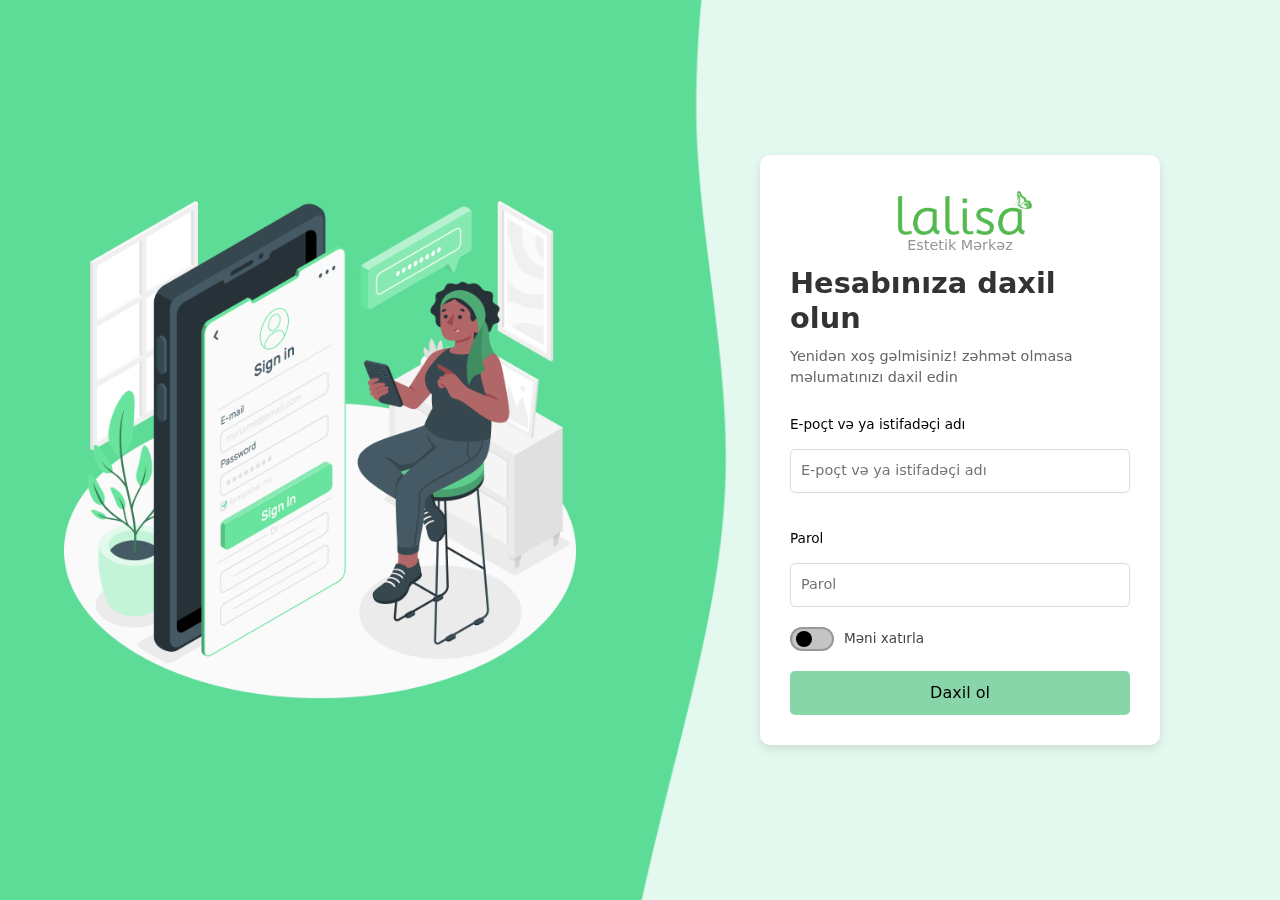
<file: index.html>
<!DOCTYPE html>
<html lang="en">
  <head>
    <meta charset="UTF-8" />
    <meta name="viewport" content="width=device-width, initial-scale=1.0" />
    <link rel="stylesheet" href="https://cdnjs.cloudflare.com/ajax/libs/font-awesome/6.7.1/css/all.min.css" integrity="sha512-5Hs3dF2AEPkpNAR7UiOHba+lRSJNeM2ECkwxUIxC1Q/FLycGTbNapWXB4tP889k5T5Ju8fs4b1P5z/iB4nMfSQ==" crossorigin="anonymous" referrerpolicy="no-referrer" />
    <link rel="stylesheet" href="styles/style.css" />
    <link rel="stylesheet" href="vendors/bootstrap.min.css" />
    <title>Lalisa - Login</title>
  </head>
  <body>
    <section id="main">
      <img class="clip-img" src="images/login-clip-path.png" alt="Clip">
      <section id="animation">
        <img src="images/login-animation.png" alt="Animation" />
      </section>
      <section id="login-form">
        <div class="main-box">
          <img src="images/logo-lalisa.png" alt="" />
          <p class="img-title">Estetik Mərkəz</p>
          <h2>Hesabınıza daxil olun</h2>
          <p>Yenidən xoş gəlmisiniz! zəhmət olmasa məlumatınızı daxil edin</p>
          <form action="">
            <div class="form-group">
              <label for="username">E-poçt və ya istifadəçi adı</label>
              <br />
              <input type="text" placeholder="E-poçt və ya istifadəçi adı" />
            </div>
            <div class="form-group">
              <label for="password">Parol</label>
              <br />
              <input type="password" placeholder="Parol" />
            </div>
            <div class="remember-me">
              <div class="remember-button" id="remember-toggle"></div>
              <input
                type="hidden"
                name="remember_me"
                id="remember-me-input"
                value="0"
              />
              <div class="remember-title">Məni xatırla</div>
            </div>
            <button class="submit">Daxil ol</button>
          </form>
        </div>
      </section>
    </section>

    <script src="scripts/main.js"></script>
  </body>
</html>
</file>
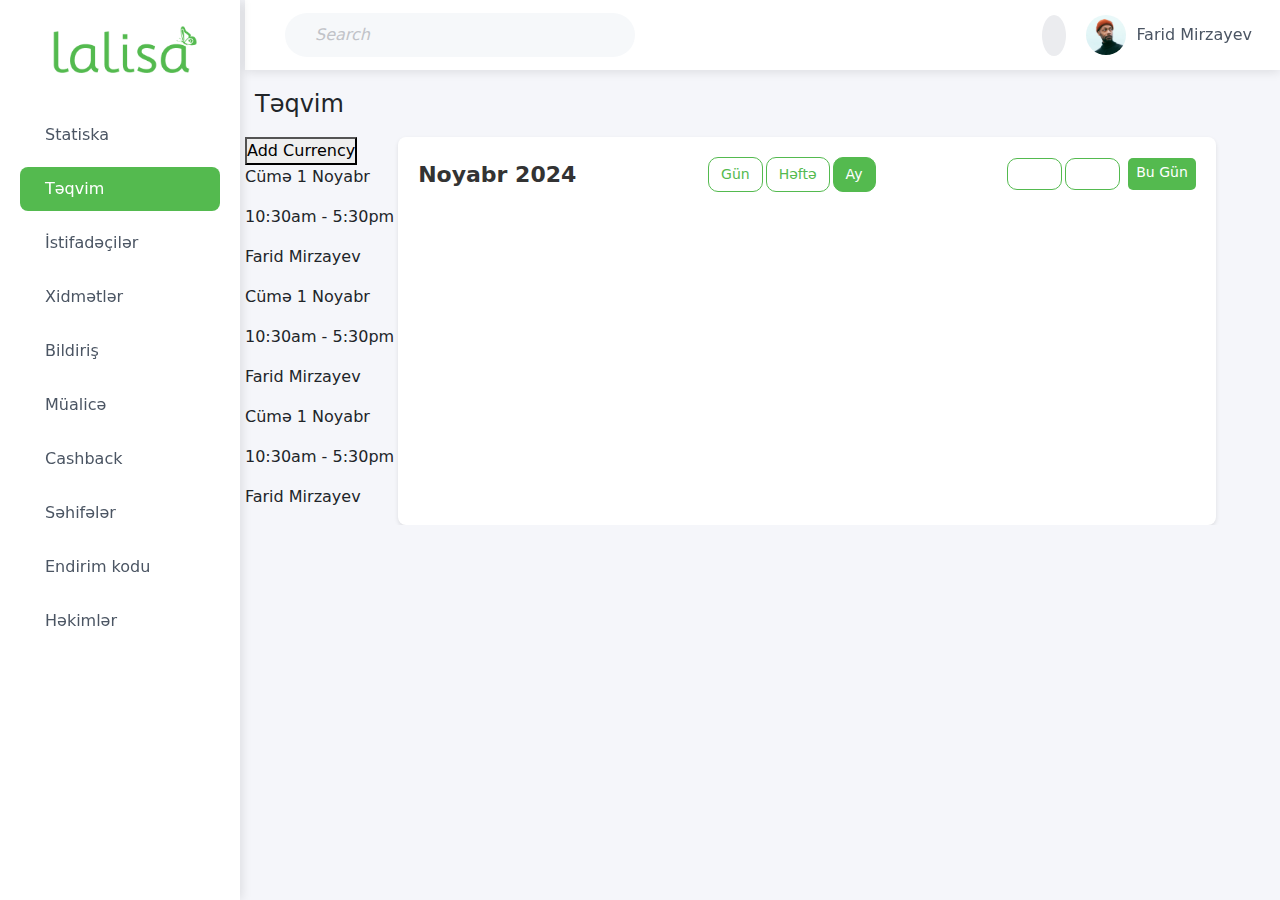
<file: calendar.html>
<!DOCTYPE html>
<html lang="en">
  <head>
    <meta charset="UTF-8" />
    <meta name="viewport" content="width=device-width, initial-scale=1.0" />
    <link
      rel="stylesheet"
      href="https://cdnjs.cloudflare.com/ajax/libs/font-awesome/6.7.1/css/all.min.css"
      integrity="sha512-5Hs3dF2AEPkpNAR7UiOHba+lRSJNeM2ECkwxUIxC1Q/FLycGTbNapWXB4tP889k5T5Ju8fs4b1P5z/iB4nMfSQ=="
      crossorigin="anonymous"
      referrerpolicy="no-referrer"
    />
    <link rel="stylesheet" href="styles/style.css" />
    <link rel="stylesheet" href="vendors/bootstrap.min.css" />
    <title>Lalisa - Calendar</title>
  </head>
  <body style="background-color: rgba(245, 246, 250, 1)">
    <section id="layout">
      <div id="sidebar">
        <div>
          <img src="images/logo-lalisa.png" alt="" />
        </div>
        <div class="sidebar-routes">
          <a href="#">
            <div class="route d-flex">
              <i class="fa-solid fa-envelope"></i>
              Statiska
            </div>
          </a>
          <a href="calendar.html">
            <div class="route d-flex active">
              <i class="fa-regular fa-calendar-days"></i>
              Təqvim
            </div>
          </a>
          <a href="users.html">
            <div class="route d-flex">
              <i class="fa-solid fa-user"></i>
              İstifadəçilər
            </div>
          </a>
          <a href="#">
            <div class="route d-flex">
              <i class="fa-solid fa-gear"></i>
              Xidmətlər
            </div>
          </a>
          <a href="notification.html">
            <div class="route d-flex">
              <i class="fa-regular fa-message"></i>
              Bildiriş
            </div>
          </a>
          <a href="#">
            <div class="route d-flex">
              <i class="fa-regular fa-heart"></i>
              Müalicə
            </div>
          </a>
          <a href="cashback.html">
            <div class="route d-flex">
              <i class="fa-solid fa-wallet"></i>
              Cashback
            </div>
          </a>
          <a href="#">
            <div class="route d-flex">
              <i class="fa-solid fa-file-lines"></i>
              Səhifələr
            </div>
          </a>
          <a href="discount-code.html">
            <div class="route d-flex">
              <i class="fa-solid fa-square-binary"></i>
              Endirim kodu
            </div>
          </a>
          <a href="#">
            <div class="route d-flex">
              <i class="fa-solid fa-heart-pulse"></i>
             Həkimlər
            </div>
          </a>
        </div>
      </div>
      <div id="responsive-sidebar">
        <div>
          <img src="images/small-logo.png" alt="" />
        </div>
        <div class="sidebar-routes">
          <div class="route d-flex">
            <a href="#">
              <i class="fa-solid fa-envelope"></i>
            </a>
          </div>
          <div class="route d-flex active">
            <a href="calendar.html">
              <i class="fa-regular fa-calendar-days"></i>
            </a>
          </div>
          <div class="route d-flex">
            <a href="users.html">
              <i class="fa-solid fa-user"></i>
            </a>
          </div>
          <div class="route d-flex">
            <a href="#">
              <i class="fa-solid fa-gear"></i>
            </a>
          </div>
          <div class="route d-flex">
            <a href="notification.html">
              <i class="fa-regular fa-message"></i>
            </a>
          </div>
          <div class="route d-flex">
            <a href="#">
              <i class="fa-regular fa-heart"></i>
            </a>
          </div>
          <div class="route d-flex">
            <a href="cashback.html">
              <i class="fa-solid fa-wallet"></i>
            </a>
          </div>
          <div class="route d-flex">
            <a href="#">
              <i class="fa-solid fa-file-lines"></i>
            </a>
          </div>
          <div class="route d-flex">
            <a href="discount-code.html">
              <i class="fa-solid fa-square-binary"></i>
            </a>
          </div>
          <div class="route d-flex">
            <a href="#">
              <i class="fa-solid fa-heart-pulse"></i>
            </a>
          </div>
        </div>
      </div>
      <div id="navbar">
        <div class="navbar-container">
          <div class="d-flex align-items-center">
            <div>
              <i class="fa-solid fa-bars"></i>
              <i class="fa-solid fa-arrow-right d-none"></i>
            </div>
            <div class="search-box">
              <i class="fa-solid fa-magnifying-glass"></i
              ><input type="search" placeholder="Search" />
            </div>
          </div>
          <div class="d-flex align-items-center">
            <div>
              <i class="fa-regular fa-bell"></i>
            </div>
            <div class="d-flex align-items-center">
              <div>
                <img
                  class="user-picture"
                  src="images/mini-profile-picture.png"
                  alt=""
                />
              </div>
              <div class="d-flex align-items-center">
                <div class="username">Farid Mirzayev</div>
                <div><i class="fa-solid fa-chevron-down"></i></div>
              </div>
            </div>
          </div>
        </div>
      </div>
    </section>

    <section id="slot">
      <div class="slot-title">
        <h4>Təqvim</h4>
      </div>

      <div class="d-flex gap-1 curr-and-cal">
        <div class="currency-container">
          <div class="currency-button-box">
            <button>
              <i class="fa-regular fa-square-plus"></i> Add Currency
            </button>
          </div>

          <div class="currencies">
            <div class="currency">
              <div class="status-indicator orange"></div>
              <div class="currency-details">
                <div class="d-flex justify-content-between align-items-center">
                  <div>
                    <p class="date">Cümə 1 Noyabr</p>
                    <p class="time">10:30am - 5:30pm</p>
                    <p class="name">Farid Mirzayev</p>
                  </div>
                  <div>
                    <i class="fa-solid fa-ellipsis-vertical"></i>
                  </div>
                </div>
              </div>
            </div>
            <div class="currency">
              <div class="status-indicator green"></div>
              <div class="currency-details">
                <div class="d-flex justify-content-between align-items-center">
                  <div>
                    <p class="date">Cümə 1 Noyabr</p>
                    <p class="time">10:30am - 5:30pm</p>
                    <p class="name">Farid Mirzayev</p>
                  </div>
                  <div>
                    <i class="fa-solid fa-ellipsis-vertical"></i>
                  </div>
                </div>
              </div>
            </div>
            <div class="currency">
              <div class="status-indicator blue"></div>
              <div class="currency-details">
                <div class="d-flex justify-content-between align-items-center">
                  <div>
                    <p class="date">Cümə 1 Noyabr</p>
                    <p class="time">10:30am - 5:30pm</p>
                    <p class="name">Farid Mirzayev</p>
                  </div>
                  <div>
                    <i class="fa-solid fa-ellipsis-vertical"></i>
                  </div>
                </div>
              </div>
            </div>
          </div>
        </div>
        <div class="calendar-container">
          <div class="header d-flex justify-content-between align-items-center">
            <div class="present-month" id="presentMonth">Noyabr 2024</div>
            <div class="view-options d-flex">
              <div class="view-option">Gün</div>
              <div class="view-option">Həftə</div>
              <div class="view-option active">Ay</div>
            </div>
            <div class="d-flex rightside gap-2">
              <div class="arrows d-flex">
                <div class="arrow prev-arrow">
                  <i class="fa-solid fa-chevron-left"></i>
                </div>
                <div class="arrow next-arrow">
                  <i class="fa-solid fa-chevron-right"></i>
                </div>
              </div>
              <div class="today" id="todayButton">Bu Gün</div>
            </div>
          </div>
          <div class="calendar" id="calendarTable">
          </div>
        </div>
      </div>
    </section>

    <script src="scripts/sidebarToggle.js"></script>
    <script src="scripts/calendar.js"></script>
    <script src="scripts/main.js"></script>
  </body>
</html>
</file>
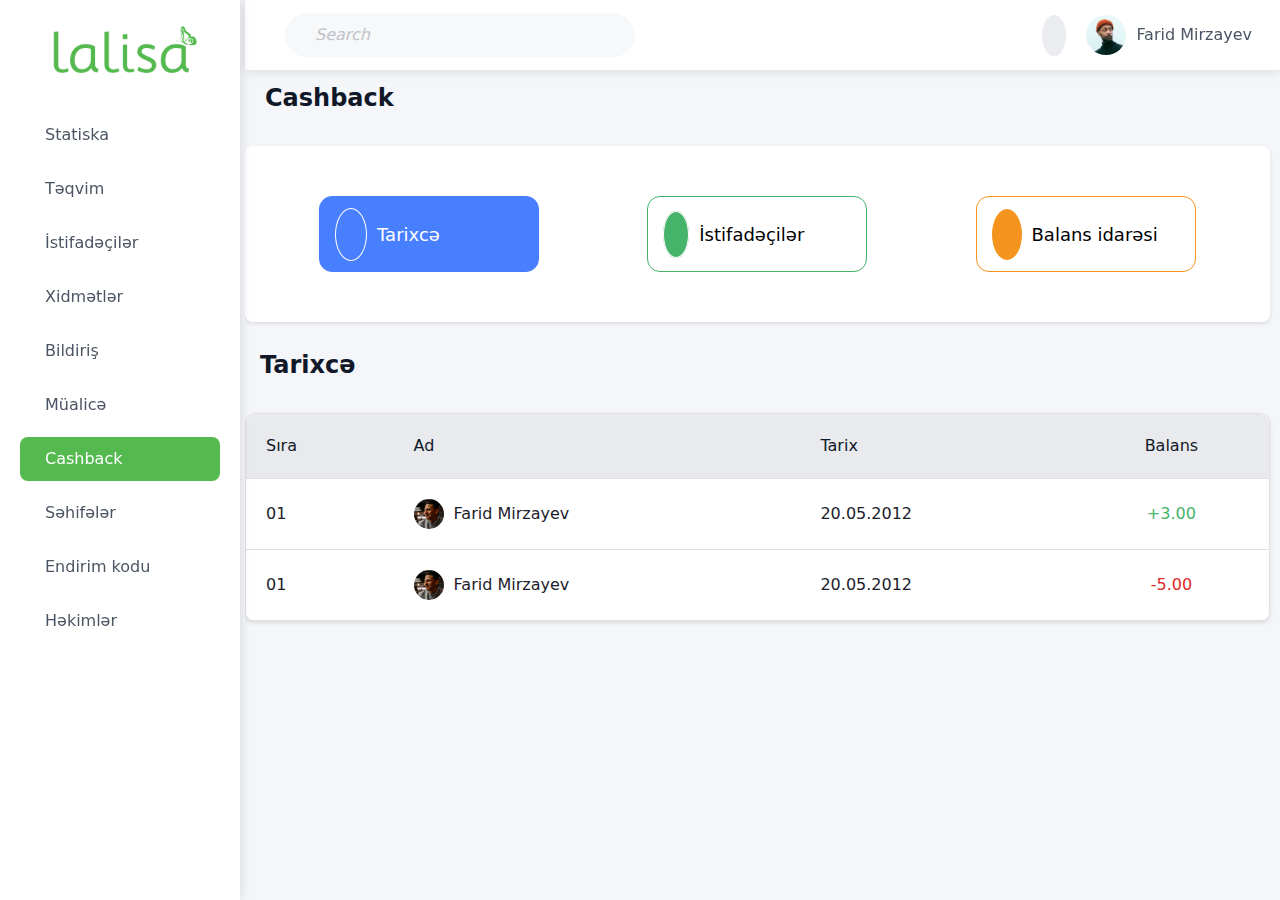
<file: cashback.html>
<!DOCTYPE html>
<html lang="en">
  <head>
    <meta charset="UTF-8" />
    <meta name="viewport" content="width=device-width, initial-scale=1.0" />
    <link
      rel="stylesheet"
      href="https://cdnjs.cloudflare.com/ajax/libs/font-awesome/6.7.1/css/all.min.css"
      integrity="sha512-5Hs3dF2AEPkpNAR7UiOHba+lRSJNeM2ECkwxUIxC1Q/FLycGTbNapWXB4tP889k5T5Ju8fs4b1P5z/iB4nMfSQ=="
      crossorigin="anonymous"
      referrerpolicy="no-referrer"
    />
    <link
      href="https://fonts.googleapis.com/css2?family=Poppins:ital,wght@0,100;0,200;0,300;0,400;0,500;0,600;0,700;0,800;0,900;1,100;1,200;1,300;1,400;1,500;1,600;1,700;1,800;1,900&display=swap"
      rel="stylesheet"
    />
    <link rel="stylesheet" href="styles/style.css" />
    <link rel="stylesheet" href="vendors/bootstrap.min.css" />
    <title>Lalisa - Users</title>
  </head>
  <body style="background-color: rgba(245, 246, 250, 1)">
    <section id="layout">
      <div id="sidebar">
        <div>
          <img src="images/logo-lalisa.png" alt="" />
        </div>
        <div class="sidebar-routes">
          <a href="statistics.html">
            <div class="route d-flex">
              <i class="fa-solid fa-chart-simple"></i>
              Statiska
            </div>
          </a>
          <a href="calendar.html">
            <div class="route d-flex">
              <i class="fa-regular fa-calendar-days"></i>
              Təqvim
            </div>
          </a>
          <a href="users.html">
            <div class="route d-flex">
              <i class="fa-solid fa-user"></i>
              İstifadəçilər
            </div>
          </a>
          <a href="#">
            <div class="route d-flex">
              <i class="fa-solid fa-gear"></i>
              Xidmətlər
            </div>
          </a>
          <a href="notification.html">
            <div class="route d-flex">
              <i class="fa-regular fa-message"></i>
              Bildiriş
            </div>
          </a>
          <a href="treatment.html">
            <div class="route d-flex">
              <i class="fa-regular fa-heart"></i>
              Müalicə
            </div>
          </a>
          <a href="cashback.html">
            <div class="route d-flex active">
              <i class="fa-solid fa-wallet"></i>
              Cashback
            </div>
          </a>
          <a href="#">
            <div class="route d-flex">
              <i class="fa-solid fa-file-lines"></i>
              Səhifələr
            </div>
          </a>
          <a href="discount-code.html">
            <div class="route d-flex">
              <i class="fa-solid fa-square-binary"></i>
              Endirim kodu
            </div>
          </a>
          <a href="doctors.html">
            <div class="route d-flex">
              <i class="fa-solid fa-heart-pulse"></i>
              Həkimlər
            </div>
          </a>
        </div>
      </div>
      <div id="responsive-sidebar">
        <div>
          <img src="images/small-logo.png" alt="" />
        </div>
        <div class="sidebar-routes">
          <div class="route d-flex">
            <a href="statistics.html">
              <i class="fa-solid fa-chart-simple"></i>
            </a>
          </div>
          <div class="route d-flex">
            <a href="calendar.html">
              <i class="fa-regular fa-calendar-days"></i>
            </a>
          </div>
          <div class="route d-flex">
            <a href="users.html">
              <i class="fa-solid fa-user"></i>
            </a>
          </div>
          <div class="route d-flex">
            <a href="#">
              <i class="fa-solid fa-gear"></i>
            </a>
          </div>
          <div class="route d-flex">
            <a href="notification.html">
              <i class="fa-regular fa-message"></i>
            </a>
          </div>
          <div class="route d-flex">
            <a href="treatment.html">
              <i class="fa-regular fa-heart"></i>
            </a>
          </div>
          <div class="route d-flex active">
            <a href="cashback.html">
              <i class="fa-solid fa-wallet"></i>
            </a>
          </div>
          <div class="route d-flex">
            <a href="#">
              <i class="fa-solid fa-file-lines"></i>
            </a>
          </div>
          <div class="route d-flex">
            <a href="discount-code.html">
              <i class="fa-solid fa-square-binary"></i>
            </a>
          </div>
          <div class="route d-flex">
            <a href="doctors.html">
              <i class="fa-solid fa-heart-pulse"></i>
            </a>
          </div>
        </div>
      </div>
      <div id="navbar">
        <div class="navbar-container">
          <div class="d-flex align-items-center">
            <div>
              <i class="fa-solid fa-bars"></i>
              <i class="fa-solid fa-arrow-right d-none"></i>
            </div>
            <div class="search-box">
              <i class="fa-solid fa-magnifying-glass"></i
              ><input type="search" placeholder="Search" />
            </div>
          </div>
          <div class="d-flex align-items-center">
            <div>
              <i class="fa-regular fa-bell"></i>
            </div>
            <div class="d-flex align-items-center">
              <div>
                <img
                  class="user-picture"
                  src="images/mini-profile-picture.png"
                  alt=""
                />
              </div>
              <div class="d-flex align-items-center">
                <div class="username">Farid Mirzayev</div>
                <div class="user-dropdown-menu-main">
                  <i class="fa-solid fa-chevron-down"></i>
                  <div class="user-dropdown-menu">
                    <button class="d-flex gap-2">
                      <i class="fa-solid fa-gear"></i>Tənzimləmələr
                    </button>
                    <button class="d-flex gap-2">
                      <i class="fa-solid fa-right-from-bracket"></i><a href="index.html">Çıxış</a>
                    </button>
                  </div>
                </div>
              </div>
            </div>
          </div>
        </div>
      </div>
    </section>

    <section id="slot">
      <div class="history-visible">
        <div class="history-cashback-table-upper">
          <div class="title">Cashback</div>
          <div
            class="cashback-big-buttons d-flex align-items-center justify-content-around"
          >
            <button class="history-button history-active">
              <i class="fa-solid fa-clock-rotate-left"></i>Tarixcə
            </button>
            <button class="users-button">
              <i class="fa-solid fa-user-check"></i>İstifadəçilər
            </button>
            <button class="budget-button">
              <i class="fa-solid fa-scale-balanced"></i>Balans idarəsi
            </button>
          </div>
        </div>
        <div class="history-middle-title">Tarixcə</div>
        <div class="history-cashback-table">
          <table>
            <thead>
              <tr>
                <th>
                  
                  Sıra
                </th>
                <th>Ad</th>
                <th>Tarix</th>
                <th>Balans</th>
              </tr>
            </thead>
            <tbody>
              <!-- Example row -->
              <tr>
                <td>
                  
                  01
                </td>
                <td>
                  <div class="user-info d-flex align-items-center">
                    <img src="images/user-mini-pic.png" alt="User" />
                    <span>Farid Mirzayev</span>
                  </div>
                </td>
                <td>20.05.2012</td>
                <td class="added-value">+3.00</td>
              </tr>
              <tr>
                <td>
                  
                  01
                </td>
                <td>
                  <div class="user-info d-flex align-items-center">
                    <img src="images/user-mini-pic.png" alt="User" />
                    <span>Farid Mirzayev</span>
                  </div>
                </td>
                <td>20.05.2012</td>
                <td class="removed-value">-5.00</td>
              </tr>
              <!-- Add more rows as needed -->
            </tbody>
          </table>
        </div>
      </div>

      <div class="users-visible">
        <div class="users-cashback-table-upper">
          <div class="title">Cashback</div>
          <div
            class="cashback-big-buttons d-flex align-items-center justify-content-around"
          >
            <button class="history-button">
              <i class="fa-solid fa-clock-rotate-left"></i>Tarixcə
            </button>
            <button class="users-button users-active">
              <i class="fa-solid fa-user-check"></i>İstifadəçilər
            </button>
            <button class="budget-button">
              <i class="fa-solid fa-scale-balanced"></i>Balans idarəsi
            </button>
          </div>
        </div>
        <div class="users-middle-title">
          <div class="title">İstifadəçilər</div>
          <div class="d-flex gap-3">
            <div class="search-box">
              <i class="fa-solid fa-magnifying-glass"></i
              ><input type="search" placeholder="Search" />
            </div>
            <div><button>Təsdiq et</button></div>
          </div>
        </div>
        <div class="users-cashback-table">
          <table>
            <thead>
              <tr>
                <th>
                  <label class="custom-checkbox">
                    <input type="checkbox" />
                    <span class="checkmark">
                      <i class="fa-solid fa-check"></i>
                    </span>
                  </label>
                  Sıra
                </th>
                <th>Ad</th>
                <th>Status</th>
              </tr>
            </thead>
            <tbody>
              <!-- Example row -->
              <tr>
                <td>
                  <label class="custom-checkbox">
                    <input type="checkbox" />
                    <span class="checkmark">
                      <i class="fa-solid fa-check"></i>
                    </span>
                  </label>
                  01
                </td>
                <td>
                  <div class="user-info d-flex align-items-center">
                    <img src="images/user-mini-pic.png" alt="User" />
                    <span>Farid Mirzayev</span>
                  </div>
                </td>
                <td><button class="toggle-status"></button></td>
              </tr>
              <tr>
                <td>
                  <label class="custom-checkbox">
                    <input type="checkbox" />
                    <span class="checkmark">
                      <i class="fa-solid fa-check"></i>
                    </span>
                  </label>
                  01
                </td>
                <td>
                  <div class="user-info d-flex align-items-center">
                    <img src="images/user-mini-pic.png" alt="User" />
                    <span>Farid Mirzayev</span>
                  </div>
                </td>
                <td><button class="toggle-status"></button></td>
              </tr>
              <!-- Add more rows as needed -->
            </tbody>
          </table>
        </div>
      </div>

      <div class="budget-visible">
        <div class="budget-cashback-table-upper">
          <div class="title">Cashback</div>
          <div
            class="cashback-big-buttons d-flex align-items-center justify-content-around"
          >
            <button class="history-button">
              <i class="fa-solid fa-clock-rotate-left"></i>Tarixcə
            </button>
            <button class="users-button">
              <i class="fa-solid fa-user-check"></i>İstifadəçilər
            </button>
            <button class="budget-button budget-active">
              <i class="fa-solid fa-scale-balanced"></i>Balans idarəsi
            </button>
          </div>
        </div>
        <div class="budget-middle-title">
          <div class="title">Balans idarəsi</div>
          <div class="d-flex gap-3">
            <div class="search-box">
              <i class="fa-solid fa-magnifying-glass"></i
              ><input type="search" placeholder="Search" />
            </div>
            <div><button>Təsdiq et</button></div>
          </div>
        </div>
        <div class="budget-cashback-table">
          <table>
            <thead>
              <tr>
                <th>
                 
                  Sıra
                </th>
                <th>Ad</th>
                <th>Balans</th>
              </tr>
            </thead>
            <tbody>
              <!-- Example row -->
              <tr>
                <td>
                 
                  01
                </td>
                <td>
                  <div class="user-info d-flex align-items-center">
                    <img src="images/user-mini-pic.png" alt="User" />
                    <span>Farid Mirzayev</span>
                  </div>
                </td>
                <td class="added-value">+3.00 <i class="editicon fa-regular fa-pen-to-square"></i></td>
              </tr>
              <tr>
                <td>
                 
                  01
                </td>
                <td>
                  <div class="user-info d-flex align-items-center">
                    <img src="images/user-mini-pic.png" alt="User" />
                    <span>Farid Mirzayev</span>
                  </div>
                </td>
                <td class="added-value">+3.00 <i class="editicon fa-regular fa-pen-to-square"></i></td>
              </tr>
              <!-- Add more rows as needed -->
            </tbody>
          </table>
        </div>
      </div>
    </section>

    <script src="scripts/cashback.js"></script>
    <script src="scripts/users.js"></script>
    <script src="scripts/discount-code.js"></script>
    <script src="scripts/sidebarToggle.js"></script>
    <script src="scripts/main.js"></script>
  </body>
</html>
</file>
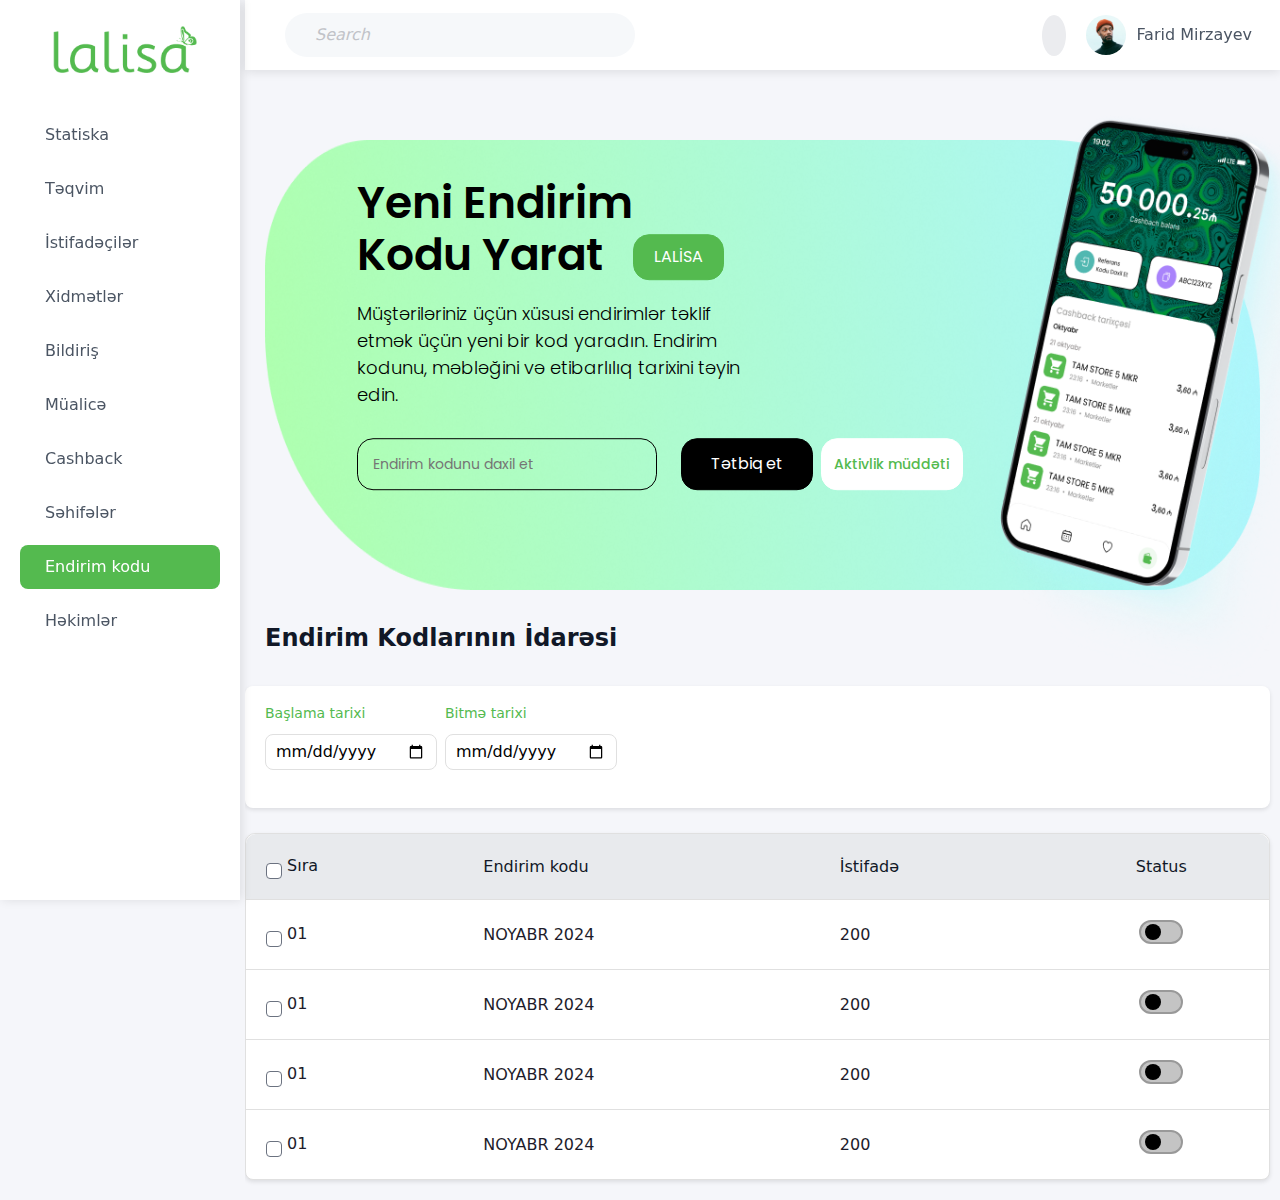
<file: discount-code.html>
<!DOCTYPE html>
<html lang="en">
  <head>
    <meta charset="UTF-8" />
    <meta name="viewport" content="width=device-width, initial-scale=1.0" />
    <link
      rel="stylesheet"
      href="https://cdnjs.cloudflare.com/ajax/libs/font-awesome/6.7.1/css/all.min.css"
      integrity="sha512-5Hs3dF2AEPkpNAR7UiOHba+lRSJNeM2ECkwxUIxC1Q/FLycGTbNapWXB4tP889k5T5Ju8fs4b1P5z/iB4nMfSQ=="
      crossorigin="anonymous"
      referrerpolicy="no-referrer"
    />
    <link
      href="https://fonts.googleapis.com/css2?family=Poppins:ital,wght@0,100;0,200;0,300;0,400;0,500;0,600;0,700;0,800;0,900;1,100;1,200;1,300;1,400;1,500;1,600;1,700;1,800;1,900&display=swap"
      rel="stylesheet"
    />
    <link rel="stylesheet" href="styles/style.css" />
    <link rel="stylesheet" href="vendors/bootstrap.min.css" />
    <title>Lalisa - Users</title>
  </head>
  <body style="background-color: rgba(245, 246, 250, 1)">
    <section id="layout">
      <div id="sidebar">
        <div>
          <img src="images/logo-lalisa.png" alt="" />
        </div>
        <div class="sidebar-routes">
          <a href="statistics.html">
            <div class="route d-flex">
              <i class="fa-solid fa-chart-simple"></i>
              Statiska
            </div>
          </a>
          <a href="calendar.html">
            <div class="route d-flex">
              <i class="fa-regular fa-calendar-days"></i>
              Təqvim
            </div>
          </a>
          <a href="users.html">
            <div class="route d-flex">
              <i class="fa-solid fa-user"></i>
              İstifadəçilər
            </div>
          </a>
          <a href="#">
            <div class="route d-flex">
              <i class="fa-solid fa-gear"></i>
              Xidmətlər
            </div>
          </a>
          <a href="notification.html">
            <div class="route d-flex">
              <i class="fa-regular fa-message"></i>
              Bildiriş
            </div>
          </a>
          <a href="treatment.html">
            <div class="route d-flex">
              <i class="fa-regular fa-heart"></i>
              Müalicə
            </div>
          </a>
          <a href="cashback.html">
            <div class="route d-flex">
              <i class="fa-solid fa-wallet"></i>
              Cashback
            </div>
          </a>
          <a href="#">
            <div class="route d-flex">
              <i class="fa-solid fa-file-lines"></i>
              Səhifələr
            </div>
          </a>
          <a href="discount-code.html">
            <div class="route d-flex active">
              <i class="fa-solid fa-square-binary"></i>
              Endirim kodu
            </div>
          </a>
          <a href="doctors.html">
            <div class="route d-flex">
              <i class="fa-solid fa-heart-pulse"></i>
              Həkimlər
            </div>
          </a>
        </div>
      </div>
      <div id="responsive-sidebar">
        <div>
          <img src="images/small-logo.png" alt="" />
        </div>
        <div class="sidebar-routes">
          <div class="route d-flex">
            <a href="statistics.html">
              <i class="fa-solid fa-chart-simple"></i>
            </a>
          </div>
          <div class="route d-flex">
            <a href="calendar.html">
              <i class="fa-regular fa-calendar-days"></i>
            </a>
          </div>
          <div class="route d-flex">
            <a href="users.html">
              <i class="fa-solid fa-user"></i>
            </a>
          </div>
          <div class="route d-flex">
            <a href="#">
              <i class="fa-solid fa-gear"></i>
            </a>
          </div>
          <div class="route d-flex">
            <a href="notification.html">
              <i class="fa-regular fa-message"></i>
            </a>
          </div>
          <div class="route d-flex">
            <a href="treatment.html">
              <i class="fa-regular fa-heart"></i>
            </a>
          </div>
          <div class="route d-flex">
            <a href="cashback.html">
              <i class="fa-solid fa-wallet"></i>
            </a>
          </div>
          <div class="route d-flex">
            <a href="#">
              <i class="fa-solid fa-file-lines"></i>
            </a>
          </div>
          <div class="route d-flex active">
            <a href="discount-code.html">
              <i class="fa-solid fa-square-binary"></i>
            </a>
          </div>
          <div class="route d-flex">
            <a href="doctors.html">
              <i class="fa-solid fa-heart-pulse"></i>
            </a>
          </div>
        </div>
      </div>
      <div id="navbar">
        <div class="navbar-container">
          <div class="d-flex align-items-center">
            <div>
              <i class="fa-solid fa-bars"></i>
              <i class="fa-solid fa-arrow-right d-none"></i>
            </div>
            <div class="search-box">
              <i class="fa-solid fa-magnifying-glass"></i
              ><input type="search" placeholder="Search" />
            </div>
          </div>
          <div class="d-flex align-items-center">
            <div>
              <i class="fa-regular fa-bell"></i>
            </div>
            <div class="d-flex align-items-center">
              <div>
                <img
                  class="user-picture"
                  src="images/mini-profile-picture.png"
                  alt=""
                />
              </div>
              <div class="d-flex align-items-center">
                <div class="username">Farid Mirzayev</div>
                <div><i class="fa-solid fa-chevron-down"></i></div>
              </div>
            </div>
          </div>
        </div>
      </div>
    </section>

    <section id="slot">
      <div class="discount-upside-bg">
        <div class="discount-relative">
          <img src="images/discount-bg.png" alt="" />
          <div>
            <div class="discount-absolute">
              <div class="d-flex">
                <div>
                  <h1>Yeni Endirim<br />Kodu Yarat</h1>
                </div>
                <div class="absolute-button">
                  <button>LALİSA</button>
                </div>
              </div>
              <p>
                Müştəriləriniz üçün xüsusi endirimlər təklif etmək üçün yeni bir
                kod yaradın. Endirim kodunu, məbləğini və etibarlılıq tarixini
                təyin edin.
              </p>
              <div class="submit-code d-flex gap-4">
                <div>
                  <input type="text" placeholder="Endirim kodunu daxil et" />
                </div>
                <div class="code-buttons d-flex gap-2">
                  <button class="submit">Tətbiq et</button>
                  <button class="activity-time">Aktivlik müddəti</button>
                  <button class="infinity">Limitsiz</button>
                  <button class="with-time">1-30 gün</button>
                </div>
              </div>
            </div>
            <div class="discount-animation-absolute">
              <img src="images/discount-animation.png" alt="" />
            </div>
          </div>
        </div>
      </div>
      <div class="discount-code-table-upper">
        <div class="title">Endirim Kodlarının İdarəsi</div>
        <div class="date-filter d-flex gap-3">
          <div class="date-inputs d-flex gap-2">
            <div>
              <label for="start-date">Başlama tarixi</label>
              <br />
              <input type="date" />
            </div>
            <div>
              <label for="end-date">Bitmə tarixi</label>
              <br />
              <input type="date" />
            </div>
          </div>
        </div>
      </div>
      <div class="discount-table">
        <table>
          <thead>
            <tr>
              <th>
                <label class="custom-checkbox">
                  <input type="checkbox" />
                  <span class="checkmark">
                    <i class="fa-solid fa-check"></i>
                  </span>
                </label>
                Sıra
              </th>
              <th>Endirim kodu</th>
              <th>İstifadə</th>
              <th>Status</th>
            </tr>
          </thead>
          <tbody>
            <!-- Example row -->
            <tr>
              <td>
                <label class="custom-checkbox">
                  <input type="checkbox" />
                  <span class="checkmark">
                    <i class="fa-solid fa-check"></i>
                  </span>
                </label>
                01
              </td>
              <td>
                <div class="user-info d-flex align-items-center">
                  <span>NOYABR 2024</span>
                </div>
              </td>
              <td>200</td>
              <td><button class="toggle-status"></button></td>
            </tr>
            <tr>
              <td>
                <label class="custom-checkbox">
                  <input type="checkbox" />
                  <span class="checkmark">
                    <i class="fa-solid fa-check"></i>
                  </span>
                </label>
                01
              </td>
              <td>
                <div class="user-info d-flex align-items-center">
                  <span>NOYABR 2024</span>
                </div>
              </td>
              <td>200</td>
              <td><button class="toggle-status"></button></td>
            </tr>
            <tr>
              <td>
                <label class="custom-checkbox">
                  <input type="checkbox" />
                  <span class="checkmark">
                    <i class="fa-solid fa-check"></i>
                  </span>
                </label>
                01
              </td>
              <td>
                <div class="user-info d-flex align-items-center">
                  <span>NOYABR 2024</span>
                </div>
              </td>
              <td>200</td>
              <td><button class="toggle-status"></button></td>
            </tr>
            <tr>
              <td>
                <label class="custom-checkbox">
                  <input type="checkbox" />
                  <span class="checkmark">
                    <i class="fa-solid fa-check"></i>
                  </span>
                </label>
                01
              </td>
              <td>
                <div class="user-info d-flex align-items-center">
                  <span>NOYABR 2024</span>
                </div>
              </td>
              <td>200</td>
              <td><button class="toggle-status"></button></td>
            </tr>

            <!-- Add more rows as needed -->
          </tbody>
        </table>
      </div>
    </section>

    <script src="scripts/users.js"></script>
    <script src="scripts/discount-code.js"></script>
    <script src="scripts/sidebarToggle.js"></script>
    <script src="scripts/main.js"></script>
  </body>
</html>
</file>
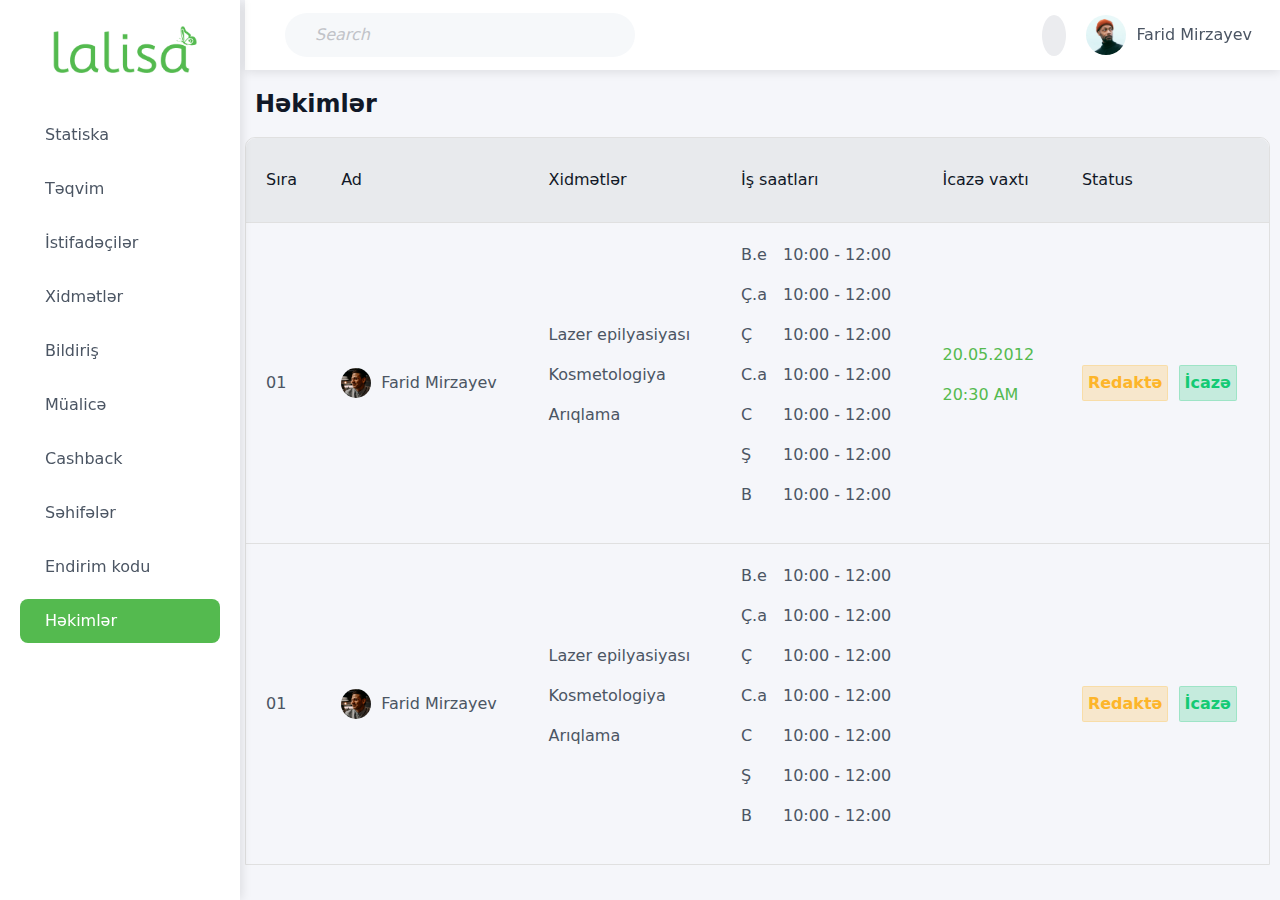
<file: doctors.html>
<!DOCTYPE html>
<html lang="en">
  <head>
    <meta charset="UTF-8" />
    <meta name="viewport" content="width=device-width, initial-scale=1.0" />
    <link
      rel="stylesheet"
      href="https://cdnjs.cloudflare.com/ajax/libs/font-awesome/6.7.1/css/all.min.css"
      integrity="sha512-5Hs3dF2AEPkpNAR7UiOHba+lRSJNeM2ECkwxUIxC1Q/FLycGTbNapWXB4tP889k5T5Ju8fs4b1P5z/iB4nMfSQ=="
      crossorigin="anonymous"
      referrerpolicy="no-referrer"
    />
    <link
      href="https://fonts.googleapis.com/css2?family=Poppins:ital,wght@0,100;0,200;0,300;0,400;0,500;0,600;0,700;0,800;0,900;1,100;1,200;1,300;1,400;1,500;1,600;1,700;1,800;1,900&display=swap"
      rel="stylesheet"
    />
    <link rel="stylesheet" href="styles/style.css" />
    <link rel="stylesheet" href="vendors/bootstrap.min.css" />
    <title>Lalisa - Users</title>
  </head>
  <body style="background-color: rgba(245, 246, 250, 1)">
    <section id="layout">
      <div id="sidebar">
        <div>
          <img src="images/logo-lalisa.png" alt="" />
        </div>
        <div class="sidebar-routes">
          <a href="#">
            <div class="route d-flex">
              <i class="fa-solid fa-envelope"></i>
              Statiska
            </div>
          </a>
          <a href="calendar.html">
            <div class="route d-flex">
              <i class="fa-regular fa-calendar-days"></i>
              Təqvim
            </div>
          </a>
          <a href="users.html">
            <div class="route d-flex">
              <i class="fa-solid fa-user"></i>
              İstifadəçilər
            </div>
          </a>
          <a href="#">
            <div class="route d-flex">
              <i class="fa-solid fa-gear"></i>
              Xidmətlər
            </div>
          </a>
          <a href="notification.html">
            <div class="route d-flex">
              <i class="fa-regular fa-message"></i>
              Bildiriş
            </div>
          </a>
          <a href="treatment.html">
            <div class="route d-flex">
              <i class="fa-regular fa-heart"></i>
              Müalicə
            </div>
          </a>
          <a href="cashback.html">
            <div class="route d-flex">
              <i class="fa-solid fa-wallet"></i>
              Cashback
            </div>
          </a>
          <a href="#">
            <div class="route d-flex">
              <i class="fa-solid fa-file-lines"></i>
              Səhifələr
            </div>
          </a>
          <a href="discount-code.html">
            <div class="route d-flex">
              <i class="fa-solid fa-square-binary"></i>
              Endirim kodu
            </div>
          </a>
          <a href="doctors.html">
            <div class="route d-flex active">
              <i class="fa-solid fa-heart-pulse"></i>
              Həkimlər
            </div>
          </a>
        </div>
      </div>
      <div id="responsive-sidebar">
        <div>
          <img src="images/small-logo.png" alt="" />
        </div>
        <div class="sidebar-routes">
          <div class="route d-flex">
            <a href="#">
              <i class="fa-solid fa-envelope"></i>
            </a>
          </div>
          <div class="route d-flex">
            <a href="calendar.html">
              <i class="fa-regular fa-calendar-days"></i>
            </a>
          </div>
          <div class="route d-flex">
            <a href="users.html">
              <i class="fa-solid fa-user"></i>
            </a>
          </div>
          <div class="route d-flex">
            <a href="#">
              <i class="fa-solid fa-gear"></i>
            </a>
          </div>
          <div class="route d-flex">
            <a href="notification.html">
              <i class="fa-regular fa-message"></i>
            </a>
          </div>
          <div class="route d-flex">
            <a href="treatment.html">
              <i class="fa-regular fa-heart"></i>
            </a>
          </div>
          <div class="route d-flex">
            <a href="cashback.html">
              <i class="fa-solid fa-wallet"></i>
            </a>
          </div>
          <div class="route d-flex">
            <a href="#">
              <i class="fa-solid fa-file-lines"></i>
            </a>
          </div>
          <div class="route d-flex">
            <a href="discount-code.html">
              <i class="fa-solid fa-square-binary"></i>
            </a>
          </div>
          <div class="route d-flex active">
            <a href="#">
              <i class="fa-solid fa-heart-pulse"></i>
            </a>
          </div>
        </div>
      </div>
      <div id="navbar">
        <div class="navbar-container">
          <div class="d-flex align-items-center">
            <div>
              <i class="fa-solid fa-bars"></i>
              <i class="fa-solid fa-arrow-right d-none"></i>
            </div>
            <div class="search-box">
              <i class="fa-solid fa-magnifying-glass"></i
              ><input type="search" placeholder="Search" />
            </div>
          </div>
          <div class="d-flex align-items-center">
            <div>
              <i class="fa-regular fa-bell"></i>
            </div>
            <div class="d-flex align-items-center">
              <div>
                <img
                  class="user-picture"
                  src="images/mini-profile-picture.png"
                  alt=""
                />
              </div>
              <div class="d-flex align-items-center">
                <div class="username">Farid Mirzayev</div>
                <div><i class="fa-solid fa-chevron-down"></i></div>
              </div>
            </div>
          </div>
        </div>
      </div>
    </section>

    <section id="slot">
      <div class="doctors-title">
        <h2>Həkimlər</h2>
      </div>
      <div class="doctors-table">
        <table>
          <thead>
            <tr>
              <th>Sıra</th>
              <th>Ad</th>
              <th>Xidmətlər</th>
              <th>İş saatları</th>
              <th class="doctor-permission-time dp-none-first">İcazə vaxtı</th>
              <th>Status</th>
            </tr>
          </thead>
          <tbody>
            <!-- Example row -->
            <tr>
              <td>01</td>
              <td>
                <div class="user-info d-flex align-items-center">
                  <img src="images/user-mini-pic.png" alt="User" />
                  <span>Farid Mirzayev</span>
                </div>
              </td>
              <td>
                <p>Lazer epilyasiyası</p>
                <p>Kosmetologiya</p>
                <p>Arıqlama</p>
              </td>
              <td>
                <div class="d-flex gap-3">
                  <div class="week-days">
                    <p>B.e</p>
                    <p>Ç.a</p>
                    <p>Ç</p>
                    <p>C.a</p>
                    <p>C</p>
                    <p>Ş</p>
                    <p>B</p>
                  </div>
                  <div class="hours-range">
                    <p>10:00 - 12:00</p>
                    <p>10:00 - 12:00</p>
                    <p>10:00 - 12:00</p>
                    <p>10:00 - 12:00</p>
                    <p>10:00 - 12:00</p>
                    <p>10:00 - 12:00</p>
                    <p>10:00 - 12:00</p>
                  </div>
                </div>
              </td>
              <td class="doctor-permission dp-none-second">
                <p class="doctor-permission-date">20.05.2012</p>
                <p class="doctor-permission-hour">20:30 AM</p>
              </td>
              <td>
                <div class="status-btns">
                  <button class="doctor-edit-btn">Redaktə</button>
                  <button class="doctor-permission-btn">İcazə</button>
                </div>
              </td>
            </tr>
            <tr>
              <td>01</td>
              <td>
                <div class="user-info d-flex align-items-center">
                  <img src="images/user-mini-pic.png" alt="User" />
                  <span>Farid Mirzayev</span>
                </div>
              </td>
              <td>
                <p>Lazer epilyasiyası</p>
                <p>Kosmetologiya</p>
                <p>Arıqlama</p>
              </td>
              <td>
                <div class="d-flex gap-3">
                  <div class="week-days">
                    <p>B.e</p>
                    <p>Ç.a</p>
                    <p>Ç</p>
                    <p>C.a</p>
                    <p>C</p>
                    <p>Ş</p>
                    <p>B</p>
                  </div>
                  <div class="hours-range">
                    <p>10:00 - 12:00</p>
                    <p>10:00 - 12:00</p>
                    <p>10:00 - 12:00</p>
                    <p>10:00 - 12:00</p>
                    <p>10:00 - 12:00</p>
                    <p>10:00 - 12:00</p>
                    <p>10:00 - 12:00</p>
                  </div>
                </div>
              </td>
              <td class="doctor-permission dp-none-second">
                <i class="fa-solid fa-circle-xmark"></i>
              </td>
              <td>
                <div class="status-btns">
                  <button class="doctor-edit-btn">Redaktə</button>
                  <button class="doctor-permission-btn">İcazə</button>
                </div>
              </td>
            </tr>
            <!-- Add more rows as needed -->
          </tbody>
        </table>
      </div>
    </section>

    <script src="scripts/doctor.js"></script>
    <script src="scripts/cashback.js"></script>
    <script src="scripts/users.js"></script>
    <script src="scripts/discount-code.js"></script>
    <script src="scripts/sidebarToggle.js"></script>
    <script src="scripts/main.js"></script>
  </body>
</html>
</file>
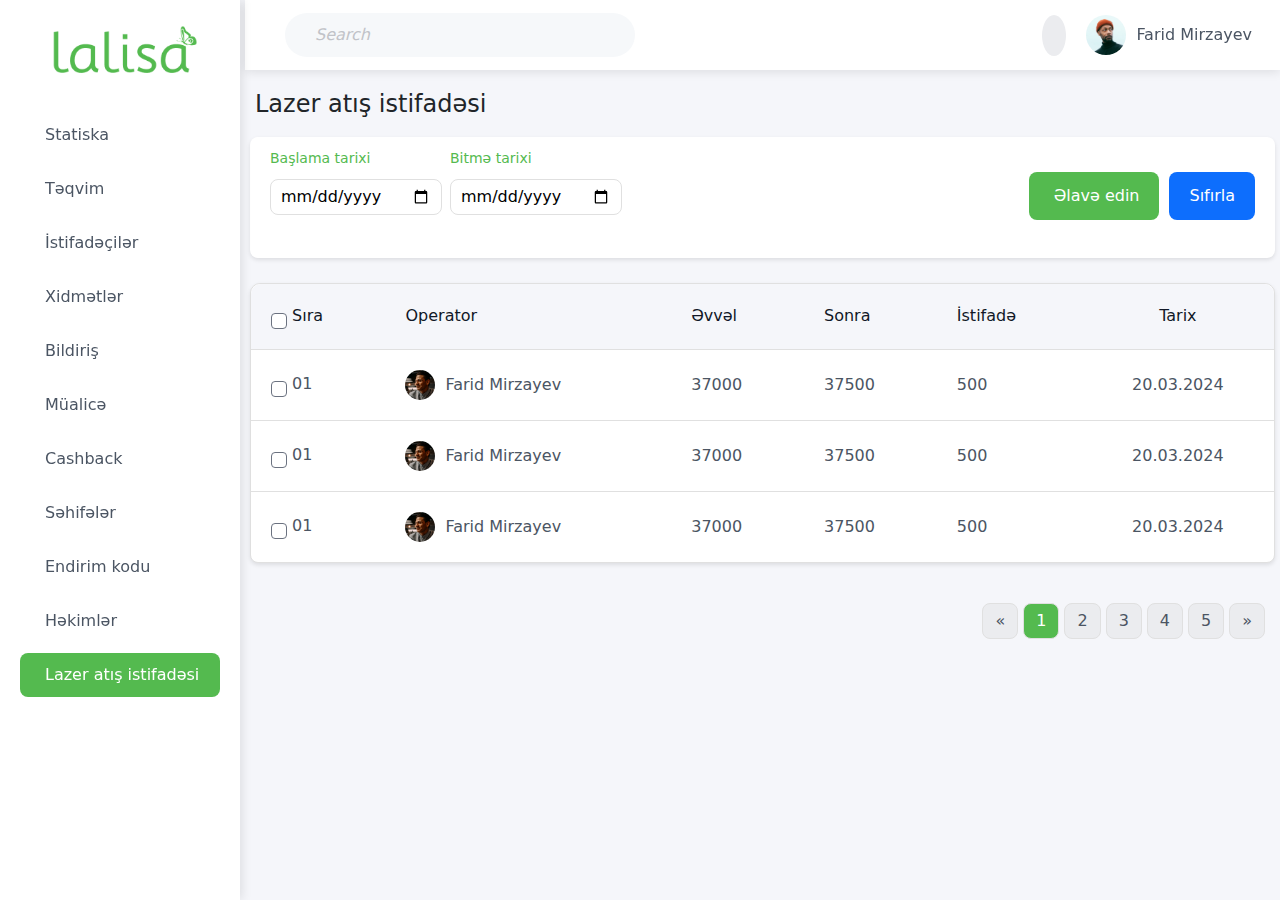
<file: laser.html>
<!DOCTYPE html>
<html lang="en">
  <head>
    <meta charset="UTF-8" />
    <meta name="viewport" content="width=device-width, initial-scale=1.0" />
    <link
      rel="stylesheet"
      href="https://cdnjs.cloudflare.com/ajax/libs/font-awesome/6.7.1/css/all.min.css"
      integrity="sha512-5Hs3dF2AEPkpNAR7UiOHba+lRSJNeM2ECkwxUIxC1Q/FLycGTbNapWXB4tP889k5T5Ju8fs4b1P5z/iB4nMfSQ=="
      crossorigin="anonymous"
      referrerpolicy="no-referrer"
    />
    <link rel="stylesheet" href="styles/style.css" />
    <link rel="stylesheet" href="vendors/bootstrap.min.css" />
    <title>Lalisa - Users</title>
  </head>
  <body style="background-color: rgba(245, 246, 250, 1)">
    <section id="layout">
      <div id="sidebar">
        <div>
          <img src="images/logo-lalisa.png" alt="" />
        </div>
        <div class="sidebar-routes">
          <a href="statistics.html">
            <div class="route d-flex">
              <i class="fa-solid fa-chart-simple"></i>
              Statiska
            </div>
          </a>
          <a href="calendar.html">
            <div class="route d-flex">
              <i class="fa-regular fa-calendar-days"></i>
              Təqvim
            </div>
          </a>
          <a href="users.html">
            <div class="route d-flex">
              <i class="fa-solid fa-user"></i>
              İstifadəçilər
            </div>
          </a>
          <a href="services.html">
            <div class="route d-flex">
              <i class="fa-solid fa-gear"></i>
              Xidmətlər
            </div>
          </a>
          <a href="notification.html">
            <div class="route d-flex">
              <i class="fa-regular fa-message"></i>
              Bildiriş
            </div>
          </a>
          <a href="treatment.html">
            <div class="route d-flex">
              <i class="fa-regular fa-heart"></i>
              Müalicə
            </div>
          </a>
          <a href="cashback.html">
            <div class="route d-flex">
              <i class="fa-solid fa-wallet"></i>
              Cashback
            </div>
          </a>
          <a href="#">
            <div class="route d-flex">
              <i class="fa-solid fa-file-lines"></i>
              Səhifələr
            </div>
          </a>
          <a href="discount-code.html">
            <div class="route d-flex">
              <i class="fa-solid fa-square-binary"></i>
              Endirim kodu
            </div>
          </a>
          <a href="doctors.html">
            <div class="route d-flex">
              <i class="fa-solid fa-heart-pulse"></i>
              Həkimlər
            </div>
          </a>
          <a href="laser.html">
            <div class="route d-flex active">
              <i class="fa-solid fa-charging-station"></i>
              Lazer atış istifadəsi
            </div>
          </a>
        </div>
      </div>
      <div id="responsive-sidebar">
        <div>
          <img src="images/small-logo.png" alt="" />
        </div>
        <div class="sidebar-routes">
          <div class="route d-flex">
            <a href="statistics.html">
              <i class="fa-solid fa-chart-simple"></i>
            </a>
          </div>
          <div class="route d-flex">
            <a href="calendar.html">
              <i class="fa-regular fa-calendar-days"></i>
            </a>
          </div>
          <div class="route d-flex">
            <a href="users.html">
              <i class="fa-solid fa-user"></i>
            </a>
          </div>
          <div class="route d-flex">
            <a href="services.html">
              <i class="fa-solid fa-gear"></i>
            </a>
          </div>
          <div class="route d-flex">
            <a href="notification.html">
              <i class="fa-regular fa-message"></i>
            </a>
          </div>
          <div class="route d-flex">
            <a href="treatment.html">
              <i class="fa-regular fa-heart"></i>
            </a>
          </div>
          <div class="route d-flex">
            <a href="cashback.html">
              <i class="fa-solid fa-wallet"></i>
            </a>
          </div>
          <div class="route d-flex">
            <a href="#">
              <i class="fa-solid fa-file-lines"></i>
            </a>
          </div>
          <div class="route d-flex">
            <a href="discount-code.html">
              <i class="fa-solid fa-square-binary"></i>
            </a>
          </div>
          <div class="route d-flex">
            <a href="doctors.html">
              <i class="fa-solid fa-heart-pulse"></i>
            </a>
          </div>
          <div class="route d-flex active">
            <a href="laser.html">
              <i class="fa-solid fa-charging-station"></i>
            </a>
          </div>
        </div>
      </div>
      <div id="navbar">
        <div class="navbar-container">
          <div class="d-flex align-items-center">
            <div>
              <i class="fa-solid fa-bars"></i>
              <i class="fa-solid fa-arrow-right d-none"></i>
            </div>
            <div class="search-box">
              <i class="fa-solid fa-magnifying-glass"></i
              ><input type="search" placeholder="Search" />
            </div>
          </div>
          <div class="d-flex align-items-center">
            <div>
              <i class="fa-regular fa-bell"></i>
            </div>
            <div class="d-flex align-items-center">
              <div>
                <img
                  class="user-picture"
                  src="images/mini-profile-picture.png"
                  alt=""
                />
              </div>
              <div class="d-flex align-items-center">
                <div class="username">Farid Mirzayev</div>
                <div class="user-dropdown-menu-main">
                  <i class="fa-solid fa-chevron-down"></i>
                  <div class="user-dropdown-menu">
                    <button class="d-flex gap-2">
                      <i class="fa-solid fa-gear"></i>Tənzimləmələr
                    </button>
                    <button class="d-flex gap-2">
                      <i class="fa-solid fa-right-from-bracket"></i
                      ><a href="index.html">Çıxış</a>
                    </button>
                  </div>
                </div>
              </div>
            </div>
          </div>
        </div>
      </div>
    </section>

    <section id="slot">
      <div class="slot-title">
        <h4>Lazer atış istifadəsi</h4>
      </div>
      <div class="laser-bg">
        <div
          class="search-and-filter-laser d-flex justify-content-between align-items-center"
        >
          <div class="filter d-flex gap-3">
            <div class="date-inputs d-flex gap-2">
              <div>
                <label for="start-date">Başlama tarixi</label>
                <br />
                <input type="date" />
              </div>
              <div>
                <label for="end-date">Bitmə tarixi</label>
                <br />
                <input type="date" />
              </div>
            </div>
          </div>
          <div class="button-section d-flex align-items-center">
            <button class="laser-add"><i class="fa-solid fa-plus"></i> Əlavə edin</button>
            <button class="laser-reset">Sıfırla</button>
          </div>
        </div>
        <div class="laser-table">
          <table>
            <thead>
              <tr>
                <th>
                  <label class="custom-checkbox">
                    <input type="checkbox" />
                    <span class="checkmark">
                      <i class="fa-solid fa-check"></i>
                    </span>
                  </label>
                  Sıra
                </th>
                <th>Operator</th>
                <th>Əvvəl</th>
                <th>Sonra</th>
                <th>İstifadə</th>
                <th>Tarix</th>
              </tr>
            </thead>
            <tbody>
              <!-- Example row -->
              <tr>
                <td>
                  <label class="custom-checkbox">
                    <input type="checkbox" />
                    <span class="checkmark">
                      <i class="fa-solid fa-check"></i>
                    </span>
                  </label>
                  01
                </td>
                <td>
                  <div class="user-info d-flex align-items-center">
                    <img src="images/user-mini-pic.png" alt="User" />
                    <span>Farid Mirzayev</span>
                  </div>
                </td>
                <td>37000</td>
                <td>37500</td>
                <td>500</td>
                <td>20.03.2024</td>
              </tr>
              <tr>
                <td>
                  <label class="custom-checkbox">
                    <input type="checkbox" />
                    <span class="checkmark">
                      <i class="fa-solid fa-check"></i>
                    </span>
                  </label>
                  01
                </td>
                <td>
                  <div class="user-info d-flex align-items-center">
                    <img src="images/user-mini-pic.png" alt="User" />
                    <span>Farid Mirzayev</span>
                  </div>
                </td>
                <td>37000</td>
                <td>37500</td>
                <td>500</td>
                <td>20.03.2024</td>
              </tr>
              <tr>
                <td>
                  <label class="custom-checkbox">
                    <input type="checkbox" />
                    <span class="checkmark">
                      <i class="fa-solid fa-check"></i>
                    </span>
                  </label>
                  01
                </td>
                <td>
                  <div class="user-info d-flex align-items-center">
                    <img src="images/user-mini-pic.png" alt="User" />
                    <span>Farid Mirzayev</span>
                  </div>
                </td>
                <td>37000</td>
                <td>37500</td>
                <td>500</td>
                <td>20.03.2024</td>
              </tr>
              <!-- Add more rows as needed -->
            </tbody>
          </table>
        </div>
      </div>
      <div class="pagination-laser">
        <div class="pagination-buttons">
          <button>&laquo;</button>
          <button class="active">1</button>
          <button>2</button>
          <button>3</button>
          <button>4</button>
          <button>5</button>
          <button>&raquo;</button>
        </div>
      </div>
    </section>

    <!-- git deploy commit  -->

    <script src="scripts/users.js"></script>
    <script src="scripts/sidebarToggle.js"></script>
    <script src="scripts/main.js"></script>
  </body>
</html>
</file>
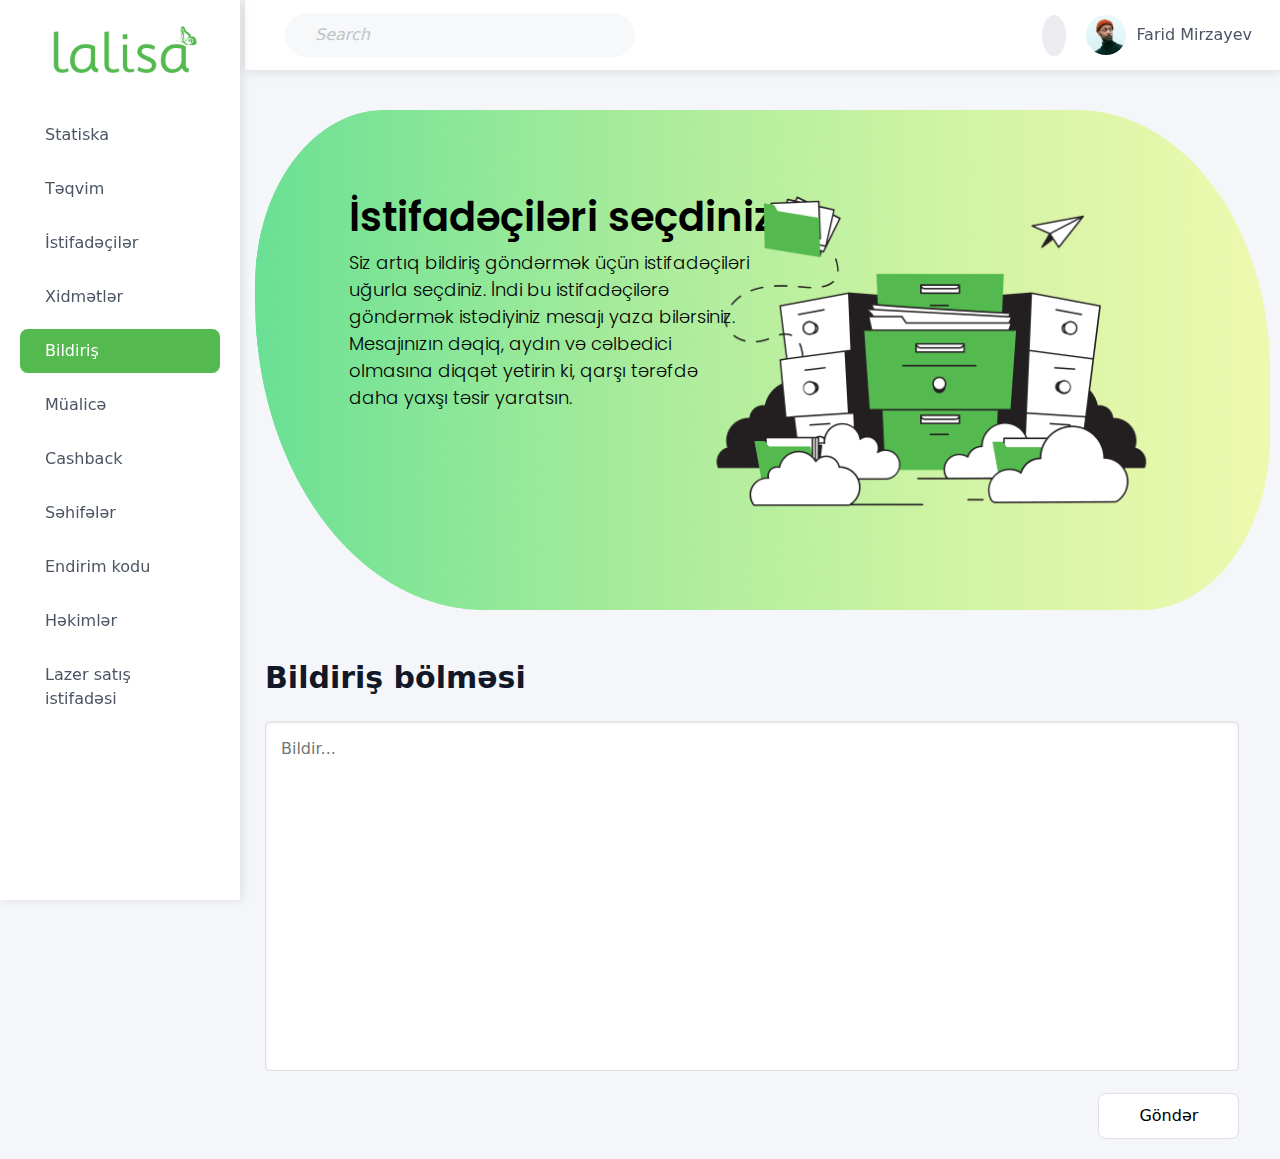
<file: notification-send.html>
<!DOCTYPE html>
<html lang="en">
  <head>
    <meta charset="UTF-8" />
    <meta name="viewport" content="width=device-width, initial-scale=1.0" />
    <link
      rel="stylesheet"
      href="https://cdnjs.cloudflare.com/ajax/libs/font-awesome/6.7.1/css/all.min.css"
      integrity="sha512-5Hs3dF2AEPkpNAR7UiOHba+lRSJNeM2ECkwxUIxC1Q/FLycGTbNapWXB4tP889k5T5Ju8fs4b1P5z/iB4nMfSQ=="
      crossorigin="anonymous"
      referrerpolicy="no-referrer"
    />
    <link href="https://fonts.googleapis.com/css2?family=Poppins:ital,wght@0,100;0,200;0,300;0,400;0,500;0,600;0,700;0,800;0,900;1,100;1,200;1,300;1,400;1,500;1,600;1,700;1,800;1,900&display=swap" rel="stylesheet" />
    <link rel="stylesheet" href="styles/style.css" />
    <link rel="stylesheet" href="vendors/bootstrap.min.css" />
    <title>Lalisa - Users</title>
  </head>
  <body style="background-color: rgba(245, 246, 250, 1)">
    <section id="layout">
      <div id="sidebar">
        <div>
          <img src="images/logo-lalisa.png" alt="" />
        </div>
        <div class="sidebar-routes">
          <a href="statistics.html">
            <div class="route d-flex">
              <i class="fa-solid fa-chart-simple"></i>
              Statiska
            </div>
          </a>
          <a href="calendar.html">
            <div class="route d-flex">
              <i class="fa-regular fa-calendar-days"></i>
              Təqvim
            </div>
          </a>
          <a href="users.html">
            <div class="route d-flex">
              <i class="fa-solid fa-user"></i>
              İstifadəçilər
            </div>
          </a>
          <a href="#">
            <div class="route d-flex">
              <i class="fa-solid fa-gear"></i>
              Xidmətlər
            </div>
          </a>
          <a href="notification.html">
            <div class="route d-flex active">
              <i class="fa-regular fa-message"></i>
              Bildiriş
            </div>
          </a>
          <a href="treatment.html">
            <div class="route d-flex">
              <i class="fa-regular fa-heart"></i>
              Müalicə
            </div>
          </a>
          <a href="cashback.html">
            <div class="route d-flex">
              <i class="fa-solid fa-wallet"></i>
              Cashback
            </div>
          </a>
          <a href="#">
            <div class="route d-flex">
              <i class="fa-solid fa-file-lines"></i>
              Səhifələr
            </div>
          </a>
          <a href="discount-code.html">
            <div class="route d-flex">
              <i class="fa-solid fa-square-binary"></i>
              Endirim kodu
            </div>
          </a>
          <a href="doctors.html">
            <div class="route d-flex">
              <i class="fa-solid fa-heart-pulse"></i>
              Həkimlər
            </div>
          </a>
          <a href="laser.html">
            <div class="route d-flex">
              <i class="fa-solid fa-charging-station"></i>
              Lazer satış istifadəsi
            </div>
          </a>
        </div>
      </div>
      <div id="responsive-sidebar">
        <div>
          <img src="images/small-logo.png" alt="" />
        </div>
        <div class="sidebar-routes">
          <div class="route d-flex">
            <a href="statistics.html">
              <i class="fa-solid fa-chart-simple"></i>
            </a>
          </div>
          <div class="route d-flex">
            <a href="calendar.html">
              <i class="fa-regular fa-calendar-days"></i>
            </a>
          </div>
          <div class="route d-flex">
            <a href="users.html">
              <i class="fa-solid fa-user"></i>
            </a>
          </div>
          <div class="route d-flex">
            <a href="#">
              <i class="fa-solid fa-gear"></i>
            </a>
          </div>
          <div class="route d-flex active">
            <a href="notification.html">
              <i class="fa-regular fa-message"></i>
            </a>
          </div>
          <div class="route d-flex">
            <a href="treatment.html">
              <i class="fa-regular fa-heart"></i>
            </a>
          </div>
          <div class="route d-flex">
            <a href="cashback.html">
              <i class="fa-solid fa-wallet"></i>
            </a>
          </div>
          <div class="route d-flex">
            <a href="#">
              <i class="fa-solid fa-file-lines"></i>
            </a>
          </div>
          <div class="route d-flex">
            <a href="discount-code.html">
              <i class="fa-solid fa-square-binary"></i>
            </a>
          </div>
          <div class="route d-flex">
            <a href="doctors.html">
              <i class="fa-solid fa-heart-pulse"></i>
            </a>
          </div>
          <div class="route d-flex">
            <a href="laser.html">
              <i class="fa-solid fa-charging-station"></i>
            </a>
          </div>
        </div>
      </div>
      <div id="navbar">
        <div class="navbar-container">
          <div class="d-flex align-items-center">
            <div>
              <i class="fa-solid fa-bars"></i>
              <i class="fa-solid fa-arrow-right d-none"></i>
            </div>
            <div class="search-box">
              <i class="fa-solid fa-magnifying-glass"></i
              ><input type="search" placeholder="Search" />
            </div>
          </div>
          <div class="d-flex align-items-center">
            <div>
              <i class="fa-regular fa-bell"></i>
            </div>
            <div class="d-flex align-items-center">
              <div>
                <img
                  class="user-picture"
                  src="images/mini-profile-picture.png"
                  alt=""
                />
              </div>
              <div class="d-flex align-items-center">
                <div class="username">Farid Mirzayev</div>
                <div class="user-dropdown-menu-main">
                  <i class="fa-solid fa-chevron-down"></i>
                  <div class="user-dropdown-menu">
                    <button class="d-flex gap-2">
                      <i class="fa-solid fa-gear"></i>Tənzimləmələr
                    </button>
                    <button class="d-flex gap-2">
                      <i class="fa-solid fa-right-from-bracket"></i><a href="index.html">Çıxış</a>
                    </button>
                  </div>
                </div>
              </div>
            </div>
          </div>
        </div>
      </div>
    </section>

    <section id="slot">
      <div class="upside-bg">
        <div class="notification-send-relative">
          <img src="images/notification-send-bg.png" alt="" />
          <div>
            <div class="notification-send-text-absolute">
              <h1>İstifadəçiləri seçdiniz.</h1>
              <p>
                Siz artıq bildiriş göndərmək üçün istifadəçiləri uğurla
                seçdiniz. İndi bu istifadəçilərə göndərmək istədiyiniz mesajı
                yaza bilərsiniz. Mesajınızın dəqiq, aydın və cəlbedici olmasına
                diqqət yetirin ki, qarşı tərəfdə daha yaxşı təsir yaratsın.
              </p>
            </div>
            <div class="notification-send-animation-absolute">
              <img src="images/notification-send-animation.png" alt="" />
            </div>
          </div>
        </div>
      </div>
      <div class="areainput">
        <div class="areainput-title">
          <h1>Bildiriş bölməsi</h1>
        </div>
        <div class="area-main">
          <textarea placeholder="Bildir..."></textarea>
        </div>
        <div class="area-button">
          <button>Göndər</button>
        </div>
      </div>
    </section>


    <script src="scripts/users.js"></script>
    <script src="scripts/sidebarToggle.js"></script>
    <script src="scripts/main.js"></script>
  </body>
</html>
</file>
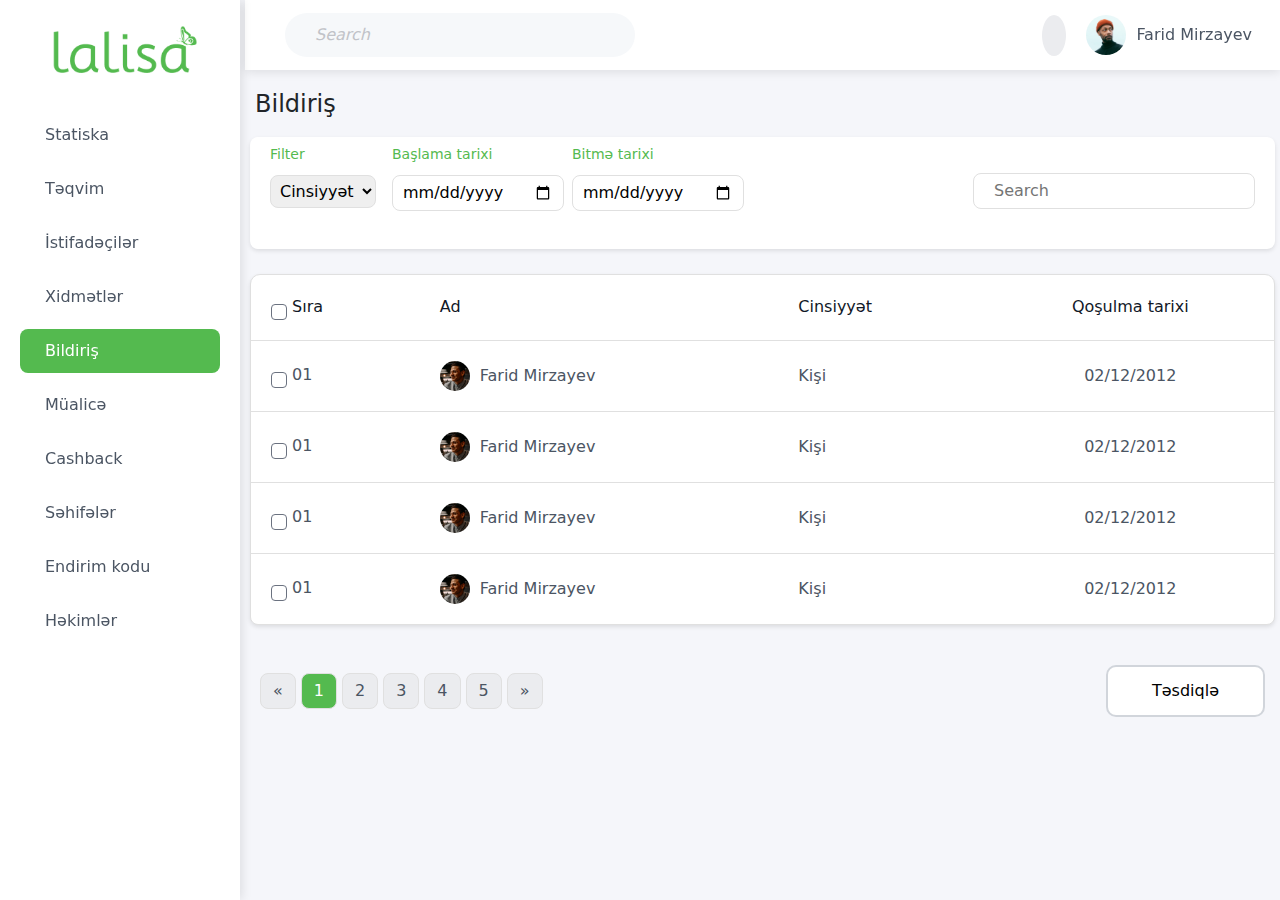
<file: notification.html>
<!DOCTYPE html>
<html lang="en">
  <head>
    <meta charset="UTF-8" />
    <meta name="viewport" content="width=device-width, initial-scale=1.0" />
    <link
      rel="stylesheet"
      href="https://cdnjs.cloudflare.com/ajax/libs/font-awesome/6.7.1/css/all.min.css"
      integrity="sha512-5Hs3dF2AEPkpNAR7UiOHba+lRSJNeM2ECkwxUIxC1Q/FLycGTbNapWXB4tP889k5T5Ju8fs4b1P5z/iB4nMfSQ=="
      crossorigin="anonymous"
      referrerpolicy="no-referrer"
    />
    <link rel="stylesheet" href="styles/style.css" />
    <link rel="stylesheet" href="vendors/bootstrap.min.css" />
    <title>Lalisa - Users</title>
  </head>
  <body style="background-color: rgba(245, 246, 250, 1)">
    <section id="layout">
      <div id="sidebar">
        <div>
          <img src="images/logo-lalisa.png" alt="" />
        </div>
        <div class="sidebar-routes">
          <a href="statistics.html">
            <div class="route d-flex">
              <i class="fa-solid fa-chart-simple"></i>
              Statiska
            </div>
          </a>
          <a href="calendar.html">
            <div class="route d-flex">
              <i class="fa-regular fa-calendar-days"></i>
              Təqvim
            </div>
          </a>
          <a href="users.html">
            <div class="route d-flex">
              <i class="fa-solid fa-user"></i>
              İstifadəçilər
            </div>
          </a>
          <a href="#">
            <div class="route d-flex">
              <i class="fa-solid fa-gear"></i>
              Xidmətlər
            </div>
          </a>
          <a href="notification.html">
            <div class="route d-flex active">
              <i class="fa-regular fa-message"></i>
              Bildiriş
            </div>
          </a>
          <a href="treatment.html">
            <div class="route d-flex">
              <i class="fa-regular fa-heart"></i>
              Müalicə
            </div>
          </a>
          <a href="cashback.html">
            <div class="route d-flex">
              <i class="fa-solid fa-wallet"></i>
              Cashback
            </div>
          </a>
          <a href="#">
            <div class="route d-flex">
              <i class="fa-solid fa-file-lines"></i>
              Səhifələr
            </div>
          </a>
          <a href="discount-code.html">
            <div class="route d-flex">
              <i class="fa-solid fa-square-binary"></i>
              Endirim kodu
            </div>
          </a>
          <a href="doctors.html">
            <div class="route d-flex">
              <i class="fa-solid fa-heart-pulse"></i>
              Həkimlər
            </div>
          </a>
        </div>
      </div>
      <div id="responsive-sidebar">
        <div>
          <img src="images/small-logo.png" alt="" />
        </div>
        <div class="sidebar-routes">
          <div class="route d-flex">
            <a href="statistics.html">
              <i class="fa-solid fa-chart-simple"></i>
            </a>
          </div>
          <div class="route d-flex">
            <a href="calendar.html">
              <i class="fa-regular fa-calendar-days"></i>
            </a>
          </div>
          <div class="route d-flex">
            <a href="users.html">
              <i class="fa-solid fa-user"></i>
            </a>
          </div>
          <div class="route d-flex">
            <a href="#">
              <i class="fa-solid fa-gear"></i>
            </a>
          </div>
          <div class="route d-flex active">
            <a href="notification.html">
              <i class="fa-regular fa-message"></i>
            </a>
          </div>
          <div class="route d-flex">
            <a href="treatment.html">
              <i class="fa-regular fa-heart"></i>
            </a>
          </div>
          <div class="route d-flex">
            <a href="cashback.html">
              <i class="fa-solid fa-wallet"></i>
            </a>
          </div>
          <div class="route d-flex">
            <a href="#">
              <i class="fa-solid fa-file-lines"></i>
            </a>
          </div>
          <div class="route d-flex">
            <a href="discount-code.html">
              <i class="fa-solid fa-square-binary"></i>
            </a>
          </div>
          <div class="route d-flex">
            <a href="doctors.html">
              <i class="fa-solid fa-heart-pulse"></i>
            </a>
          </div>
        </div>
      </div>
      <div id="navbar">
        <div class="navbar-container">
          <div class="d-flex align-items-center">
            <div>
              <i class="fa-solid fa-bars"></i>
              <i class="fa-solid fa-arrow-right d-none"></i>
            </div>
            <div class="search-box">
              <i class="fa-solid fa-magnifying-glass"></i
              ><input type="search" placeholder="Search" />
            </div>
          </div>
          <div class="d-flex align-items-center">
            <div>
              <i class="fa-regular fa-bell"></i>
            </div>
            <div class="d-flex align-items-center">
              <div>
                <img
                  class="user-picture"
                  src="images/mini-profile-picture.png"
                  alt=""
                />
              </div>
              <div class="d-flex align-items-center">
                <div class="username">Farid Mirzayev</div>
                <div><i class="fa-solid fa-chevron-down"></i></div>
              </div>
            </div>
          </div>
        </div>
      </div>
    </section>

    <section id="slot">
      <div class="slot-title">
        <h4>Bildiriş</h4>
      </div>
      <div class="notification-bg">
        <div
          class="search-and-filter-notification d-flex justify-content-between align-items-center"
        >
          <div class="filter d-flex gap-3">
            <div class="filter-select">
              <label for="filter">Filter</label>
              <br />
              <select name="filter-selection" id="filter-selection">
                <option value="filter">Cinsiyyət</option>
              </select>
            </div>
            <div class="date-inputs d-flex gap-2">
              <div>
                <label for="start-date">Başlama tarixi</label>
                <br />
                <input type="date" />
              </div>
              <div>
                <label for="end-date">Bitmə tarixi</label>
                <br />
                <input type="date" />
              </div>
            </div>
          </div>
          <div class="search-section d-flex align-items-center">
            <div class="search-box d-flex align-items-center">
              <i class="fa-solid fa-magnifying-glass"></i>
              <input type="search" placeholder="Search" />
            </div>
          </div>
        </div>
        <div class="notification-table">
          <table>
            <thead>
              <tr>
                <th>
                  <label class="custom-checkbox">
                    <input type="checkbox" />
                    <span class="checkmark">
                      <i class="fa-solid fa-check"></i>
                    </span>
                  </label>
                  Sıra
                </th>
                <th>Ad</th>
                <th>Cinsiyyət</th>
                <th>Qoşulma tarixi</th>
              </tr>
            </thead>
            <tbody>
              <!-- Example row -->
              <tr>
                <td>
                  <label class="custom-checkbox">
                    <input type="checkbox" />
                    <span class="checkmark">
                      <i class="fa-solid fa-check"></i>
                    </span>
                  </label>
                  01
                </td>
                <td>
                  <div class="user-info d-flex align-items-center">
                    <img src="images/user-mini-pic.png" alt="User" />
                    <span>Farid Mirzayev</span>
                  </div>
                </td>
                <td>Kişi</td>
                <td>02/12/2012</td>
              </tr>
              <tr>
                <td>
                  <label class="custom-checkbox">
                    <input type="checkbox" />
                    <span class="checkmark">
                      <i class="fa-solid fa-check"></i>
                    </span>
                  </label>
                  01
                </td>
                <td>
                  <div class="user-info d-flex align-items-center">
                    <img src="images/user-mini-pic.png" alt="User" />
                    <span>Farid Mirzayev</span>
                  </div>
                </td>
                <td>Kişi</td>
                <td>02/12/2012</td>
              </tr>
              <tr>
                <td>
                  <label class="custom-checkbox">
                    <input type="checkbox" />
                    <span class="checkmark">
                      <i class="fa-solid fa-check"></i>
                    </span>
                  </label>
                  01
                </td>
                <td>
                  <div class="user-info d-flex align-items-center">
                    <img src="images/user-mini-pic.png" alt="User" />
                    <span>Farid Mirzayev</span>
                  </div>
                </td>
                <td>Kişi</td>
                <td>02/12/2012</td>
              </tr>
              <tr>
                <td>
                  <label class="custom-checkbox">
                    <input type="checkbox" />
                    <span class="checkmark">
                      <i class="fa-solid fa-check"></i>
                    </span>
                  </label>
                  01
                </td>
                <td>
                  <div class="user-info d-flex align-items-center">
                    <img src="images/user-mini-pic.png" alt="User" />
                    <span>Farid Mirzayev</span>
                  </div>
                </td>
                <td>Kişi</td>
                <td>02/12/2012</td>
              </tr>
              <!-- Add more rows as needed -->
            </tbody>
          </table>
        </div>
      </div>
      <div class="pagination-notification">
        <div class="pagination-buttons">
          <button>&laquo;</button>
          <button class="active">1</button>
          <button>2</button>
          <button>3</button>
          <button>4</button>
          <button>5</button>
          <button>&raquo;</button>
        </div>
        <a href="notification-send.html">
          <button>Təsdiqlə</button>
        </a>
      </div>
    </section>

    <!-- git deploy commit  -->

    <script src="scripts/users.js"></script>
    <script src="scripts/sidebarToggle.js"></script>
    <script src="scripts/main.js"></script>
  </body>
</html>
</file>
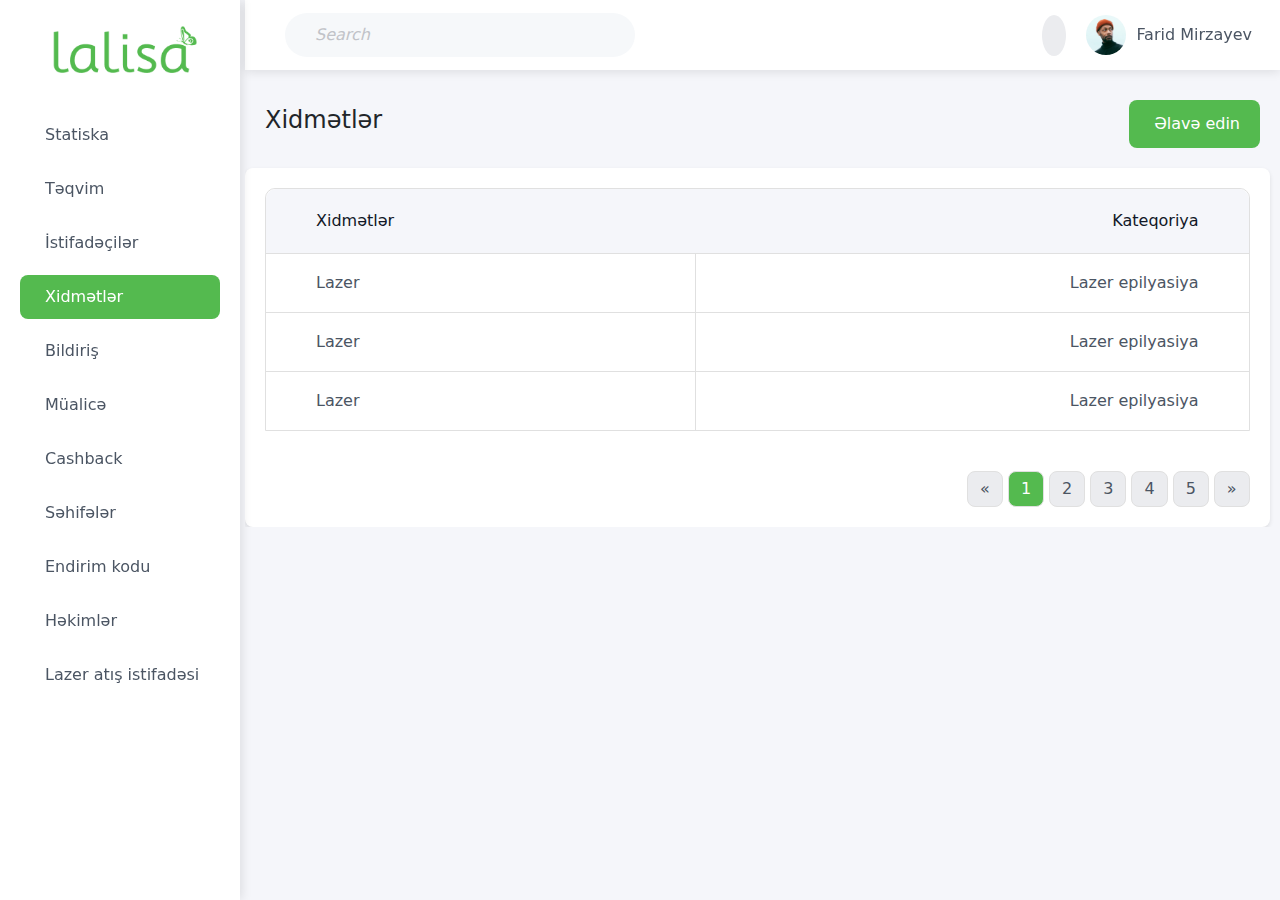
<file: services.html>
<!DOCTYPE html>
<html lang="en">
  <head>
    <meta charset="UTF-8" />
    <meta name="viewport" content="width=device-width, initial-scale=1.0" />
    <link
      rel="stylesheet"
      href="https://cdnjs.cloudflare.com/ajax/libs/font-awesome/6.7.1/css/all.min.css"
      integrity="sha512-5Hs3dF2AEPkpNAR7UiOHba+lRSJNeM2ECkwxUIxC1Q/FLycGTbNapWXB4tP889k5T5Ju8fs4b1P5z/iB4nMfSQ=="
      crossorigin="anonymous"
      referrerpolicy="no-referrer"
    />
    <link rel="stylesheet" href="styles/style.css" />
    <link rel="stylesheet" href="vendors/bootstrap.min.css" />
    <title>Lalisa - Services</title>
  </head>
  <body style="background-color: rgba(245, 246, 250, 1)">
    <section id="layout">
      <div id="sidebar">
        <div>
          <img src="images/logo-lalisa.png" alt="" />
        </div>
        <div class="sidebar-routes">
          <a href="statistics.html">
            <div class="route d-flex">
              <i class="fa-solid fa-chart-simple"></i>
              Statiska
            </div>
          </a>
          <a href="calendar.html">
            <div class="route d-flex">
              <i class="fa-regular fa-calendar-days"></i>
              Təqvim
            </div>
          </a>
          <a href="users.html">
            <div class="route d-flex">
              <i class="fa-solid fa-user"></i>
              İstifadəçilər
            </div>
          </a>
          <a href="services.html">
            <div class="route d-flex active">
              <i class="fa-solid fa-gear"></i>
              Xidmətlər
            </div>
          </a>
          <a href="notification.html">
            <div class="route d-flex">
              <i class="fa-regular fa-message"></i>
              Bildiriş
            </div>
          </a>
          <a href="treatment.html">
            <div class="route d-flex">
              <i class="fa-regular fa-heart"></i>
              Müalicə
            </div>
          </a>
          <a href="cashback.html">
            <div class="route d-flex">
              <i class="fa-solid fa-wallet"></i>
              Cashback
            </div>
          </a>
          <a href="#">
            <div class="route d-flex">
              <i class="fa-solid fa-file-lines"></i>
              Səhifələr
            </div>
          </a>
          <a href="discount-code.html">
            <div class="route d-flex">
              <i class="fa-solid fa-square-binary"></i>
              Endirim kodu
            </div>
          </a>
          <a href="doctors.html">
            <div class="route d-flex">
              <i class="fa-solid fa-heart-pulse"></i>
              Həkimlər
            </div>
          </a>
          <a href="laser.html">
            <div class="route d-flex">
              <i class="fa-solid fa-charging-station"></i>
              Lazer atış istifadəsi
            </div>
          </a>
        </div>
      </div>
      <div id="responsive-sidebar">
        <div>
          <img src="images/small-logo.png" alt="" />
        </div>
        <div class="sidebar-routes">
          <div class="route d-flex">
            <a href="statistics.html">
              <i class="fa-solid fa-chart-simple"></i>
            </a>
          </div>
          <div class="route d-flex">
            <a href="calendar.html">
              <i class="fa-regular fa-calendar-days"></i>
            </a>
          </div>
          <div class="route d-flex">
            <a href="users.html">
              <i class="fa-solid fa-user"></i>
            </a>
          </div>
          <div class="route d-flex active">
            <a href="services.html">
              <i class="fa-solid fa-gear"></i>
            </a>
          </div>
          <div class="route d-flex">
            <a href="notification.html">
              <i class="fa-regular fa-message"></i>
            </a>
          </div>
          <div class="route d-flex">
            <a href="treatment.html">
              <i class="fa-regular fa-heart"></i>
            </a>
          </div>
          <div class="route d-flex">
            <a href="cashback.html">
              <i class="fa-solid fa-wallet"></i>
            </a>
          </div>
          <div class="route d-flex">
            <a href="#">
              <i class="fa-solid fa-file-lines"></i>
            </a>
          </div>
          <div class="route d-flex">
            <a href="discount-code.html">
              <i class="fa-solid fa-square-binary"></i>
            </a>
          </div>
          <div class="route d-flex">
            <a href="doctors.html">
              <i class="fa-solid fa-heart-pulse"></i>
            </a>
          </div>
          <div class="route d-flex">
            <a href="laser.html">
              <i class="fa-solid fa-charging-station"></i>
            </a>
          </div>
        </div>
      </div>
      <div id="navbar">
        <div class="navbar-container">
          <div class="d-flex align-items-center">
            <div>
              <i class="fa-solid fa-bars"></i>
              <i class="fa-solid fa-arrow-right d-none"></i>
            </div>
            <div class="search-box">
              <i class="fa-solid fa-magnifying-glass"></i
              ><input type="search" placeholder="Search" />
            </div>
          </div>
          <div class="d-flex align-items-center">
            <div>
              <i class="fa-regular fa-bell"></i>
            </div>
            <div class="d-flex align-items-center">
              <div>
                <img
                  class="user-picture"
                  src="images/mini-profile-picture.png"
                  alt=""
                />
              </div>
              <div class="d-flex align-items-center">
                <div class="username">Farid Mirzayev</div>
                <div class="user-dropdown-menu-main">
                  <i class="fa-solid fa-chevron-down"></i>
                  <div class="user-dropdown-menu">
                    <button class="d-flex gap-2">
                      <i class="fa-solid fa-gear"></i>Tənzimləmələr
                    </button>
                    <button class="d-flex gap-2">
                      <i class="fa-solid fa-right-from-bracket"></i
                      ><a href="index.html">Çıxış</a>
                    </button>
                  </div>
                </div>
              </div>
            </div>
          </div>
        </div>
      </div>
    </section>

    <section id="slot">
      <div class="services-upside">
        <div
          class="title-and-add-services d-flex justify-content-between align-items-center"
        >
          <div>
            <h4>Xidmətlər</h4>
          </div>
          <div class="add-services">
            <button><i class="fa-solid fa-plus"></i> Əlavə edin</button>
          </div>
        </div>
      </div>
      <div class="services-table-bg">
        <div class="services-table">
          <table>
            <thead>
              <tr>
                <th>Xidmətlər</th>
                <th>Kateqoriya</th>
              </tr>
            </thead>
            <tbody>
              <!-- Example row -->
              <tr>
                <td>Lazer</td>
                <td>Lazer epilyasiya</td>
              </tr>
              <tr>
                <td>Lazer</td>
                <td>Lazer epilyasiya</td>
              </tr>
              <tr>
                <td>Lazer</td>
                <td>Lazer epilyasiya</td>
              </tr>
              <!-- Add more rows as needed -->
            </tbody>
          </table>
        </div>
        <div class="pagination-services">
          <div class="pagination-buttons">
            <button>&laquo;</button>
            <button class="active">1</button>
            <button>2</button>
            <button>3</button>
            <button>4</button>
            <button>5</button>
            <button>&raquo;</button>
          </div>
        </div>
      </div>
      <div class="services-popup">
        <div class="close-services-popup-btn">
          <i class="fa-solid fa-xmark"></i>
        </div>
        <div class="services-popup-middle">
          <div class="service-name form-group">
            <label for="service-name">Xidmətin adı</label>
            <br />
            <input type="text" placeholder="Xidmətin adını qeyd edin" />
          </div>
          <div class="services-category">
            <label for="category-button">Kateqoriya</label>
            <br />
            <button><i class="fa-solid fa-plus"></i>Kateqoriya seç</button>
          </div>
          <div class="selected-services-category">
            <label
              class="selected-services-category-title"
              for="selected-services-category"
              >Seçilmiş kateqoriyalar</label
            >
            <br />
            <div class="d-flex gap-3 flex-wrap">
              <div
                class="selected-services-category-checkbox-and-name d-flex gap-2"
              >
                <label class="custom-checkbox">
                  <input type="checkbox" />
                  <span class="checkmark">
                    <i class="fa-solid fa-check"></i>
                  </span>
                </label>
                <div class="selected-services-category-name">Lazer</div>
              </div>
              <div
                class="selected-services-category-checkbox-and-name d-flex gap-2"
              >
                <label class="custom-checkbox">
                  <input type="checkbox" />
                  <span class="checkmark">
                    <i class="fa-solid fa-check"></i>
                  </span>
                </label>
                <div class="selected-services-category-name">Lazer</div>
              </div>
            </div>
          </div>
        </div>
        <div class="services-popup-btns d-flex justify-content-center gap-5">
          <button class="services-popup-close">Çıxış</button>
          <button class="services-popup-confirm">Təsdiq et</button>
        </div>
      </div>
      <div class="services-category-popup">
        <div class="add-services-category d-flex gap-2">
          <input type="text" placeholder="Yeni kateqoriyanı daxil edin">
          <button><i class="fa-solid fa-plus"></i>Əlavə et</button>
        </div>
        <div class="services-category-popup-middle">
          <div class="services-category-popup-table">
            <table>
              <thead>
                <tr>
                  <th>
                    <label class="custom-checkbox">
                      <input type="checkbox" />
                      <span class="checkmark">
                        <i class="fa-solid fa-check"></i>
                      </span>
                    </label>
                    Hamısı
                  </th>
                  <th>Kateqoriya</th>
                  <th><i class="fa-solid fa-xmark"></i></th>
                </tr>
              </thead>
              <tbody>
                <!-- Example row -->
                <tr>
                  <td>1</td>
                  <td>Lazer epilyasiya</td>
                  <td>
                    <label class="custom-checkbox">
                      <input type="checkbox" />
                      <span class="checkmark">
                        <i class="fa-solid fa-check"></i>
                      </span>
                    </label>
                  </td>
                </tr>
                <tr>
                  <td>1</td>
                  <td>Lazer epilyasiya</td>
                  <td>
                    <label class="custom-checkbox">
                      <input type="checkbox" />
                      <span class="checkmark">
                        <i class="fa-solid fa-check"></i>
                      </span>
                    </label>
                  </td>
                </tr>
                <tr>
                  <td>1</td>
                  <td>Lazer epilyasiya</td>
                  <td>
                    <label class="custom-checkbox">
                      <input type="checkbox" />
                      <span class="checkmark">
                        <i class="fa-solid fa-check"></i>
                      </span>
                    </label>
                  </td>
                </tr>
                <!-- Add more rows as needed -->
              </tbody>
            </table>
          </div>
        </div>
        <div
          class="services-category-popup-btns d-flex justify-content-center gap-5"
        >
          <button class="services-category-popup-close">Çıxış</button>
          <button class="services-category-popup-confirm">Təsdiq et</button>
        </div>
      </div>
    </section>
    <div id="overlay"></div>

    <script src="scripts/services.js"></script>
    <script src="scripts/users.js"></script>
    <script src="scripts/sidebarToggle.js"></script>
    <script src="scripts/main.js"></script>
  </body>
</html>
</file>
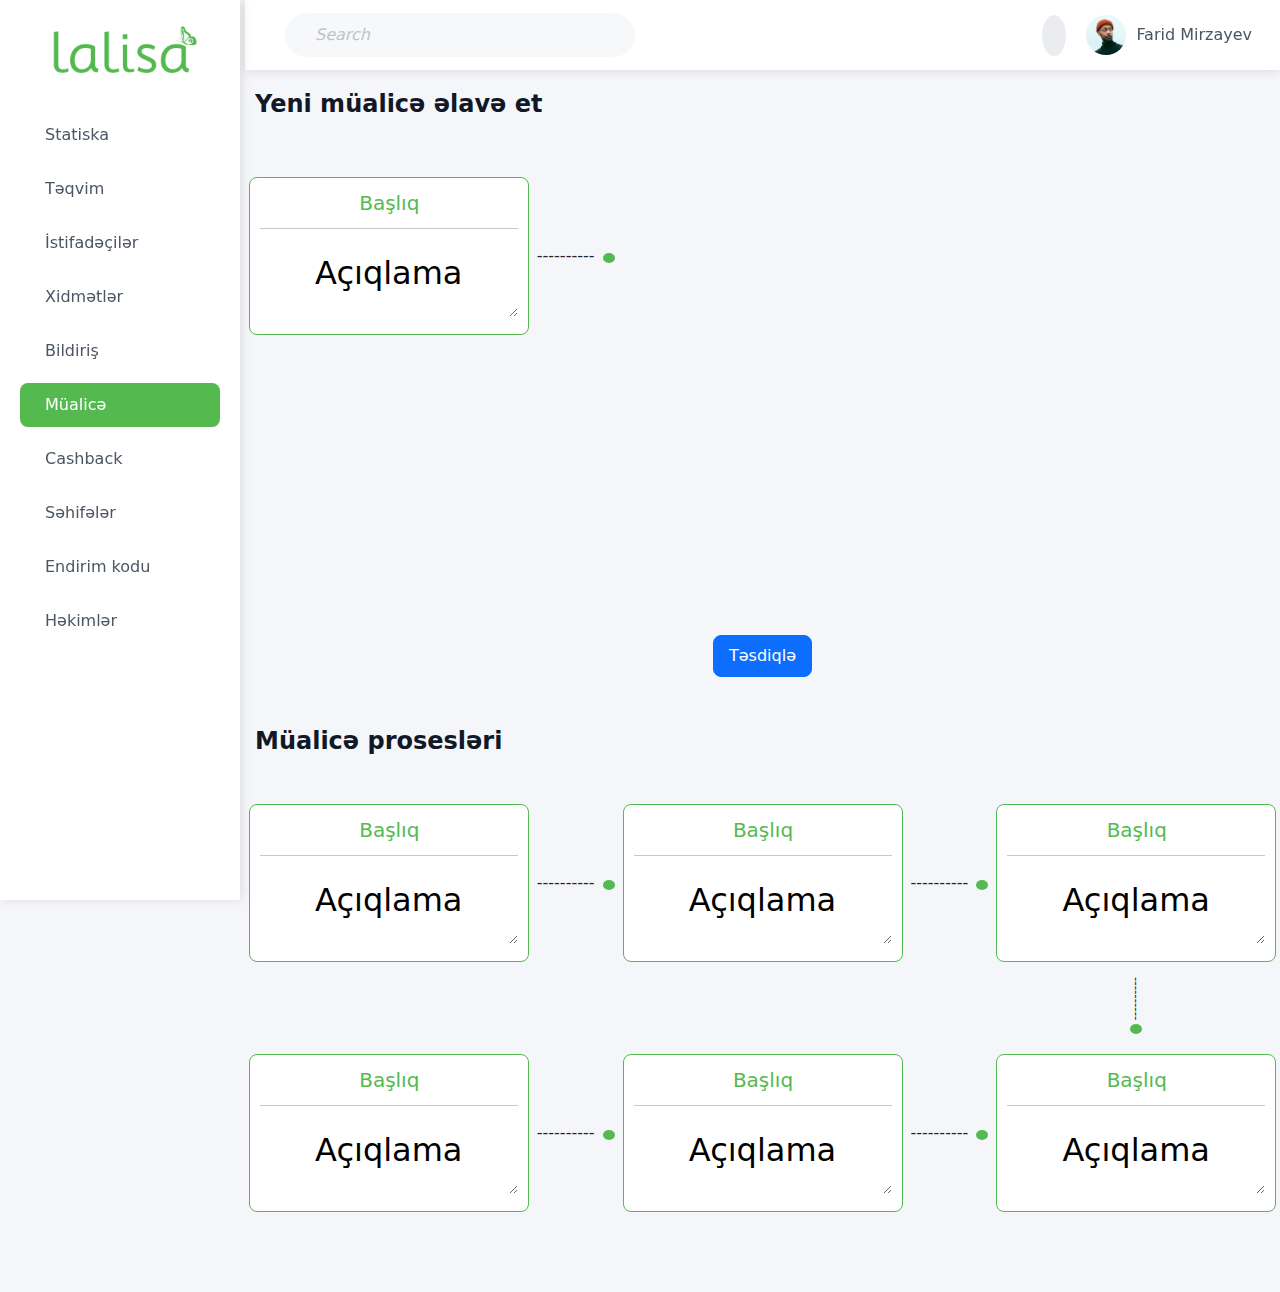
<file: treatment.html>
<!DOCTYPE html>
<html lang="en">
  <head>
    <meta charset="UTF-8" />
    <meta name="viewport" content="width=device-width, initial-scale=1.0" />
    <link
      rel="stylesheet"
      href="https://cdnjs.cloudflare.com/ajax/libs/font-awesome/6.7.1/css/all.min.css"
      integrity="sha512-5Hs3dF2AEPkpNAR7UiOHba+lRSJNeM2ECkwxUIxC1Q/FLycGTbNapWXB4tP889k5T5Ju8fs4b1P5z/iB4nMfSQ=="
      crossorigin="anonymous"
      referrerpolicy="no-referrer"
    />
    <link
      href="https://fonts.googleapis.com/css2?family=Poppins:ital,wght@0,100;0,200;0,300;0,400;0,500;0,600;0,700;0,800;0,900;1,100;1,200;1,300;1,400;1,500;1,600;1,700;1,800;1,900&display=swap"
      rel="stylesheet"
    />
    <link rel="stylesheet" href="styles/style.css" />
    <link rel="stylesheet" href="vendors/bootstrap.min.css" />
    <title>Lalisa - Users</title>
  </head>
  <body style="background-color: rgba(245, 246, 250, 1)">
    <section id="layout">
      <div id="sidebar">
        <div>
          <img src="images/logo-lalisa.png" alt="" />
        </div>
        <div class="sidebar-routes">
          <a href="statistics.html">
            <div class="route d-flex">
              <i class="fa-solid fa-chart-simple"></i>
              Statiska
            </div>
          </a>
          <a href="calendar.html">
            <div class="route d-flex">
              <i class="fa-regular fa-calendar-days"></i>
              Təqvim
            </div>
          </a>
          <a href="users.html">
            <div class="route d-flex">
              <i class="fa-solid fa-user"></i>
              İstifadəçilər
            </div>
          </a>
          <a href="#">
            <div class="route d-flex">
              <i class="fa-solid fa-gear"></i>
              Xidmətlər
            </div>
          </a>
          <a href="notification.html">
            <div class="route d-flex">
              <i class="fa-regular fa-message"></i>
              Bildiriş
            </div>
          </a>
          <a href="treatment.html">
            <div class="route d-flex active">
              <i class="fa-regular fa-heart"></i>
              Müalicə
            </div>
          </a>
          <a href="cashback.html">
            <div class="route d-flex">
              <i class="fa-solid fa-wallet"></i>
              Cashback
            </div>
          </a>
          <a href="#">
            <div class="route d-flex">
              <i class="fa-solid fa-file-lines"></i>
              Səhifələr
            </div>
          </a>
          <a href="discount-code.html">
            <div class="route d-flex">
              <i class="fa-solid fa-square-binary"></i>
              Endirim kodu
            </div>
          </a>
          <a href="doctors.html">
            <div class="route d-flex">
              <i class="fa-solid fa-heart-pulse"></i>
              Həkimlər
            </div>
          </a>
        </div>
      </div>
      <div id="responsive-sidebar">
        <div>
          <img src="images/small-logo.png" alt="" />
        </div>
        <div class="sidebar-routes">
          <div class="route d-flex">
            <a href="statistics.html">
              <i class="fa-solid fa-chart-simple"></i>
            </a>
          </div>
          <div class="route d-flex">
            <a href="calendar.html">
              <i class="fa-regular fa-calendar-days"></i>
            </a>
          </div>
          <div class="route d-flex">
            <a href="users.html">
              <i class="fa-solid fa-user"></i>
            </a>
          </div>
          <div class="route d-flex">
            <a href="#">
              <i class="fa-solid fa-gear"></i>
            </a>
          </div>
          <div class="route d-flex">
            <a href="notification.html">
              <i class="fa-regular fa-message"></i>
            </a>
          </div>
          <div class="route d-flex active">
            <a href="treatment.html">
              <i class="fa-regular fa-heart"></i>
            </a>
          </div>
          <div class="route d-flex">
            <a href="cashback.html">
              <i class="fa-solid fa-wallet"></i>
            </a>
          </div>
          <div class="route d-flex">
            <a href="#">
              <i class="fa-solid fa-file-lines"></i>
            </a>
          </div>
          <div class="route d-flex">
            <a href="discount-code.html">
              <i class="fa-solid fa-square-binary"></i>
            </a>
          </div>
          <div class="route d-flex">
            <a href="doctors.html">
              <i class="fa-solid fa-heart-pulse"></i>
            </a>
          </div>
        </div>
      </div>
      <div id="navbar">
        <div class="navbar-container">
          <div class="d-flex align-items-center">
            <div>
              <i class="fa-solid fa-bars"></i>
              <i class="fa-solid fa-arrow-right d-none"></i>
            </div>
            <div class="search-box">
              <i class="fa-solid fa-magnifying-glass"></i
              ><input type="search" placeholder="Search" />
            </div>
          </div>
          <div class="d-flex align-items-center">
            <div>
              <i class="fa-regular fa-bell"></i>
            </div>
            <div class="d-flex align-items-center">
              <div>
                <img
                  class="user-picture"
                  src="images/mini-profile-picture.png"
                  alt=""
                />
              </div>
              <div class="d-flex align-items-center">
                <div class="username">Farid Mirzayev</div>
                <div><i class="fa-solid fa-chevron-down"></i></div>
              </div>
            </div>
          </div>
        </div>
      </div>
    </section>

    <section id="slot">
      <div class="treatment-title">
        <h2>Yeni müalicə əlavə et</h2>
      </div>

      <div class="treatment-process">
        <div
          class="treatment-process-upside d-flex gap-2 justify-content-center"
        >
          <div class="create-treatment element-1 d-flex">
            <div class="treatment-box">
              <div class="treatment-content">
                <input
                  disabled
                  class="title-input"
                  type="text"
                  placeholder="Başlıq"
                />
                <br />
                <hr style="padding: 0px; margin: 0px" />
                <textarea
                  disabled
                  class="description-input"
                  placeholder="Açıqlama"
                ></textarea>
              </div>
            </div>
            <div class="broken-box">
              <div class="broken-line">
                ----------<i class="fa-solid fa-chevron-right"></i>
              </div>
              <div class="treatment-icon">
                <i class="fa-solid fa-plus"></i>
              </div>
            </div>
          </div>
          <div class="create-treatment element-2 d-flex">
            <div class="treatment-box">
              <div class="treatment-content">
                <input
                  disabled
                  class="title-input"
                  type="text"
                  placeholder="Başlıq"
                />
                <br />
                <hr style="padding: 0px; margin: 0px" />
                <textarea
                  disabled
                  class="description-input"
                  placeholder="Açıqlama"
                ></textarea>
              </div>
            </div>
            <div class="broken-box">
              <div class="broken-line">
                ----------<i class="fa-solid fa-chevron-right"></i>
              </div>
              <div class="treatment-icon">
                <i class="fa-solid fa-plus"></i>
              </div>
            </div>
          </div>
          <div class="create-treatment element-3 last-create-treatment">
            <div class="treatment-box">
              <div class="treatment-content">
                <input
                  disabled
                  class="title-input"
                  type="text"
                  placeholder="Başlıq"
                />
                <br />
                <hr style="padding: 0px; margin: 0px" />
                <textarea
                  disabled
                  class="description-input"
                  placeholder="Açıqlama"
                ></textarea>
              </div>
            </div>
            <div>
              <div class="last-element-broken">
                <div class="last-element-broken-line">
                  ----------<i
                    class="fa-solid fa-chevron-right last-element-arrow-icon"
                  ></i>
                </div>
                <div class="last-element-treatment-icon">
                  <i class="fa-solid fa-plus last-element-treatment-icon-i"></i>
                </div>
              </div>
            </div>
          </div>
        </div>
        <div
          class="treatment-process-underside d-flex gap-2 justify-content-center"
        >
          <div class="create-treatment element-6 d-flex">
            <div class="treatment-box">
              <div class="treatment-content">
                <input
                  disabled
                  class="title-input"
                  type="text"
                  placeholder="Başlıq"
                />
                <br />
                <hr style="padding: 0px; margin: 0px" />
                <textarea
                  disabled
                  class="description-input"
                  placeholder="Açıqlama"
                ></textarea>
              </div>
            </div>
          </div>
          <div class="create-treatment element-5 d-flex">
            <div class="broken-box">
              <div class="treatment-icon">
                <i class="fa-solid fa-plus"></i>
              </div>
              <div class="broken-line">
                <i class="fa-solid fa-chevron-left"></i>----------
              </div>
            </div>
            <div class="treatment-box">
              <div class="treatment-content">
                <input
                  disabled
                  class="title-input"
                  type="text"
                  placeholder="Başlıq"
                />
                <br />
                <hr style="padding: 0px; margin: 0px" />
                <textarea
                  disabled
                  class="description-input"
                  placeholder="Açıqlama"
                ></textarea>
              </div>
            </div>
          </div>
          <div class="create-treatment element-4 d-flex last-create-treatment">
            <div class="broken-box">
              <div class="treatment-icon">
                <i class="fa-solid fa-plus"></i>
              </div>
              <div class="broken-line">
                <i class="fa-solid fa-chevron-left"></i>----------
              </div>
            </div>
            <div class="treatment-box">
              <div class="treatment-content">
                <input
                  disabled
                  class="title-input"
                  type="text"
                  placeholder="Başlıq"
                />
                <br />
                <hr style="padding: 0px; margin: 0px" />
                <textarea
                  disabled
                  class="description-input"
                  placeholder="Açıqlama"
                ></textarea>
              </div>
            </div>
          </div>
        </div>
        <div class="confirm-create-treatment">
          <button>Təsdiqlə</button>
        </div>
        <div class="created-treatments">
          <div class="created-treatments-title">
            <h2>Müalicə prosesləri</h2>
          </div>
          <div
            class="treatment-process-upside d-flex gap-2 justify-content-center"
          >
            <div class="create-treatment d-flex">
              <div class="treatment-box">
                <div class="treatment-content">
                  <input
                    disabled
                    class="title-input"
                    type="text"
                    placeholder="Başlıq"
                  />
                  <br />
                  <hr style="padding: 0px; margin: 0px" />
                  <textarea
                    disabled
                    class="description-input"
                    placeholder="Açıqlama"
                  ></textarea>
                </div>
              </div>
              <div class="broken-box">
                <div class="broken-line">
                  ----------<i class="fa-solid fa-chevron-right"></i>
                </div>
                <div class="treatment-icon">
                  <i class="fa-regular fa-clock"></i>
                </div>
              </div>
            </div>
            <div class="create-treatment d-flex">
              <div class="treatment-box">
                <div class="treatment-content">
                  <input
                    disabled
                    class="title-input"
                    type="text"
                    placeholder="Başlıq"
                  />
                  <br />
                  <hr style="padding: 0px; margin: 0px" />
                  <textarea
                    disabled
                    class="description-input"
                    placeholder="Açıqlama"
                  ></textarea>
                </div>
              </div>
              <div class="broken-box">
                <div class="broken-line">
                  ----------<i class="fa-solid fa-chevron-right"></i>
                </div>
                <div class="treatment-icon">
                  <i class="fa-regular fa-clock"></i>
                </div>
              </div>
            </div>
            <div class="create-treatment last-create-treatment">
              <div class="treatment-box">
                <div class="treatment-content">
                  <input
                    disabled
                    class="title-input"
                    type="text"
                    placeholder="Başlıq"
                  />
                  <br />
                  <hr style="padding: 0px; margin: 0px" />
                  <textarea
                    disabled
                    class="description-input"
                    placeholder="Açıqlama"
                  ></textarea>
                </div>
              </div>
              <div>
                <div class="last-element-broken">
                  <div class="last-element-broken-line">
                    ----------<i
                      class="fa-solid fa-chevron-right last-element-arrow-icon"
                    ></i>
                  </div>
                  <div class="last-element-treatment-icon">
                    <i
                      class="fa-regular fa-clock last-element-treatment-icon-i"
                    ></i>
                  </div>
                </div>
              </div>
            </div>
          </div>
          <div
            class="treatment-process-underside d-flex gap-2 justify-content-center"
          >
            <div class="create-treatment d-flex">
              <div class="treatment-box">
                <div class="treatment-content">
                  <input
                    disabled
                    class="title-input"
                    type="text"
                    placeholder="Başlıq"
                  />
                  <br />
                  <hr style="padding: 0px; margin: 0px" />
                  <textarea
                    disabled
                    class="description-input"
                    placeholder="Açıqlama"
                  ></textarea>
                </div>
              </div>
              <div class="broken-box">
                <div class="broken-line">
                  <i class="fa-solid fa-chevron-left"></i>----------
                </div>
                <div class="treatment-icon">
                  <i class="fa-regular fa-clock"></i>
                </div>
              </div>
            </div>
            <div class="create-treatment d-flex">
              <div class="treatment-box">
                <div class="treatment-content">
                  <input
                    disabled
                    class="title-input"
                    type="text"
                    placeholder="Başlıq"
                  />
                  <br />
                  <hr style="padding: 0px; margin: 0px" />
                  <textarea
                    disabled
                    class="description-input"
                    placeholder="Açıqlama"
                  ></textarea>
                </div>
              </div>
              <div class="broken-box">
                <div class="broken-line">
                  <i class="fa-solid fa-chevron-left"></i>----------
                </div>
                <div class="treatment-icon">
                  <i class="fa-regular fa-clock"></i>
                </div>
              </div>
            </div>
            <div class="create-treatment last-create-treatment">
              <div class="treatment-box">
                <div class="treatment-content">
                  <input
                    disabled
                    class="title-input"
                    type="text"
                    placeholder="Başlıq"
                  />
                  <br />
                  <hr style="padding: 0px; margin: 0px" />
                  <textarea
                    disabled
                    class="description-input"
                    placeholder="Açıqlama"
                  ></textarea>
                </div>
              </div>
              <div></div>
            </div>
          </div>
        </div>
        <div class="treatment-content-popup">
          <div class="treatment-content-popup-box">
            <div class="treatment-content-popup-content">
              <input
                class="treatment-content-popup-title-input"
                type="text"
                placeholder="Başlıq"
              />
              <br />
              <hr style="padding: 0px; margin: 0px" />
              <textarea
                class="treatment-content-popup-description-input"
                placeholder="Açıqlama"
              ></textarea>
            </div>
          </div>
          <div
            class="treatment-content-popup-btns d-flex justify-content-center gap-5"
          >
            <button class="treatment-content-popup-close">Çıxış</button>
            <button class="treatment-content-popup-confirm">Təsdiq et</button>
          </div>
        </div>
        <div class="treatment-clock-popup">
          <div class="treatment-clock-popup-img">
            <img src="images/treatment-clock-popup-img.png" alt="" />
          </div>
          <div class="treatment-clock-popup-middle">
            <h2>Saat təyini</h2>
            <h4>Saat</h4>
            <div class="treatment-clock-popup-middle-time">
              <input type="time" />
            </div>
            <hr />
          </div>

          <div
            class="treatment-clock-popup-btns d-flex justify-content-center gap-5"
          >
            <button class="treatment-clock-popup-close">Çıxış</button>
            <button class="treatment-clock-popup-confirm">Təsdiq et</button>
          </div>
        </div>
      </div>
    </section>
    <div id="overlay"></div>

    <script src="scripts/treatment.js"></script>
    <script src="scripts/doctor.js"></script>
    <script src="scripts/cashback.js"></script>
    <script src="scripts/users.js"></script>
    <script src="scripts/discount-code.js"></script>
    <script src="scripts/sidebarToggle.js"></script>
    <script src="scripts/main.js"></script>
  </body>
</html>
</file>
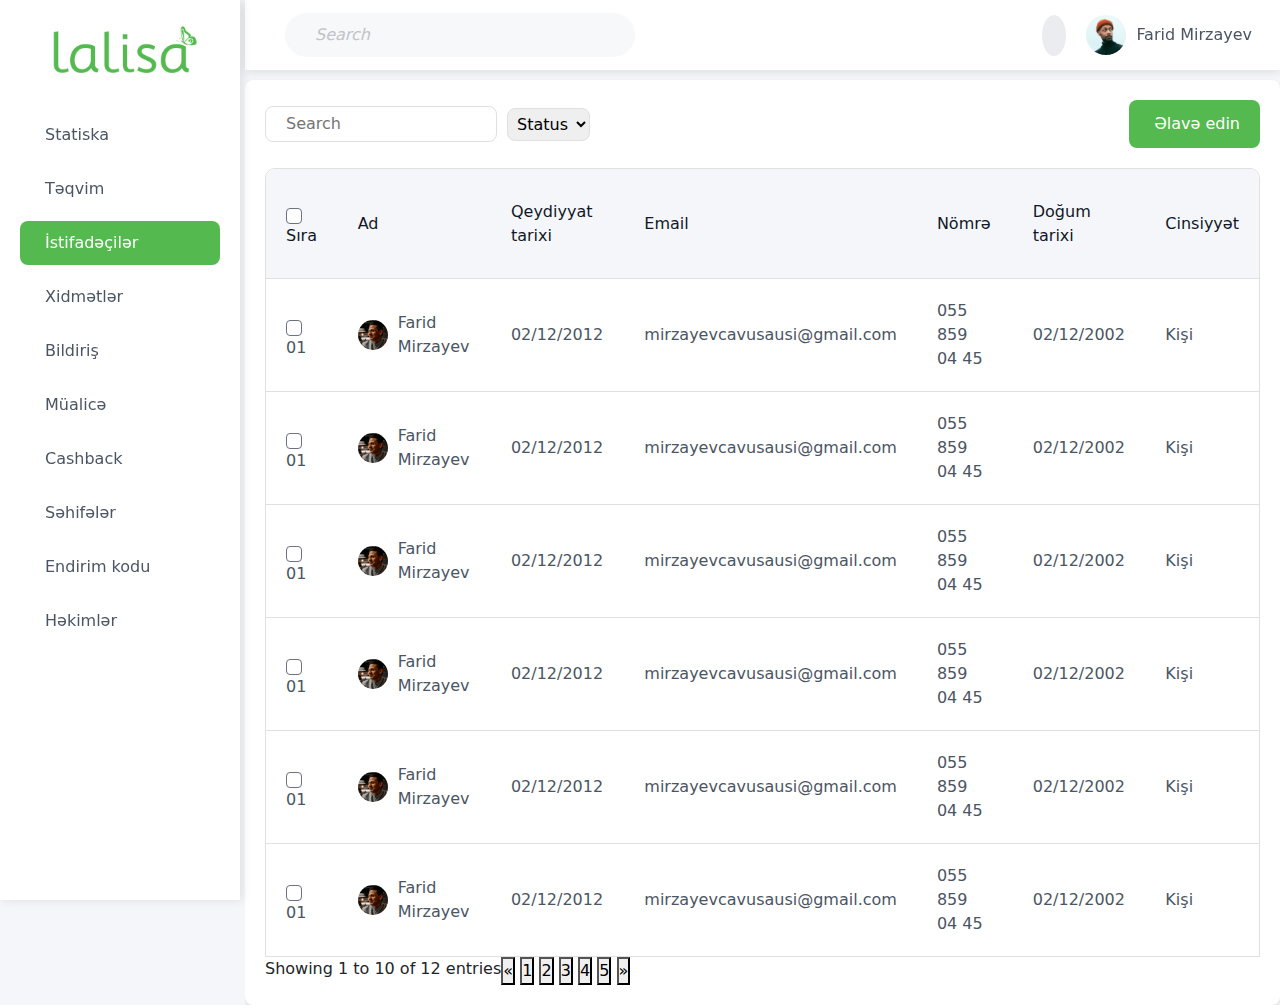
<file: users.html>
<!DOCTYPE html>
<html lang="en">
  <head>
    <meta charset="UTF-8" />
    <meta name="viewport" content="width=device-width, initial-scale=1.0" />
    <link
      rel="stylesheet"
      href="https://cdnjs.cloudflare.com/ajax/libs/font-awesome/6.7.1/css/all.min.css"
      integrity="sha512-5Hs3dF2AEPkpNAR7UiOHba+lRSJNeM2ECkwxUIxC1Q/FLycGTbNapWXB4tP889k5T5Ju8fs4b1P5z/iB4nMfSQ=="
      crossorigin="anonymous"
      referrerpolicy="no-referrer"
    />
    <link rel="stylesheet" href="styles/style.css" />
    <link rel="stylesheet" href="vendors/bootstrap.min.css" />
    <title>Lalisa - Users</title>
  </head>
  <body style="background-color: rgba(245, 246, 250, 1)">
    <section id="layout">
      <div id="sidebar">
        <div>
          <img src="images/logo-lalisa.png" alt="" />
        </div>
        <div class="sidebar-routes">
          <a href="#">
            <div class="route d-flex">
              <i class="fa-solid fa-envelope"></i>
              Statiska
            </div>
          </a>
          <a href="calendar.html">
            <div class="route d-flex">
              <i class="fa-regular fa-calendar-days"></i>
              Təqvim
            </div>
          </a>
          <a href="users.html">
            <div class="route d-flex active">
              <i class="fa-solid fa-user"></i>
              İstifadəçilər
            </div>
          </a>
          <a href="#">
            <div class="route d-flex">
              <i class="fa-solid fa-gear"></i>
              Xidmətlər
            </div>
          </a>
          <a href="#">
            <div class="route d-flex">
              <i class="fa-regular fa-message"></i>
              Bildiriş
            </div>
          </a>
          <a href="#">
            <div class="route d-flex">
              <i class="fa-regular fa-heart"></i>
              Müalicə
            </div>
          </a>
          <a href="#">
            <div class="route d-flex">
              <i class="fa-solid fa-wallet"></i>
              Cashback
            </div>
          </a>
          <a href="#">
            <div class="route d-flex">
              <i class="fa-solid fa-file-lines"></i>
              Səhifələr
            </div>
          </a>
          <a href="#">
            <div class="route d-flex">
              <i class="fa-solid fa-square-binary"></i>
              Endirim kodu
            </div>
          </a>
          <a href="#">
            <div class="route d-flex">
              <i class="fa-solid fa-heart-pulse"></i>
             Həkimlər
            </div>
          </a>
        </div>
      </div>
      <div id="responsive-sidebar">
        <div>
          <img src="images/small-logo.png" alt="" />
        </div>
        <div class="sidebar-routes">
          <div class="route d-flex">
            <a href="#">
              <i class="fa-solid fa-envelope"></i>
            </a>
          </div>
          <div class="route d-flex">
            <a href="calendar.html">
              <i class="fa-regular fa-calendar-days"></i>
            </a>
          </div>
          <div class="route d-flex active">
            <a href="users.html">
              <i class="fa-solid fa-user"></i>
            </a>
          </div>
          <div class="route d-flex">
            <a href="#">
              <i class="fa-solid fa-gear"></i>
            </a>
          </div>
          <div class="route d-flex">
            <a href="#">
              <i class="fa-regular fa-message"></i>
            </a>
          </div>
          <div class="route d-flex">
            <a href="#">
              <i class="fa-regular fa-heart"></i>
            </a>
          </div>
          <div class="route d-flex">
            <a href="#">
              <i class="fa-solid fa-wallet"></i>
            </a>
          </div>
          <div class="route d-flex">
            <a href="#">
              <i class="fa-solid fa-file-lines"></i>
            </a>
          </div>
          <div class="route d-flex">
            <a href="#">
              <i class="fa-solid fa-square-binary"></i>
            </a>
          </div>
          <div class="route d-flex">
            <a href="#">
              <i class="fa-solid fa-heart-pulse"></i>
            </a>
          </div>
        </div>
      </div>
      <div id="navbar">
        <div class="navbar-container">
          <div class="d-flex align-items-center">
            <div>
              <i class="fa-solid fa-bars"></i>
              <i class="fa-solid fa-arrow-right d-none"></i>
            </div>
            <div class="search-box">
              <i class="fa-solid fa-magnifying-glass"></i
              ><input type="search" placeholder="Search" />
            </div>
          </div>
          <div class="d-flex align-items-center">
            <div>
              <i class="fa-regular fa-bell"></i>
            </div>
            <div class="d-flex align-items-center">
              <div>
                <img
                  class="user-picture"
                  src="images/mini-profile-picture.png"
                  alt=""
                />
              </div>
              <div class="d-flex align-items-center">
                <div class="username">Farid Mirzayev</div>
                <div><i class="fa-solid fa-chevron-down"></i></div>
              </div>
            </div>
          </div>
        </div>
      </div>
    </section>

    <section id="slot">
      <div class="users-bg">
        <div
          class="search-and-add-user d-flex justify-content-between align-items-center"
        >
          <div class="search-section d-flex align-items-center">
            <div class="search-box d-flex align-items-center">
              <i class="fa-solid fa-magnifying-glass"></i>
              <input type="search" placeholder="Search" />
            </div>
            <div class="status-select">
              <select name="status-selection" id="status-selection">
                <option value="status">Status</option>
              </select>
            </div>
          </div>
          <div class="add-user">
            <button><i class="fa-solid fa-plus"></i> Əlavə edin</button>
          </div>
        </div>
        <div class="users-table">
          <table>
            <thead>
              <tr>
                <th>
                  <label class="custom-checkbox">
                    <input type="checkbox" />
                    <span class="checkmark">
                      <i class="fa-solid fa-check"></i>
                    </span>
                  </label>
                  Sıra
                </th>
                <th>Ad</th>
                <th>Qeydiyyat tarixi</th>
                <th>Email</th>
                <th>Nömrə</th>
                <th>Doğum tarixi</th>
                <th>Cinsiyyət</th>
              </tr>
            </thead>
            <tbody>
              <!-- Example row -->
              <tr>
                <td>
                  <label class="custom-checkbox">
                    <input type="checkbox" />
                    <span class="checkmark">
                      <i class="fa-solid fa-check"></i>
                    </span>
                  </label>
                  01
                </td>
                <td>
                  <div class="user-info d-flex align-items-center">
                    <img src="images/user-mini-pic.png" alt="User" />
                    <span>Farid Mirzayev</span>
                  </div>
                </td>
                <td>02/12/2012</td>
                <td>mirzayevcavusausi@gmail.com</td>
                <td>055 859 04 45</td>
                <td>02/12/2002</td>
                <td>Kişi</td>
              </tr>
              <tr>
                <td>
                  <label class="custom-checkbox">
                    <input type="checkbox" />
                    <span class="checkmark">
                      <i class="fa-solid fa-check"></i>
                    </span>
                  </label>
                  01
                </td>
                <td>
                  <div class="user-info d-flex align-items-center">
                    <img src="images/user-mini-pic.png" alt="User" />
                    <span>Farid Mirzayev</span>
                  </div>
                </td>
                <td>02/12/2012</td>
                <td>mirzayevcavusausi@gmail.com</td>
                <td>055 859 04 45</td>
                <td>02/12/2002</td>
                <td>Kişi</td>
              </tr>
              <tr>
                <td>
                  <label class="custom-checkbox">
                    <input type="checkbox" />
                    <span class="checkmark">
                      <i class="fa-solid fa-check"></i>
                    </span>
                  </label>
                  01
                </td>
                <td>
                  <div class="user-info d-flex align-items-center">
                    <img src="images/user-mini-pic.png" alt="User" />
                    <span>Farid Mirzayev</span>
                  </div>
                </td>
                <td>02/12/2012</td>
                <td>mirzayevcavusausi@gmail.com</td>
                <td>055 859 04 45</td>
                <td>02/12/2002</td>
                <td>Kişi</td>
              </tr>
              <tr>
                <td>
                  <label class="custom-checkbox">
                    <input type="checkbox" />
                    <span class="checkmark">
                      <i class="fa-solid fa-check"></i>
                    </span>
                  </label>
                  01
                </td>
                <td>
                  <div class="user-info d-flex align-items-center">
                    <img src="images/user-mini-pic.png" alt="User" />
                    <span>Farid Mirzayev</span>
                  </div>
                </td>
                <td>02/12/2012</td>
                <td>mirzayevcavusausi@gmail.com</td>
                <td>055 859 04 45</td>
                <td>02/12/2002</td>
                <td>Kişi</td>
              </tr>
              <tr>
                <td>
                  <label class="custom-checkbox">
                    <input type="checkbox" />
                    <span class="checkmark">
                      <i class="fa-solid fa-check"></i>
                    </span>
                  </label>
                  01
                </td>
                <td>
                  <div class="user-info d-flex align-items-center">
                    <img src="images/user-mini-pic.png" alt="User" />
                    <span>Farid Mirzayev</span>
                  </div>
                </td>
                <td>02/12/2012</td>
                <td>mirzayevcavusausi@gmail.com</td>
                <td>055 859 04 45</td>
                <td>02/12/2002</td>
                <td>Kişi</td>
              </tr>
              <tr>
                <td>
                  <label class="custom-checkbox">
                    <input type="checkbox" />
                    <span class="checkmark">
                      <i class="fa-solid fa-check"></i>
                    </span>
                  </label>
                  01
                </td>
                <td>
                  <div class="user-info d-flex align-items-center">
                    <img src="images/user-mini-pic.png" alt="User" />
                    <span>Farid Mirzayev</span>
                  </div>
                </td>
                <td>02/12/2012</td>
                <td>mirzayevcavusausi@gmail.com</td>
                <td>055 859 04 45</td>
                <td>02/12/2002</td>
                <td>Kişi</td>
              </tr>
              <!-- Add more rows as needed -->
            </tbody>
          </table>
        </div>
        <div class="pagination">
          <span>Showing 1 to 10 of 12 entries</span>
          <div class="pagination-buttons">
            <button>&laquo;</button>
            <button class="active">1</button>
            <button>2</button>
            <button>3</button>
            <button>4</button>
            <button>5</button>
            <button>&raquo;</button>
          </div>
        </div>
      </div>
    </section>

    <script src="scripts/users.js"></script>
    <script src="scripts/sidebarToggle.js"></script>
    <script src="scripts/main.js"></script>
  </body>
</html>
</file>
<file: styles/style.css>
@charset "UTF-8";
* {
  margin: 0;
  padding: 0;
  box-sizing: border-box;
}

#overlay {
  display: none;
  position: fixed;
  top: 0;
  left: 0;
  width: 100%;
  height: 100%;
  background-color: rgba(0, 0, 0, 0.5);
  z-index: 200;
}

#layout #sidebar {
  background: #fff;
  width: 240px;
  min-height: 100vh;
  height: 100vh;
  padding: 20px;
  box-shadow: 2px 0 10px rgba(0, 0, 0, 0.1);
  display: flex;
  flex-direction: column;
  align-items: flex-start;
  position: fixed;
  top: 0;
  left: 0;
  z-index: 100;
  overflow: auto;
  scrollbar-width: thin;
}
#layout #sidebar img {
  width: 80%;
  margin: 0 auto 20px;
  display: block;
}
#layout #sidebar .sidebar-routes {
  width: 100%;
  margin-top: 10px;
}
#layout #sidebar .sidebar-routes a {
  margin: 0;
  font-size: 16px;
  color: rgb(75, 85, 99);
  text-decoration: none;
  font-weight: 500;
}
#layout #sidebar .sidebar-routes a .route {
  display: flex;
  align-items: center;
  padding: 10px 15px;
  margin: 10px 0px;
  border-radius: 8px;
  transition: all 0.3s ease;
  cursor: pointer;
}
#layout #sidebar .sidebar-routes a .route:hover {
  background: rgba(40, 167, 69, 0.1);
}
#layout #sidebar .sidebar-routes a .route i {
  font-size: 18px;
  color: rgb(75, 85, 99);
  margin-right: 10px;
}
#layout #sidebar .sidebar-routes .route.active {
  background: rgb(84, 186, 79);
  color: #fff;
}
#layout #sidebar .sidebar-routes .route.active i {
  color: #fff;
}
#layout #sidebar .sidebar-routes .route.active a {
  color: #fff;
  text-decoration: none;
}
#layout #sidebar .sidebar-routes .route.active:hover {
  background: rgb(84, 186, 79);
}
#layout #responsive-sidebar {
  background: #fff;
  width: 87px;
  min-height: 100vh;
  height: 100vh;
  padding: 20px;
  box-shadow: 2px 0 10px rgba(0, 0, 0, 0.1);
  display: none;
  flex-direction: column;
  align-items: flex-start;
  position: fixed;
  top: 0;
  left: 0;
  z-index: 100;
  overflow: auto;
  scrollbar-width: thin;
}
#layout #responsive-sidebar img {
  width: 80%;
  margin: 0 auto 20px;
  display: block;
}
#layout #responsive-sidebar .sidebar-routes {
  width: 100%;
  margin-top: 10px;
}
#layout #responsive-sidebar .sidebar-routes .route {
  display: flex;
  align-items: center;
  padding: 10px 15px;
  margin: 10px 0px;
  border-radius: 8px;
  transition: all 0.3s ease;
  cursor: pointer;
}
#layout #responsive-sidebar .sidebar-routes .route:hover i {
  color: rgb(84, 186, 79);
}
#layout #responsive-sidebar .sidebar-routes .route i {
  font-size: 18px;
  color: rgb(75, 85, 99);
  margin-right: 10px;
}
#layout #responsive-sidebar .sidebar-routes .route a {
  margin: 0;
  font-size: 16px;
  color: rgb(75, 85, 99);
  text-decoration: none;
  font-weight: 500;
}
#layout #responsive-sidebar .sidebar-routes .route.active {
  color: #fff;
}
#layout #responsive-sidebar .sidebar-routes .route.active i {
  color: rgb(84, 186, 79);
}
#layout #responsive-sidebar .sidebar-routes .route.active a {
  color: #fff;
  text-decoration: none;
}
#layout #navbar {
  position: fixed;
  top: 0;
  right: 0;
  width: calc(100% - 245px);
  height: 70px;
  background-color: #fff;
  box-shadow: 0 2px 10px rgba(0, 0, 0, 0.1);
  display: flex;
  align-items: center;
  padding: 0 20px;
  z-index: 99;
}
#layout #navbar .navbar-container {
  display: flex;
  justify-content: space-between;
  align-items: center;
  width: 100%;
}
#layout #navbar .navbar-container .fa-bars,
#layout #navbar .navbar-container .fa-arrow-right {
  font-size: 18px;
  color: rgb(75, 85, 99);
  margin-right: 20px;
  cursor: pointer;
}
#layout #navbar .navbar-container .search-box {
  display: flex;
  align-items: center;
  background-color: #f6f8fa;
  border-radius: 25px;
  padding: 10px 20px;
  width: 350px;
  margin: 0 auto;
}
#layout #navbar .navbar-container .search-box i {
  font-size: 20px;
  color: #c1c3c8;
  margin-right: 10px;
}
#layout #navbar .navbar-container .search-box input[type=search] {
  border: none;
  outline: none;
  background: transparent;
  font-size: 16px;
  color: #6b7280;
  width: 100%;
}
#layout #navbar .navbar-container .search-box input[type=search]::-moz-placeholder {
  color: #c1c3c8;
  font-style: italic;
}
#layout #navbar .navbar-container .search-box input[type=search]::placeholder {
  color: #c1c3c8;
  font-style: italic;
}
#layout #navbar .navbar-container .fa-bell {
  font-size: 18px;
  color: rgb(75, 85, 99);
  margin-right: 20px;
  cursor: pointer;
  background-color: rgb(235, 236, 239);
  padding: 10px 12px;
  border-radius: 50%;
}
#layout #navbar .navbar-container .user-picture {
  width: 40px;
  height: 40px;
  border-radius: 50%;
  -o-object-fit: cover;
     object-fit: cover;
  margin-right: 10px;
}
#layout #navbar .navbar-container .username {
  font-size: 16px;
  color: rgb(75, 85, 99);
  margin-right: 8px;
  font-weight: 500;
}
#layout #navbar .navbar-container .user-dropdown-menu-main {
  position: relative;
}
#layout #navbar .navbar-container .user-dropdown-menu-main .user-dropdown-menu {
  display: none;
  opacity: 0;
  transform: translateY(-10px);
  transition: all 0.3s ease;
  position: absolute;
  top: 150%;
  right: 0%;
  background-color: white;
  padding: 10px 20px;
  z-index: 200;
  border-radius: 10px;
  box-shadow: 0 10px 30px rgba(0, 0, 0, 0.2);
}
#layout #navbar .navbar-container .user-dropdown-menu-main .user-dropdown-menu button {
  background-color: transparent;
  outline: none;
  border: none;
  color: rgb(75, 85, 99);
  padding: 10px 0px;
}
#layout #navbar .navbar-container .user-dropdown-menu-main .user-dropdown-menu button a {
  text-decoration: none;
  color: rgb(75, 85, 99);
}
#layout #navbar .navbar-container .user-dropdown-menu-main .user-dropdown-menu button i {
  margin-top: 4.4px;
}
#layout #navbar .navbar-container .user-dropdown-menu-main .user-dropdown-menu.show {
  display: block;
  opacity: 1;
  transform: translateY(0);
}
#layout #navbar .navbar-container .user-dropdown-menu-main .fa-chevron-down {
  font-size: 14px;
  color: rgb(75, 85, 99);
  cursor: pointer;
}

/* Sidebar və Responsive Sidebar üçün animasiya */
#sidebar,
#responsive-sidebar {
  transition: all 0.3s ease-in-out; /* Açılıb-bağlanma üçün hamar animasiya */
}

/* Navbar və Slot bölməsi üçün animasiya */
#navbar,
#slot {
  transition: width 0.3s ease-in-out; /* En dəyişiklikləri üçün animasiya */
}

/* Gizli olduğu zaman Sidebar */
#sidebar.hidden {
  transform: translateX(-100%); /* Soldan çıxarılır */
  visibility: hidden;
  opacity: 0;
}

/* Gizli olduğu zaman Responsive Sidebar */
#responsive-sidebar.hidden {
  transform: translateX(-100%); /* Soldan çıxarılır */
  visibility: hidden;
  opacity: 0;
}

/* Göstərildiyi zaman */
#sidebar,
#responsive-sidebar {
  transform: translateX(0); /* Yerində qalır */
  visibility: visible;
  opacity: 1;
}

@media (max-width: 768px) {
  #layout #sidebar {
    display: none;
  }
  #layout #responsive-sidebar {
    display: flex;
  }
  #layout #navbar {
    width: calc(100% - 92px);
  }
  #layout #navbar .navbar-container {
    display: flex;
    justify-content: start;
    align-items: center;
    width: 100%;
  }
  #layout #navbar .navbar-container .fa-bars,
  #layout #navbar .navbar-container .fa-arrow-right {
    display: none;
  }
  #layout #navbar .navbar-container .search-box {
    display: none;
  }
  #slot {
    width: calc(100% - 92px);
  }
}
#main {
  display: flex;
  justify-content: space-between;
  align-items: center;
  padding: 50px 0px;
  min-height: 100vh;
  background: linear-gradient(to right, rgb(93, 220, 152) 50%, #e3f8ee 50%);
  position: relative;
  overflow: hidden;
}
#main .clip-img {
  width: 15%;
  height: 150vh;
  position: fixed;
  top: 50%;
  left: 50%;
  transform: translate(-50%, -50%);
  -o-object-fit: fill;
     object-fit: fill;
}
#main::after {
  content: "";
  position: absolute;
  top: 0;
  left: 0;
  width: 100%;
  height: 100%;
  background-size: cover;
  background-repeat: no-repeat;
  background-position: bottom;
  z-index: 1;
}
#main #animation {
  flex: 1;
  display: flex;
  justify-content: center;
  align-items: center;
  position: relative;
  z-index: 2;
}
#main #animation img {
  max-width: 80%;
  height: auto;
  animation: slideIn 1s ease-in-out;
}
@keyframes slideIn {
  from {
    transform: translateX(-100%);
    opacity: 0;
  }
  to {
    transform: translateX(0);
    opacity: 1;
  }
}
#main #login-form {
  flex: 1;
  display: flex;
  justify-content: center;
  align-items: center;
  position: relative;
  z-index: 2;
}
#main #login-form .main-box {
  max-width: 400px;
  padding: 30px;
  background: #ffffff;
  border-radius: 10px;
  box-shadow: 0 4px 10px rgba(0, 0, 0, 0.1);
  text-align: center;
}
#main #login-form .main-box img {
  max-width: 150px;
}
#main #login-form .main-box .img-title {
  text-align: center;
  color: rgba(102, 102, 102, 0.6901960784);
}
#main #login-form .main-box h2 {
  font-size: 1.8rem;
  color: #333333;
  margin-bottom: 10px;
  text-align: left;
  font-weight: bold;
}
#main #login-form .main-box p {
  font-size: 0.9rem;
  color: #666666;
  margin-bottom: 10px;
  text-align: left;
}
#main #login-form .main-box .form-group {
  margin-bottom: 20px;
  text-align: left;
}
#main #login-form .main-box .form-group label {
  font-size: 0.85rem;
  padding: 15px 0px;
  color: black;
}
#main #login-form .main-box .form-group input {
  width: 100%;
  padding: 10px;
  border: 1px solid #dcdcdc;
  border-radius: 5px;
  font-size: 0.9rem;
}
#main #login-form .main-box .form-group input:focus {
  border-color: #62c78e;
  outline: none;
  box-shadow: 0 0 4px rgba(98, 199, 142, 0.5);
}
#main #login-form .main-box .remember-me {
  display: flex;
  align-items: center;
  margin-bottom: 20px;
}
#main #login-form .main-box .remember-me .remember-button {
  width: 44px;
  height: 24px;
  background-color: #c4c4c4;
  border: 2px solid #999999;
  border-radius: 12px;
  position: relative;
  cursor: pointer;
  transition: all 0.3s ease;
}
#main #login-form .main-box .remember-me .remember-button::after {
  content: "";
  position: absolute;
  width: 16px;
  height: 16px;
  background-color: #000000;
  border-radius: 50%;
  top: 50%;
  left: 4px;
  transform: translateY(-50%);
  transition: all 0.3s ease;
}
#main #login-form .main-box .remember-me .remember-button.active {
  background-color: #62c78e;
  border-color: #62c78e;
}
#main #login-form .main-box .remember-me .remember-button.active::after {
  left: calc(100% - 20px);
}
#main #login-form .main-box .remember-me .remember-title {
  font-size: 0.85rem;
  color: #444444;
  margin-left: 10px;
  margin-bottom: 2px;
}
#main #login-form .main-box .submit {
  width: 100%;
  padding: 10px;
  background: rgba(98, 199, 142, 0.7529411765);
  color: black;
  font-weight: 500;
  border: none;
  border-radius: 5px;
  font-size: 1rem;
  cursor: pointer;
  transition: 0.2s ease-in-out;
}
#main #login-form .main-box .submit:hover {
  background: #53b078;
}

@media (max-width: 991px) {
  #main {
    padding: 20px;
    background: #e3f8ee;
  }
  #main #animation {
    display: none;
    margin-bottom: 20px;
  }
  #main #animation img {
    max-width: 100%;
  }
  #main #login-form .main-box {
    max-width: 100%;
  }
}
@media (max-width: 1200px) {
  .clip-img {
    display: none;
  }
}
#slot {
  padding-top: 80px;
  position: absolute;
  top: 0;
  right: 0;
  width: calc(100% - 245px);
  overflow: auto;
}
@media (max-width: 768px) {
  #slot {
    width: calc(100% - 92px);
  }
}
#slot .slot-title {
  padding: 10px;
}
#slot .curr-and-cal {
  width: 100%;
}
#slot .curr-and-cal .event-container {
  width: 20%;
  padding: 20px;
  background-color: #ffffff;
  border-radius: 8px;
  box-shadow: 0px 2px 4px rgba(0, 0, 0, 0.1);
}
#slot .curr-and-cal .event-container .event-button-box button {
  display: flex;
  align-items: center;
  justify-content: center;
  background-color: rgb(84, 186, 79);
  color: #ffffff;
  font-size: 14px;
  padding: 10px 0px;
  width: 100%;
  font-weight: 500;
  border: none;
  border-radius: 6px;
  cursor: pointer;
}
#slot .curr-and-cal .event-container .event-button-box button i {
  font-size: 20px;
  margin-right: 10px;
}
#slot .curr-and-cal .event-container .events .event {
  padding: 15px 0px;
  position: relative;
}
#slot .curr-and-cal .event-container .events .event .ellipsis-relative {
  position: relative;
}
#slot .curr-and-cal .event-container .events .event .ellipsis-relative .ellipsis-drop-down {
  display: none;
  position: absolute;
  top: 70%;
  left: 0%;
  background-color: white;
  padding: 0px 30px;
  z-index: 200;
  border-radius: 20px;
  box-shadow: 0 10px 30px rgba(0, 0, 0, 0.2);
}
#slot .curr-and-cal .event-container .events .event .ellipsis-relative .ellipsis-drop-down button {
  background-color: transparent;
  outline: none;
  border: none;
  color: rgb(75, 85, 99);
  padding: 2px 0px;
}
#slot .curr-and-cal .event-container .events .event .ellipsis-relative .ellipsis-drop-down button i {
  margin-top: 3px;
}
#slot .curr-and-cal .event-container .events .event .ellipsis-relative .ellipsis-drop-down button:first-child {
  margin-top: 10px;
}
#slot .curr-and-cal .event-container .events .event .ellipsis-relative .ellipsis-delete-popup {
  display: none;
  z-index: 300;
  position: fixed;
  top: 50%;
  left: 50%;
  transform: translate(-50%, -50%);
  background-color: white;
  padding: 30px 20px;
  width: 300px;
  height: 385;
  border-radius: 20px;
  text-align: center;
}
#slot .curr-and-cal .event-container .events .event .ellipsis-relative .ellipsis-delete-popup .ellipsis-popup-img i {
  color: rgb(220, 53, 69);
  font-size: 35px;
}
#slot .curr-and-cal .event-container .events .event .ellipsis-relative .ellipsis-delete-popup .ellipsis-popup-middle {
  padding: 10px 0px;
}
#slot .curr-and-cal .event-container .events .event .ellipsis-relative .ellipsis-delete-popup .ellipsis-popup-middle h5 {
  font-weight: 700;
}
#slot .curr-and-cal .event-container .events .event .ellipsis-relative .ellipsis-delete-popup .ellipsis-popup-btns {
  margin-top: 10px;
}
#slot .curr-and-cal .event-container .events .event .ellipsis-relative .ellipsis-delete-popup .ellipsis-popup-btns .ellipsis-popup-close {
  background-color: rgb(255, 255, 255);
  border: 1px solid rgb(220, 38, 38);
  border-radius: 8px;
  padding: 8px 15px;
  color: rgb(220, 38, 38);
}
#slot .curr-and-cal .event-container .events .event .ellipsis-relative .ellipsis-delete-popup .ellipsis-popup-btns .ellipsis-popup-confirm {
  background-color: rgb(13, 110, 253);
  border: 1px solid rgb(13, 110, 253);
  border-radius: 8px;
  padding: 8px 15px;
  color: white;
}
#slot .curr-and-cal .event-container .events .event .status-indicator {
  width: 12px;
  height: 12px;
  border-radius: 50%;
  margin-right: 12px;
  margin-bottom: 15px;
}
#slot .curr-and-cal .event-container .events .event .status-indicator.orange {
  background-color: rgb(255, 159, 41);
}
#slot .curr-and-cal .event-container .events .event .status-indicator.green {
  background-color: rgb(22, 163, 74);
}
#slot .curr-and-cal .event-container .events .event .status-indicator.blue {
  background-color: rgb(72, 127, 255);
}
#slot .curr-and-cal .event-container .events .event .status-indicator.purple {
  background-color: rgb(130, 82, 233);
}
#slot .curr-and-cal .event-container .events .event .status-indicator.red {
  background-color: rgb(220, 38, 38);
}
#slot .curr-and-cal .event-container .events .event .event-details p {
  line-height: 10px;
}
#slot .curr-and-cal .event-container .events .event .event-details .time,
#slot .curr-and-cal .event-container .events .event .event-details .name {
  font-weight: 700;
}
#slot .curr-and-cal .event-container .events .event .event-details i {
  font-size: 17px;
  color: rgb(75, 85, 99);
  margin-bottom: 20px;
  cursor: pointer;
}
#slot .curr-and-cal .event-container .events .event:after {
  content: "";
  position: absolute;
  bottom: 0;
  left: 0;
  width: 100%;
  height: 1px;
  background: rgb(232, 234, 237);
}
#slot .curr-and-cal .event-container .events .event:last-child:after {
  display: none;
}
#slot .curr-and-cal .calendar-container {
  width: 79%;
  padding: 20px;
  background-color: #ffffff;
  border-radius: 8px;
  box-shadow: 0px 2px 4px rgba(0, 0, 0, 0.1);
}
#slot .curr-and-cal .calendar-container .header {
  display: flex;
  justify-content: space-between;
  align-items: center;
  margin-bottom: 20px;
}
#slot .curr-and-cal .calendar-container .header .present-month {
  font-size: 22px;
  font-weight: bold;
  color: #333333;
}
#slot .curr-and-cal .calendar-container .header .view-options {
  display: flex;
  gap: 3px;
}
#slot .curr-and-cal .calendar-container .header .view-options .view-option {
  padding: 6px 12px;
  border: 1px solid rgb(84, 186, 79);
  border-radius: 10px;
  font-size: 14px;
  color: rgb(84, 186, 79);
  cursor: pointer;
  transition: 0.2s ease-in-out;
}
#slot .curr-and-cal .calendar-container .header .view-options .view-option:hover {
  background-color: #f1f1f1;
}
#slot .curr-and-cal .calendar-container .header .view-options .view-option.active {
  background-color: rgb(84, 186, 79);
  color: #ffffff;
}
#slot .curr-and-cal .calendar-container .header .rightside .arrows {
  display: flex;
  gap: 3px;
}
#slot .curr-and-cal .calendar-container .header .rightside .arrows .arrow {
  display: flex;
  align-items: center;
  justify-content: center;
  width: 55px;
  height: 32px;
  border: 1px solid rgb(84, 186, 79);
  border-radius: 10px;
  cursor: pointer;
  transition: 0.2s ease-in-out;
}
#slot .curr-and-cal .calendar-container .header .rightside .arrows .arrow i {
  color: rgb(84, 186, 79);
  font-size: 14px;
}
#slot .curr-and-cal .calendar-container .header .rightside .arrows .arrow:hover {
  background-color: #f1f1f1;
}
#slot .curr-and-cal .calendar-container .header .rightside .today {
  padding: 4px 8px;
  background-color: rgb(84, 186, 79);
  color: #ffffff;
  border-radius: 5px;
  font-size: 14px;
  font-weight: 500;
  cursor: pointer;
  transition: 0.2s ease-in-out;
}
#slot .curr-and-cal .calendar-container .header .rightside .today:hover {
  background-color: #218838;
}
#slot .curr-and-cal .calendar-container .calendar table {
  height: 600px;
  width: 100%;
  border-collapse: collapse;
}
#slot .curr-and-cal .calendar-container .calendar table thead th,
#slot .curr-and-cal .calendar-container .calendar table thead td {
  border: 1px solid #e5e7eb;
}
#slot .curr-and-cal .calendar-container .calendar table thead .week-name {
  background-color: rgb(245, 246, 250);
}
#slot .curr-and-cal .calendar-container .calendar table thead th {
  font-size: 14px;
  font-weight: 600;
  color: #4b5563;
  padding: 8px;
  text-align: center;
}
#slot .curr-and-cal .calendar-container .calendar table tbody tr .prev-month,
#slot .curr-and-cal .calendar-container .calendar table tbody tr .next-month {
  color: rgb(184, 186, 190);
}
#slot .curr-and-cal .calendar-container .calendar table tbody tr .today-color {
  color: red;
}
#slot .curr-and-cal .calendar-container .calendar table tbody th,
#slot .curr-and-cal .calendar-container .calendar table tbody td {
  border: 1px solid #e5e7eb;
}
#slot .curr-and-cal .calendar-container .calendar table tbody td {
  font-size: 14px;
  text-align: right;
  font-weight: 700;
  padding: 2px 10px;
  vertical-align: top;
  position: relative;
  width: 14.2857%;
  height: 100px;
}
#slot .curr-and-cal .calendar-container .calendar table tbody .month-event-box {
  cursor: pointer;
  background-color: rgb(228, 241, 255);
  width: 90%;
  margin: 5px auto;
  height: 70px;
  text-align: center;
  border-radius: 6px;
  padding: 5px;
}
#slot .curr-and-cal .calendar-container .calendar table tbody .month-event-box .name {
  color: rgb(72, 127, 255);
  font-weight: 400;
}
#slot .curr-and-cal .calendar-container .calendar table tbody .month-event-box i {
  margin-top: 5px;
  font-size: 11px;
  color: white;
  background-color: rgb(84, 186, 79);
  padding: 7px;
  border-radius: 50%;
}
#slot .curr-and-cal .calendar-container .week-view table {
  width: 100%;
  border-collapse: collapse;
}
#slot .curr-and-cal .calendar-container .week-view table thead th {
  background-color: rgb(245, 246, 250);
  text-align: center;
  padding: 10px;
  width: 100px;
  border: 1px solid #e5e7eb;
  color: rgb(17, 24, 39);
  font-weight: 300;
}
#slot .curr-and-cal .calendar-container .week-view table tbody td {
  border: 1px solid #e5e7eb;
  height: 40px;
  position: relative;
  width: 400px;
}
#slot .curr-and-cal .calendar-container .week-view table .time-cell {
  text-align: center;
  width: 80px;
  background-color: rgb(245, 246, 250);
  color: rgb(17, 24, 39);
  font-weight: 300;
}
#slot .curr-and-cal .calendar-container .week-view table .event {
  border-radius: 6px;
  background-color: rgb(254, 233, 233);
  color: rgb(220, 38, 38);
  font-size: 14px;
  font-weight: 500;
  white-space: nowrap;
  overflow: hidden;
  text-overflow: ellipsis;
  width: 95%;
  margin: 5px auto;
}
#slot .curr-and-cal .calendar-container .week-view table .event-time {
  color: #ffffff;
  background-color: rgb(84, 186, 79);
  padding: 0px 5px;
  border-top-left-radius: 4px;
  border-top-right-radius: 4px;
  display: inline-block;
  margin-bottom: 10px;
  width: 100%;
}
#slot .curr-and-cal .calendar-container .week-view table .event-name {
  color: rgb(220, 38, 38);
  padding: 2px 15px;
}
#slot .curr-and-cal .calendar-container .week-view table .event-name:last-child {
  margin-bottom: 15px;
}
#slot .curr-and-cal .calendar-container .week-view table th.current-date {
  color: red;
}
#slot .curr-and-cal .calendar-container .week-view table .current-hour {
  color: red;
}
#slot .curr-and-cal .calendar-container .day-view table {
  width: 100%;
  border-collapse: collapse;
}
#slot .curr-and-cal .calendar-container .day-view table thead th {
  background-color: rgb(245, 246, 250);
  text-align: center;
  padding: 10px;
  width: 100px;
  border: 1px solid #e5e7eb;
  color: rgb(17, 24, 39);
  font-weight: 300;
}
#slot .curr-and-cal .calendar-container .day-view table tbody td {
  border: 1px solid #e5e7eb;
  height: 40px;
  position: relative;
  width: 100%;
}
#slot .curr-and-cal .calendar-container .day-view table .time-cell {
  text-align: center;
  width: 80px;
  background-color: rgb(245, 246, 250);
  color: rgb(17, 24, 39);
  font-weight: 300;
}
#slot .curr-and-cal .calendar-container .day-view table .event {
  border-radius: 6px;
  background-color: rgb(254, 233, 233);
  color: rgb(220, 38, 38);
  font-size: 14px;
  font-weight: 500;
  white-space: nowrap;
  overflow: hidden;
  text-overflow: ellipsis;
  width: 95%;
  margin: 5px auto;
}
#slot .curr-and-cal .calendar-container .day-view table .event-time {
  color: #ffffff;
  background-color: rgb(84, 186, 79);
  padding: 0px 5px;
  border-top-left-radius: 4px;
  border-top-right-radius: 4px;
  display: inline-block;
  margin-bottom: 10px;
  width: 100%;
}
#slot .curr-and-cal .calendar-container .day-view table .event-name {
  color: rgb(220, 38, 38);
  padding: 2px 15px;
}
#slot .curr-and-cal .calendar-container .day-view table .event-name:last-child {
  margin-bottom: 15px;
}
#slot .curr-and-cal .calendar-container .day-view table .current-hour {
  color: red;
}
#slot .curr-and-cal .calendar-event-popup {
  display: none;
  z-index: 300;
  position: fixed;
  top: 50%;
  left: 50%;
  transform: translate(-50%, -50%);
  background-color: #fff;
  padding: 20px;
  width: 550px;
  border-radius: 20px;
  box-shadow: 0 10px 30px rgba(0, 0, 0, 0.2);
  font-family: "Arial", sans-serif;
}
#slot .curr-and-cal .calendar-event-popup .upside {
  display: flex;
  justify-content: space-between;
  align-items: center;
}
#slot .curr-and-cal .calendar-event-popup .upside h4 {
  font-size: 20px;
  font-weight: bold;
}
#slot .curr-and-cal .calendar-event-popup .upside i {
  font-size: 20px;
  color: #333;
  cursor: pointer;
  transition: 0.2s ease-in-out;
}
#slot .curr-and-cal .calendar-event-popup .upside i:hover {
  color: red;
}
#slot .curr-and-cal .calendar-event-popup hr {
  border: none;
  border-top: 1px solid #ddd;
  margin: 15px 0;
}
#slot .curr-and-cal .calendar-event-popup .calendar-event-popup-middle .form-group {
  display: flex;
  flex-direction: column;
  align-items: flex-start;
  gap: 5px;
  margin-bottom: 15px;
  padding: 5px 0px;
}
#slot .curr-and-cal .calendar-event-popup .calendar-event-popup-middle .form-group label {
  font-size: 14px;
  font-weight: 600;
  color: #333;
}
#slot .curr-and-cal .calendar-event-popup .calendar-event-popup-middle .form-group input[type=text],
#slot .curr-and-cal .calendar-event-popup .calendar-event-popup-middle .form-group input[type=date],
#slot .curr-and-cal .calendar-event-popup .calendar-event-popup-middle .form-group input[type=time] {
  width: 100%;
  padding: 10px;
  border: 1px solid #ddd;
  border-radius: 5px;
  font-size: 14px;
}
#slot .curr-and-cal .calendar-event-popup .calendar-event-popup-middle .form-group input[type=text]:focus,
#slot .curr-and-cal .calendar-event-popup .calendar-event-popup-middle .form-group input[type=date]:focus,
#slot .curr-and-cal .calendar-event-popup .calendar-event-popup-middle .form-group input[type=time]:focus {
  outline: none;
  border-color: #007bff;
  box-shadow: 0 0 5px rgba(0, 123, 255, 0.5);
}
#slot .curr-and-cal .calendar-event-popup .calendar-event-popup-middle input[type=text] {
  width: 80% !important;
}
#slot .curr-and-cal .calendar-event-popup .calendar-event-popup-middle .form-group.d-flex {
  flex-direction: row;
  gap: 15px;
}
#slot .curr-and-cal .calendar-event-popup .calendar-event-popup-middle .form-group.d-flex > div {
  display: flex;
  flex-direction: column;
  flex: 1;
}
#slot .curr-and-cal .calendar-event-popup .calendar-event-popup-middle .form-group.d-flex > div label {
  font-size: 14px;
  font-weight: 600;
}
#slot .curr-and-cal .calendar-event-popup .calendar-event-popup-middle label[for=theme-points] {
  font-size: 14px;
  font-weight: 600;
  margin-bottom: 10px;
}
#slot .curr-and-cal .calendar-event-popup .calendar-event-popup-middle .d-flex {
  display: flex;
  justify-content: center;
  align-items: center;
  gap: 15px;
}
#slot .curr-and-cal .calendar-event-popup .calendar-event-popup-middle .d-flex div {
  display: flex;
  align-items: center;
  gap: 5px;
}
#slot .curr-and-cal .calendar-event-popup .calendar-event-popup-middle .d-flex div label {
  display: flex;
  align-items: center;
  gap: 5px;
  font-size: 14px;
  cursor: pointer;
}
#slot .curr-and-cal .calendar-event-popup .calendar-event-popup-middle .d-flex div label .green-circle,
#slot .curr-and-cal .calendar-event-popup .calendar-event-popup-middle .d-flex div label .blue-circle,
#slot .curr-and-cal .calendar-event-popup .calendar-event-popup-middle .d-flex div label .orange-circle,
#slot .curr-and-cal .calendar-event-popup .calendar-event-popup-middle .d-flex div label .purple-circle,
#slot .curr-and-cal .calendar-event-popup .calendar-event-popup-middle .d-flex div label .red-circle {
  width: 10px;
  height: 10px;
  border-radius: 50%;
  display: inline-block;
}
#slot .curr-and-cal .calendar-event-popup .calendar-event-popup-middle .d-flex div label .green-circle {
  background-color: rgb(22, 163, 74);
}
#slot .curr-and-cal .calendar-event-popup .calendar-event-popup-middle .d-flex div label .blue-circle {
  background-color: rgb(72, 127, 255);
}
#slot .curr-and-cal .calendar-event-popup .calendar-event-popup-middle .d-flex div label .orange-circle {
  background-color: rgb(255, 159, 41);
}
#slot .curr-and-cal .calendar-event-popup .calendar-event-popup-middle .d-flex div label .purple-circle {
  background-color: rgb(130, 82, 233);
}
#slot .curr-and-cal .calendar-event-popup .calendar-event-popup-middle .d-flex div label .red-circle {
  background-color: rgb(220, 38, 38);
}
#slot .curr-and-cal .calendar-event-popup .calendar-event-popup-middle .description-box {
  padding-top: 20px;
}
#slot .curr-and-cal .calendar-event-popup .calendar-event-popup-middle .description-box label {
  font-size: 14px;
  font-weight: 600;
  margin-bottom: 10px;
}
#slot .curr-and-cal .calendar-event-popup .calendar-event-popup-middle .description-box textarea {
  width: 100%;
  padding: 10px;
  border: 1px solid #ddd;
  border-radius: 5px;
  font-size: 14px;
  resize: none;
}
#slot .curr-and-cal .calendar-event-popup .calendar-event-popup-middle .description-box textarea:focus {
  outline: none;
  border-color: #007bff;
  box-shadow: 0 0 5px rgba(0, 123, 255, 0.5);
}
#slot .curr-and-cal .calendar-event-popup .calendar-event-popup-middle .calendar-event-popup-middle-action-btns {
  display: flex;
  justify-content: center;
  align-items: center;
  gap: 20px;
  margin-top: 20px;
}
#slot .curr-and-cal .calendar-event-popup .calendar-event-popup-middle .calendar-event-popup-middle-action-btns button {
  padding: 10px 30px;
  font-size: 14px;
  font-weight: 600;
  border-radius: 5px;
  border: 1px solid transparent;
  cursor: pointer;
}
#slot .curr-and-cal .calendar-event-popup .calendar-event-popup-middle .calendar-event-popup-middle-action-btns button.treatment-content-popup-close {
  background-color: #fff;
  color: #dc3545;
  border: 1px solid #dc3545;
  transition: 0.2s ease-in-out;
}
#slot .curr-and-cal .calendar-event-popup .calendar-event-popup-middle .calendar-event-popup-middle-action-btns button.treatment-content-popup-close:hover {
  background-color: #dc3545;
  color: #fff;
}
#slot .curr-and-cal .calendar-event-popup .calendar-event-popup-middle .calendar-event-popup-middle-action-btns button.treatment-content-popup-confirm {
  background-color: #007bff;
  color: #fff;
  transition: 0.2s ease-in-out;
}
#slot .curr-and-cal .calendar-event-popup .calendar-event-popup-middle .calendar-event-popup-middle-action-btns button.treatment-content-popup-confirm:hover {
  background-color: #0056b3;
}

#slot .users-bg {
  width: 100%;
  padding: 20px;
  background-color: #ffffff;
  border-radius: 8px;
  box-shadow: 0px 2px 4px rgba(0, 0, 0, 0.1);
}
#slot .users-bg .search-and-add-user {
  margin-bottom: 20px;
}
#slot .users-bg .search-and-add-user .search-section {
  display: flex;
  gap: 10px;
}
#slot .users-bg .search-and-add-user .search-section .search-box {
  display: flex;
  align-items: center;
  padding: 5px 10px;
  border-radius: 8px;
  border: 1px solid #e0e0e0;
}
#slot .users-bg .search-and-add-user .search-section .search-box i {
  margin-right: 10px;
  color: #888;
}
#slot .users-bg .search-and-add-user .search-section .search-box input {
  border: none;
  outline: none;
  background: none;
}
#slot .users-bg .search-and-add-user .search-section .status-select select {
  padding: 5px;
  border: 1px solid #e0e0e0;
  border-radius: 8px;
  outline: none;
}
#slot .users-bg .search-and-add-user .add-user button {
  background-color: rgb(84, 186, 79);
  color: #ffffff;
  border: none;
  padding: 12px 20px;
  border-radius: 8px;
  cursor: pointer;
  font-weight: 500;
  transition: 0.2s ease-in-out;
}
#slot .users-bg .search-and-add-user .add-user button i {
  margin-right: 5px;
}
#slot .users-bg .search-and-add-user .add-user button:hover {
  background-color: #218838;
}
#slot .users-bg .users-table {
  border-top-left-radius: 10px;
  border-top-right-radius: 10px;
  border: 1px solid #e0e0e0;
}
#slot .users-bg .users-table table {
  width: 100%;
  border-collapse: collapse;
  color: rgb(75, 85, 99);
}
#slot .users-bg .users-table table thead {
  background-color: rgb(245, 246, 250);
}
#slot .users-bg .users-table table thead th {
  padding: 30px 20px;
  text-align: left;
  border-bottom: 1px solid #e0e0e0;
  color: rgb(17, 24, 39);
  font-weight: 500;
}
#slot .users-bg .users-table table thead th:last-child {
  border-top-right-radius: 10px;
}
#slot .users-bg .users-table table thead th:first-child {
  border-top-left-radius: 10px;
}
#slot .users-bg .users-table table tbody tr td {
  padding: 20px;
  border-bottom: 1px solid #e0e0e0;
}
#slot .users-bg .users-table table tbody tr td .user-info {
  display: flex;
  align-items: center;
  gap: 10px;
}
#slot .users-bg .users-table table tbody tr td .user-info img {
  width: 30px;
  height: 30px;
  border-radius: 50%;
}
#slot .users-bg .users-table table tbody tr:last-child td {
  border-bottom: none;
}
#slot .users-bg .users-table table .custom-checkbox {
  display: inline-flex;
  align-items: center;
  cursor: pointer;
}
#slot .users-bg .users-table table .custom-checkbox input[type=checkbox] {
  display: none;
}
#slot .users-bg .users-table table .custom-checkbox .checkmark {
  width: 16px;
  height: 16px;
  border: 1px solid rgb(107, 114, 128);
  border-radius: 4px;
  display: flex;
  align-items: center;
  justify-content: center;
  background-color: #ffffff;
  transition: all 0.3s ease;
}
#slot .users-bg .users-table table .custom-checkbox .checkmark i {
  font-size: 14px;
  color: transparent;
  transition: color 0.3s ease;
}
#slot .users-bg .users-table table .custom-checkbox input[type=checkbox]:checked + .checkmark {
  background-color: rgb(84, 186, 79);
  border-color: rgb(84, 186, 79);
}
#slot .users-bg .users-table table .custom-checkbox input[type=checkbox]:checked + .checkmark i {
  color: #ffffff;
}
#slot .users-bg .pagination-users {
  display: flex;
  justify-content: space-between;
  align-items: center;
  margin-top: 40px;
}
#slot .users-bg .pagination-users span {
  color: rgb(75, 85, 99);
  font-size: 14px;
}
#slot .users-bg .pagination-users .pagination-buttons {
  display: flex;
  gap: 5px;
}
#slot .users-bg .pagination-users .pagination-buttons button {
  padding: 5px 12px;
  border: 1px solid #e0e0e0;
  border-radius: 8px;
  background-color: rgb(235, 236, 239);
  cursor: pointer;
  transition: 0.2s ease-in-out;
  font-weight: 500;
  color: rgb(75, 85, 99);
}
#slot .users-bg .pagination-users .pagination-buttons button:hover {
  background-color: rgb(84, 186, 79);
  color: white;
}
#slot .users-bg .pagination-users .pagination-buttons button.active {
  background-color: rgb(84, 186, 79);
  color: #ffffff;
}

#slot .notification-bg {
  width: 100%;
  padding: 0px 5px;
}
#slot .notification-bg .search-and-filter-notification {
  background-color: #ffffff;
  padding: 5px 20px;
  padding-bottom: 38px;
  border-radius: 8px;
  box-shadow: 0px 2px 4px rgba(0, 0, 0, 0.1);
  margin-bottom: 25px;
}
#slot .notification-bg .search-and-filter-notification .filter .filter-select label {
  color: rgb(84, 186, 79);
  font-size: 14px;
  font-weight: 500;
  padding-bottom: 10px;
}
#slot .notification-bg .search-and-filter-notification .filter .filter-select select {
  padding: 5px;
  border: 1px solid #e0e0e0;
  border-radius: 8px;
  outline: none;
}
#slot .notification-bg .search-and-filter-notification .filter .date-inputs label {
  color: rgb(84, 186, 79);
  font-size: 14px;
  font-weight: 500;
  padding-bottom: 10px;
}
#slot .notification-bg .search-and-filter-notification .filter .date-inputs input[type=date] {
  padding: 5px 10px;
  border: 1px solid #e0e0e0;
  border-radius: 8px;
  outline: none;
}
#slot .notification-bg .search-and-filter-notification .search-section {
  display: flex;
  gap: 10px;
  margin-top: 30px;
}
#slot .notification-bg .search-and-filter-notification .search-section .search-box {
  display: flex;
  align-items: center;
  padding: 5px 10px;
  border-radius: 8px;
  border: 1px solid #e0e0e0;
}
#slot .notification-bg .search-and-filter-notification .search-section .search-box i {
  margin-right: 10px;
  color: #888;
}
#slot .notification-bg .search-and-filter-notification .search-section .search-box input {
  border: none;
  outline: none;
  background: none;
  width: 250px;
}
#slot .notification-bg .notification-table {
  background-color: #ffffff;
  border-radius: 8px;
  box-shadow: 0px 2px 4px rgba(0, 0, 0, 0.1);
  border-top-left-radius: 10px;
  border-top-right-radius: 10px;
  border: 1px solid #e0e0e0;
}
#slot .notification-bg .notification-table table {
  width: 100%;
  border-collapse: collapse;
  color: rgb(75, 85, 99);
}
#slot .notification-bg .notification-table table thead th {
  padding: 20px;
  text-align: left;
  border-bottom: 1px solid #e0e0e0;
  color: rgb(17, 24, 39);
  font-weight: 500;
}
#slot .notification-bg .notification-table table thead th:last-child {
  border-top-right-radius: 10px;
  text-align: center;
}
#slot .notification-bg .notification-table table thead th:first-child {
  border-top-left-radius: 10px;
}
#slot .notification-bg .notification-table table tbody tr td {
  padding: 20px;
  border-bottom: 1px solid #e0e0e0;
}
#slot .notification-bg .notification-table table tbody tr td .user-info {
  display: flex;
  align-items: center;
  gap: 10px;
}
#slot .notification-bg .notification-table table tbody tr td .user-info img {
  width: 30px;
  height: 30px;
  border-radius: 50%;
}
#slot .notification-bg .notification-table table tbody tr td:last-child {
  text-align: center;
}
#slot .notification-bg .notification-table table tbody tr:last-child td {
  border-bottom: none;
}
#slot .notification-bg .notification-table table .custom-checkbox {
  display: inline-flex;
  align-items: center;
  cursor: pointer;
}
#slot .notification-bg .notification-table table .custom-checkbox input[type=checkbox] {
  display: none;
}
#slot .notification-bg .notification-table table .custom-checkbox .checkmark {
  width: 16px;
  height: 16px;
  border: 1px solid rgb(107, 114, 128);
  border-radius: 4px;
  display: flex;
  align-items: center;
  justify-content: center;
  background-color: #ffffff;
  transition: all 0.3s ease;
}
#slot .notification-bg .notification-table table .custom-checkbox .checkmark i {
  font-size: 14px;
  color: transparent;
  transition: color 0.3s ease;
}
#slot .notification-bg .notification-table table .custom-checkbox input[type=checkbox]:checked + .checkmark {
  background-color: rgb(84, 186, 79);
  border-color: rgb(84, 186, 79);
}
#slot .notification-bg .notification-table table .custom-checkbox input[type=checkbox]:checked + .checkmark i {
  color: #ffffff;
}
#slot .pagination-notification {
  display: flex;
  justify-content: space-between;
  align-items: center;
  margin: 40px 0px;
  padding: 0px 15px;
}
#slot .pagination-notification button {
  padding: 12px 44px;
  font-size: 16px;
  font-weight: 500;
  color: black;
  background-color: rgb(255, 255, 255);
  border: 2px solid rgb(209, 213, 219);
  border-radius: 10px;
  cursor: pointer;
  transition: all 0.2s ease-in-out;
}
#slot .pagination-notification button:hover {
  background-color: rgb(84, 186, 79);
  border: 2px solid rgb(84, 186, 79);
  color: white;
}
#slot .pagination-notification .pagination-buttons {
  display: flex;
  gap: 5px;
}
#slot .pagination-notification .pagination-buttons button {
  padding: 5px 12px;
  border: 1px solid #e0e0e0;
  border-radius: 8px;
  background-color: rgb(235, 236, 239);
  cursor: pointer;
  transition: 0.2s ease-in-out;
  font-weight: 500;
  color: rgb(75, 85, 99);
}
#slot .pagination-notification .pagination-buttons button:hover {
  background-color: rgb(84, 186, 79);
  color: white;
}
#slot .pagination-notification .pagination-buttons button.active {
  background-color: rgb(84, 186, 79);
  color: #ffffff;
}
#slot .upside-bg {
  font-family: Poppins;
  padding: 30px 0px;
}
#slot .upside-bg .notification-send-relative {
  position: relative;
  padding: 0px 10px;
}
#slot .upside-bg .notification-send-relative img {
  width: 100%;
  height: 500px;
  -o-object-fit: fill;
     object-fit: fill;
}
#slot .upside-bg .notification-send-relative .notification-send-text-absolute {
  position: absolute;
  top: 40%;
  left: 10%;
  transform: translate(0%, -50%);
}
#slot .upside-bg .notification-send-relative .notification-send-text-absolute h1 {
  font-size: 40px;
  font-weight: 600;
  color: rgb(0, 0, 0);
}
#slot .upside-bg .notification-send-relative .notification-send-text-absolute p {
  font-size: 18px;
  width: 400px;
  color: rgb(0, 0, 0);
  font-weight: 300;
}
#slot .upside-bg .notification-send-relative .notification-send-animation-absolute {
  position: absolute;
  top: 0%;
  right: 10%;
}
#slot .upside-bg .notification-send-relative .notification-send-animation-absolute img {
  width: 100%;
}
#slot .areainput {
  width: 98%;
  padding: 20px;
}
#slot .areainput .areainput-title {
  margin-bottom: 15px;
}
#slot .areainput .areainput-title h1 {
  font-size: 30px;
  font-weight: 600;
  color: rgb(17, 24, 39);
}
#slot .areainput .area-main {
  margin-bottom: 15px;
}
#slot .areainput .area-main textarea {
  margin-top: 10px;
  width: 100%;
  height: 350px;
  padding: 15px;
  border: 1px solid #e0e0e0;
  border-radius: 5px;
  font-size: 16px;
  color: #4b5563;
  resize: none;
  outline: none;
  box-shadow: inset 0px 1px 3px rgba(0, 0, 0, 0.1);
  transition: border-color 0.2s ease;
}
#slot .areainput .area-main textarea:focus {
  border-color: rgb(84, 186, 79);
}
#slot .areainput .area-button {
  text-align: right;
}
#slot .areainput .area-button button {
  padding: 10px 40px;
  border: 1px solid #e0e0e0;
  border-radius: 8px;
  cursor: pointer;
  transition: 0.2s ease-in-out;
  font-weight: 400;
  color: black;
  background-color: white;
}
#slot .areainput .area-button button:hover {
  background-color: rgb(84, 186, 79);
  color: white;
}
#slot .areainput .area-button button.active {
  background-color: rgb(84, 186, 79);
  color: #ffffff;
}

#slot .discount-upside-bg {
  font-family: Poppins;
  padding-top: 60px;
  padding-bottom: 30px;
  width: 98%;
  margin: auto;
}
#slot .discount-upside-bg .discount-relative {
  position: relative;
  padding: 0px 10px;
}
#slot .discount-upside-bg .discount-relative img {
  width: 100%;
  height: 450px;
  -o-object-fit: fill;
     object-fit: fill;
}
#slot .discount-upside-bg .discount-relative .discount-absolute {
  position: absolute;
  top: 43%;
  left: 10%;
  transform: translate(0%, -50%);
}
#slot .discount-upside-bg .discount-relative .discount-absolute h1 {
  font-size: 44px;
  font-weight: 600;
  color: rgb(0, 0, 0);
}
#slot .discount-upside-bg .discount-relative .discount-absolute .absolute-button {
  margin-top: 57px;
}
#slot .discount-upside-bg .discount-relative .discount-absolute .absolute-button button {
  background-color: rgb(84, 186, 79);
  border: 1px solid rgb(84, 186, 79);
  font-size: 16px;
  border-radius: 16px;
  color: white;
  padding: 10px 20px;
}
#slot .discount-upside-bg .discount-relative .discount-absolute p {
  font-size: 18px;
  width: 400px;
  color: rgb(0, 0, 0);
  font-weight: 300;
  margin-top: 10px;
}
#slot .discount-upside-bg .discount-relative .discount-absolute .submit-code {
  margin-top: 30px;
}
#slot .discount-upside-bg .discount-relative .discount-absolute .submit-code input {
  border-radius: 16px;
  width: 300px;
  height: 52px;
  background-color: transparent;
  border: 1px solid rgb(0, 0, 0);
  font-size: 14px;
  padding: 15px;
  outline: none;
}
#slot .discount-upside-bg .discount-relative .discount-absolute .submit-code .code-buttons .submit {
  cursor: pointer;
  background-color: rgb(0, 0, 0);
  width: 132px;
  height: 52px;
  border-radius: 16px;
  color: white;
  border: 1px solid rgb(0, 0, 0);
}
#slot .discount-upside-bg .discount-relative .discount-absolute .submit-code .code-buttons .activity-time {
  cursor: pointer;
  background-color: rgb(255, 255, 255);
  width: 142px;
  height: 52px;
  border-radius: 16px;
  font-size: 14px;
  font-weight: 500;
  color: rgb(84, 186, 79);
  border: 1px solid rgb(255, 255, 255);
}
#slot .discount-upside-bg .discount-relative .discount-absolute .submit-code .code-buttons .infinity {
  display: none;
  cursor: pointer;
  background-color: rgb(13, 110, 253);
  width: 132px;
  height: 52px;
  border-radius: 16px;
  color: white;
  border: 1px solid rgb(13, 110, 253);
}
#slot .discount-upside-bg .discount-relative .discount-absolute .submit-code .code-buttons .with-time {
  display: none;
  cursor: pointer;
  background-color: rgb(84, 186, 79);
  width: 132px;
  height: 52px;
  border-radius: 16px;
  color: white;
  border: 1px solid rgb(84, 186, 79);
}
#slot .discount-upside-bg .discount-relative .discount-animation-absolute {
  cursor: pointer;
  position: absolute;
  top: -30%;
  right: 0%;
}
@media (max-width: 1500px) {
  #slot .discount-upside-bg .discount-relative .discount-animation-absolute {
    top: -20%;
    right: -10%;
  }
}
#slot .discount-upside-bg .discount-relative .discount-animation-absolute img {
  width: 100%;
  height: 800px;
  -o-object-fit: cover;
     object-fit: cover;
}
@media (max-width: 1500px) {
  #slot .discount-upside-bg .discount-relative .discount-animation-absolute img {
    height: 700px;
  }
}
#slot .discount-code-table-upper .title {
  color: rgb(17, 24, 39);
  font-size: 24px;
  font-weight: 600;
  padding: 0px 20px;
  margin-bottom: 30px;
}
#slot .discount-code-table-upper .date-filter {
  background-color: #ffffff;
  padding: 15px 20px;
  padding-bottom: 38px;
  border-radius: 8px;
  box-shadow: 0px 2px 4px rgba(0, 0, 0, 0.1);
  margin-bottom: 25px;
  width: 99%;
}
#slot .discount-code-table-upper .date-filter .date-inputs label {
  color: rgb(84, 186, 79);
  font-size: 14px;
  font-weight: 500;
  padding-bottom: 10px;
}
#slot .discount-code-table-upper .date-filter .date-inputs input[type=date] {
  padding: 5px 10px;
  border: 1px solid #e0e0e0;
  border-radius: 8px;
  outline: none;
}
#slot .discount-table {
  margin-bottom: 20px;
  background-color: #ffffff;
  border-radius: 8px;
  box-shadow: 0px 2px 4px rgba(0, 0, 0, 0.1);
  border-top-left-radius: 10px;
  border-top-right-radius: 10px;
  border: 1px solid #e0e0e0;
  width: 99%;
}
#slot .discount-table table {
  width: 100%;
  border-collapse: collapse;
  color: rgb(29, 28, 43);
}
#slot .discount-table table thead {
  background-color: rgb(232, 234, 237);
}
#slot .discount-table table thead th {
  padding: 20px;
  text-align: left;
  border-bottom: 1px solid #e0e0e0;
  color: rgb(17, 24, 39);
  font-weight: 500;
}
#slot .discount-table table thead th:last-child {
  border-top-right-radius: 10px;
  text-align: center;
}
#slot .discount-table table thead th:first-child {
  border-top-left-radius: 10px;
}
#slot .discount-table table tbody tr td {
  padding: 20px;
  border-bottom: 1px solid #e0e0e0;
}
#slot .discount-table table tbody tr td .user-info {
  display: flex;
  align-items: center;
  gap: 10px;
}
#slot .discount-table table tbody tr td .user-info img {
  width: 30px;
  height: 30px;
  border-radius: 50%;
}
#slot .discount-table table tbody tr td:last-child {
  text-align: center;
}
#slot .discount-table table tbody tr td .toggle-status {
  width: 44px;
  height: 24px;
  background-color: #c4c4c4;
  border: 2px solid #999999;
  border-radius: 12px;
  position: relative;
  cursor: pointer;
  transition: all 0.3s ease;
}
#slot .discount-table table tbody tr td .toggle-status::after {
  content: "";
  position: absolute;
  width: 16px;
  height: 16px;
  background-color: #000000;
  border-radius: 50%;
  top: 50%;
  left: 4px;
  transform: translateY(-50%);
  transition: all 0.3s ease;
}
#slot .discount-table table tbody tr td .active {
  background-color: #62c78e;
  border-color: #62c78e;
}
#slot .discount-table table tbody tr td .active::after {
  left: calc(100% - 20px);
}
#slot .discount-table table tbody tr:last-child td {
  border-bottom: none;
}
#slot .discount-table table .custom-checkbox {
  display: inline-flex;
  align-items: center;
  cursor: pointer;
}
#slot .discount-table table .custom-checkbox input[type=checkbox] {
  display: none;
}
#slot .discount-table table .custom-checkbox .checkmark {
  width: 16px;
  height: 16px;
  border: 1px solid rgb(107, 114, 128);
  border-radius: 4px;
  display: flex;
  align-items: center;
  justify-content: center;
  background-color: #ffffff;
  transition: all 0.3s ease;
}
#slot .discount-table table .custom-checkbox .checkmark i {
  font-size: 14px;
  color: transparent;
  transition: color 0.3s ease;
}
#slot .discount-table table .custom-checkbox input[type=checkbox]:checked + .checkmark {
  background-color: rgb(84, 186, 79);
  border-color: rgb(84, 186, 79);
}
#slot .discount-table table .custom-checkbox input[type=checkbox]:checked + .checkmark i {
  color: #ffffff;
}
#slot .activity-time-popup {
  display: none;
  z-index: 300;
  position: fixed;
  top: 50%;
  left: 50%;
  transform: translate(-50%, -50%);
  background-color: white;
  padding: 30px 20px;
  width: 300px;
  height: 385;
  border-radius: 20px;
  text-align: center;
}
#slot .activity-time-popup .activity-time-popup-img img {
  width: 70px;
  height: 70px;
}
#slot .activity-time-popup .activity-time-popup-middle {
  padding: 10px 0px;
}
#slot .activity-time-popup .activity-time-popup-middle h5 {
  font-weight: 700;
}
#slot .activity-time-popup .activity-time-popup-btns {
  margin-top: 10px;
}
#slot .activity-time-popup .activity-time-popup-btns .activity-time-popup-month {
  background-color: rgb(255, 255, 255);
  border: 1px solid rgb(161, 228, 44);
  border-radius: 8px;
  padding: 8px 15px;
  color: rgb(161, 228, 44);
}
#slot .activity-time-popup .activity-time-popup-btns .activity-time-popup-infinity {
  background-color: rgb(13, 110, 253);
  border: 1px solid rgb(13, 110, 253);
  border-radius: 8px;
  padding: 8px 15px;
  color: white;
}

#slot .history-visible .history-cashback-table-upper .title {
  color: rgb(17, 24, 39);
  font-size: 24px;
  font-weight: 600;
  padding: 0px 20px;
  margin-bottom: 30px;
}
#slot .history-visible .history-cashback-table-upper .cashback-big-buttons {
  background-color: #ffffff;
  padding: 50px 20px;
  border-radius: 8px;
  box-shadow: 0px 2px 4px rgba(0, 0, 0, 0.1);
  margin-bottom: 25px;
  width: 99%;
}
#slot .history-visible .history-cashback-table-upper .cashback-big-buttons .history-button {
  width: 220px;
  height: 76px;
  border-radius: 13px;
  background-color: transparent;
  border: 1px solid rgb(72, 127, 255);
  font-size: 18px;
  font-weight: 500;
  text-align: left;
  padding: 0px 15px;
}
#slot .history-visible .history-cashback-table-upper .cashback-big-buttons .history-button i {
  margin-right: 10px;
  color: white;
  background-color: rgb(72, 127, 255);
  border-radius: 50%;
  padding: 15px;
}
#slot .history-visible .history-cashback-table-upper .cashback-big-buttons .users-button {
  width: 220px;
  height: 76px;
  border-radius: 13px;
  background-color: transparent;
  border: 1px solid rgb(69, 179, 105);
  font-size: 18px;
  font-weight: 500;
  text-align: left;
  padding: 0px 15px;
  color: black;
}
#slot .history-visible .history-cashback-table-upper .cashback-big-buttons .users-button i {
  margin-right: 10px;
  color: white;
  background-color: rgb(69, 179, 105);
  border-radius: 50%;
  border: 1px solid white;
  padding: 12px;
}
#slot .history-visible .history-cashback-table-upper .cashback-big-buttons .budget-button {
  width: 220px;
  height: 76px;
  border-radius: 13px;
  background-color: transparent;
  border: 1px solid rgb(244, 148, 30);
  font-size: 18px;
  font-weight: 500;
  text-align: left;
  padding: 0px 15px;
}
#slot .history-visible .history-cashback-table-upper .cashback-big-buttons .budget-button i {
  margin-right: 10px;
  color: white;
  background-color: rgb(244, 148, 30);
  border-radius: 50%;
  padding: 15px;
}
#slot .history-visible .history-cashback-table-upper .cashback-big-buttons .history-active {
  background-color: rgb(72, 127, 255);
  color: white;
}
#slot .history-visible .history-cashback-table-upper .cashback-big-buttons .history-active i {
  border: 1px solid white;
}
#slot .history-visible .history-cashback-table-upper .cashback-big-buttons .users-active {
  background-color: rgb(69, 179, 105);
  color: white;
}
#slot .history-visible .history-cashback-table-upper .cashback-big-buttons .users-active i {
  border: 1px solid white;
}
#slot .history-visible .history-cashback-table-upper .cashback-big-buttons .budget-active {
  background-color: rgb(244, 148, 30);
  color: white;
}
#slot .history-visible .history-cashback-table-upper .cashback-big-buttons .budget-active i {
  border: 1px solid white;
}
#slot .history-visible .history-middle-title {
  font-size: 24px;
  font-weight: 600;
  color: rgb(17, 24, 39);
  padding-bottom: 30px;
  padding-left: 15px;
}
#slot .history-visible .history-cashback-table {
  margin-bottom: 20px;
  background-color: #ffffff;
  border-radius: 8px;
  box-shadow: 0px 2px 4px rgba(0, 0, 0, 0.1);
  border-top-left-radius: 10px;
  border-top-right-radius: 10px;
  border: 1px solid #e0e0e0;
  width: 99%;
}
#slot .history-visible .history-cashback-table table {
  width: 100%;
  border-collapse: collapse;
  color: rgb(29, 28, 43);
}
#slot .history-visible .history-cashback-table table thead {
  background-color: rgb(232, 234, 237);
}
#slot .history-visible .history-cashback-table table thead th {
  padding: 20px;
  text-align: left;
  border-bottom: 1px solid #e0e0e0;
  color: rgb(17, 24, 39);
  font-weight: 500;
}
#slot .history-visible .history-cashback-table table thead th:last-child {
  border-top-right-radius: 10px;
  text-align: center;
}
#slot .history-visible .history-cashback-table table thead th:first-child {
  border-top-left-radius: 10px;
}
#slot .history-visible .history-cashback-table table tbody tr .added-value {
  color: rgb(69, 179, 105);
}
#slot .history-visible .history-cashback-table table tbody tr .removed-value {
  color: rgb(220, 38, 38);
}
#slot .history-visible .history-cashback-table table tbody tr td {
  padding: 20px;
  border-bottom: 1px solid #e0e0e0;
}
#slot .history-visible .history-cashback-table table tbody tr td .user-info {
  display: flex;
  align-items: center;
  gap: 10px;
}
#slot .history-visible .history-cashback-table table tbody tr td .user-info img {
  width: 30px;
  height: 30px;
  border-radius: 50%;
}
#slot .history-visible .history-cashback-table table tbody tr td:last-child {
  text-align: center;
}
#slot .history-visible .history-cashback-table table tbody tr td .toggle-status {
  width: 44px;
  height: 24px;
  background-color: #c4c4c4;
  border: 2px solid #999999;
  border-radius: 12px;
  position: relative;
  cursor: pointer;
  transition: all 0.3s ease;
}
#slot .history-visible .history-cashback-table table tbody tr td .toggle-status::after {
  content: "";
  position: absolute;
  width: 16px;
  height: 16px;
  background-color: #000000;
  border-radius: 50%;
  top: 50%;
  left: 4px;
  transform: translateY(-50%);
  transition: all 0.3s ease;
}
#slot .history-visible .history-cashback-table table tbody tr td .active {
  background-color: #62c78e;
  border-color: #62c78e;
}
#slot .history-visible .history-cashback-table table tbody tr td .active::after {
  left: calc(100% - 20px);
}
#slot .history-visible .history-cashback-table table tbody tr:last-child td {
  border-bottom: none;
}
#slot .history-visible .history-cashback-table table .custom-checkbox {
  display: inline-flex;
  align-items: center;
  cursor: pointer;
}
#slot .history-visible .history-cashback-table table .custom-checkbox input[type=checkbox] {
  display: none;
}
#slot .history-visible .history-cashback-table table .custom-checkbox .checkmark {
  width: 16px;
  height: 16px;
  border: 1px solid rgb(107, 114, 128);
  border-radius: 4px;
  display: flex;
  align-items: center;
  justify-content: center;
  background-color: #ffffff;
  transition: all 0.3s ease;
}
#slot .history-visible .history-cashback-table table .custom-checkbox .checkmark i {
  font-size: 14px;
  color: transparent;
  transition: color 0.3s ease;
}
#slot .history-visible .history-cashback-table table .custom-checkbox input[type=checkbox]:checked + .checkmark {
  background-color: rgb(84, 186, 79);
  border-color: rgb(84, 186, 79);
}
#slot .history-visible .history-cashback-table table .custom-checkbox input[type=checkbox]:checked + .checkmark i {
  color: #ffffff;
}
#slot .users-visible {
  display: none;
}
#slot .users-visible .users-cashback-table-upper .title {
  color: rgb(17, 24, 39);
  font-size: 24px;
  font-weight: 600;
  padding: 0px 20px;
  margin-bottom: 30px;
}
#slot .users-visible .users-cashback-table-upper .cashback-big-buttons {
  background-color: #ffffff;
  padding: 50px 20px;
  border-radius: 8px;
  box-shadow: 0px 2px 4px rgba(0, 0, 0, 0.1);
  margin-bottom: 25px;
  width: 99%;
}
#slot .users-visible .users-cashback-table-upper .cashback-big-buttons .history-button {
  width: 220px;
  height: 76px;
  border-radius: 13px;
  background-color: transparent;
  border: 1px solid rgb(72, 127, 255);
  font-size: 18px;
  font-weight: 500;
  text-align: left;
  padding: 0px 15px;
}
#slot .users-visible .users-cashback-table-upper .cashback-big-buttons .history-button i {
  margin-right: 10px;
  color: white;
  background-color: rgb(72, 127, 255);
  border-radius: 50%;
  padding: 15px;
}
#slot .users-visible .users-cashback-table-upper .cashback-big-buttons .users-button {
  width: 220px;
  height: 76px;
  border-radius: 13px;
  background-color: transparent;
  border: 1px solid rgb(69, 179, 105);
  font-size: 18px;
  font-weight: 500;
  text-align: left;
  padding: 0px 15px;
  color: black;
}
#slot .users-visible .users-cashback-table-upper .cashback-big-buttons .users-button i {
  margin-right: 10px;
  color: white;
  background-color: rgb(69, 179, 105);
  border-radius: 50%;
  border: 1px solid white;
  padding: 12px;
}
#slot .users-visible .users-cashback-table-upper .cashback-big-buttons .budget-button {
  width: 220px;
  height: 76px;
  border-radius: 13px;
  background-color: transparent;
  border: 1px solid rgb(244, 148, 30);
  font-size: 18px;
  font-weight: 500;
  text-align: left;
  padding: 0px 15px;
}
#slot .users-visible .users-cashback-table-upper .cashback-big-buttons .budget-button i {
  margin-right: 10px;
  color: white;
  background-color: rgb(244, 148, 30);
  border-radius: 50%;
  padding: 15px;
}
#slot .users-visible .users-cashback-table-upper .cashback-big-buttons .history-active {
  background-color: rgb(72, 127, 255);
  color: white;
}
#slot .users-visible .users-cashback-table-upper .cashback-big-buttons .history-active i {
  border: 1px solid white;
}
#slot .users-visible .users-cashback-table-upper .cashback-big-buttons .users-active {
  background-color: rgb(69, 179, 105);
  color: white;
}
#slot .users-visible .users-cashback-table-upper .cashback-big-buttons .users-active i {
  border: 1px solid white;
}
#slot .users-visible .users-cashback-table-upper .cashback-big-buttons .budget-active {
  background-color: rgb(244, 148, 30);
  color: white;
}
#slot .users-visible .users-cashback-table-upper .cashback-big-buttons .budget-active i {
  border: 1px solid white;
}
#slot .users-visible .users-middle-title {
  padding-bottom: 35px;
}
#slot .users-visible .users-middle-title .title {
  font-size: 24px;
  font-weight: 600;
  color: rgb(17, 24, 39);
  padding-bottom: 20px;
  padding-left: 15px;
}
#slot .users-visible .users-middle-title .search-box {
  display: flex;
  align-items: center;
  padding: 5px 10px;
  border-radius: 8px;
  border: 1px solid #e0e0e0;
  background-color: white;
}
#slot .users-visible .users-middle-title .search-box i {
  margin-right: 10px;
  color: #888;
}
#slot .users-visible .users-middle-title .search-box input {
  border: none;
  outline: none;
  background: none;
  width: 250px;
}
#slot .users-visible .users-middle-title button {
  background-color: #000000;
  color: white;
  border-radius: 8px;
  width: 120px;
  height: 40px;
  border: 1px solid #000000;
  outline: none;
}
#slot .users-visible .users-cashback-table {
  margin-bottom: 20px;
  background-color: #ffffff;
  border-radius: 8px;
  box-shadow: 0px 2px 4px rgba(0, 0, 0, 0.1);
  border-top-left-radius: 10px;
  border-top-right-radius: 10px;
  border: 1px solid #e0e0e0;
  width: 99%;
}
#slot .users-visible .users-cashback-table table {
  width: 100%;
  border-collapse: collapse;
  color: rgb(29, 28, 43);
}
#slot .users-visible .users-cashback-table table thead {
  background-color: rgb(232, 234, 237);
}
#slot .users-visible .users-cashback-table table thead th {
  padding: 20px;
  text-align: left;
  border-bottom: 1px solid #e0e0e0;
  color: rgb(17, 24, 39);
  font-weight: 500;
}
#slot .users-visible .users-cashback-table table thead th:last-child {
  border-top-right-radius: 10px;
  text-align: center;
}
#slot .users-visible .users-cashback-table table thead th:first-child {
  border-top-left-radius: 10px;
}
#slot .users-visible .users-cashback-table table tbody tr .added-value {
  color: rgb(69, 179, 105);
}
#slot .users-visible .users-cashback-table table tbody tr .removed-value {
  color: rgb(220, 38, 38);
}
#slot .users-visible .users-cashback-table table tbody tr td {
  padding: 20px;
  border-bottom: 1px solid #e0e0e0;
}
#slot .users-visible .users-cashback-table table tbody tr td .user-info {
  display: flex;
  align-items: center;
  gap: 10px;
}
#slot .users-visible .users-cashback-table table tbody tr td .user-info img {
  width: 30px;
  height: 30px;
  border-radius: 50%;
}
#slot .users-visible .users-cashback-table table tbody tr td:last-child {
  text-align: center;
}
#slot .users-visible .users-cashback-table table tbody tr td .toggle-status {
  width: 44px;
  height: 24px;
  background-color: #c4c4c4;
  border: 2px solid #999999;
  border-radius: 12px;
  position: relative;
  cursor: pointer;
  transition: all 0.3s ease;
}
#slot .users-visible .users-cashback-table table tbody tr td .toggle-status::after {
  content: "";
  position: absolute;
  width: 16px;
  height: 16px;
  background-color: #000000;
  border-radius: 50%;
  top: 50%;
  left: 4px;
  transform: translateY(-50%);
  transition: all 0.3s ease;
}
#slot .users-visible .users-cashback-table table tbody tr td .active {
  background-color: #62c78e;
  border-color: #62c78e;
}
#slot .users-visible .users-cashback-table table tbody tr td .active::after {
  left: calc(100% - 20px);
}
#slot .users-visible .users-cashback-table table tbody tr:last-child td {
  border-bottom: none;
}
#slot .users-visible .users-cashback-table table .custom-checkbox {
  display: inline-flex;
  align-items: center;
  cursor: pointer;
}
#slot .users-visible .users-cashback-table table .custom-checkbox input[type=checkbox] {
  display: none;
}
#slot .users-visible .users-cashback-table table .custom-checkbox .checkmark {
  width: 16px;
  height: 16px;
  border: 1px solid rgb(107, 114, 128);
  border-radius: 4px;
  display: flex;
  align-items: center;
  justify-content: center;
  background-color: #ffffff;
  transition: all 0.3s ease;
}
#slot .users-visible .users-cashback-table table .custom-checkbox .checkmark i {
  font-size: 14px;
  color: transparent;
  transition: color 0.3s ease;
}
#slot .users-visible .users-cashback-table table .custom-checkbox input[type=checkbox]:checked + .checkmark {
  background-color: rgb(84, 186, 79);
  border-color: rgb(84, 186, 79);
}
#slot .users-visible .users-cashback-table table .custom-checkbox input[type=checkbox]:checked + .checkmark i {
  color: #ffffff;
}
#slot .budget-visible {
  display: none;
}
#slot .budget-visible .budget-cashback-table-upper .title {
  color: rgb(17, 24, 39);
  font-size: 24px;
  font-weight: 600;
  padding: 0px 20px;
  margin-bottom: 30px;
}
#slot .budget-visible .budget-cashback-table-upper .cashback-big-buttons {
  background-color: #ffffff;
  padding: 50px 20px;
  border-radius: 8px;
  box-shadow: 0px 2px 4px rgba(0, 0, 0, 0.1);
  margin-bottom: 25px;
  width: 99%;
}
#slot .budget-visible .budget-cashback-table-upper .cashback-big-buttons .history-button {
  width: 220px;
  height: 76px;
  border-radius: 13px;
  background-color: transparent;
  border: 1px solid rgb(72, 127, 255);
  font-size: 18px;
  font-weight: 500;
  text-align: left;
  padding: 0px 15px;
}
#slot .budget-visible .budget-cashback-table-upper .cashback-big-buttons .history-button i {
  margin-right: 10px;
  color: white;
  background-color: rgb(72, 127, 255);
  border-radius: 50%;
  padding: 15px;
}
#slot .budget-visible .budget-cashback-table-upper .cashback-big-buttons .users-button {
  width: 220px;
  height: 76px;
  border-radius: 13px;
  background-color: transparent;
  border: 1px solid rgb(69, 179, 105);
  font-size: 18px;
  font-weight: 500;
  text-align: left;
  padding: 0px 15px;
  color: black;
}
#slot .budget-visible .budget-cashback-table-upper .cashback-big-buttons .users-button i {
  margin-right: 10px;
  color: white;
  background-color: rgb(69, 179, 105);
  border-radius: 50%;
  border: 1px solid white;
  padding: 12px;
}
#slot .budget-visible .budget-cashback-table-upper .cashback-big-buttons .budget-button {
  width: 220px;
  height: 76px;
  border-radius: 13px;
  background-color: transparent;
  border: 1px solid rgb(244, 148, 30);
  font-size: 18px;
  font-weight: 500;
  text-align: left;
  padding: 0px 15px;
}
#slot .budget-visible .budget-cashback-table-upper .cashback-big-buttons .budget-button i {
  margin-right: 10px;
  color: white;
  background-color: rgb(244, 148, 30);
  border-radius: 50%;
  padding: 15px;
}
#slot .budget-visible .budget-cashback-table-upper .cashback-big-buttons .history-active {
  background-color: rgb(72, 127, 255);
  color: white;
}
#slot .budget-visible .budget-cashback-table-upper .cashback-big-buttons .history-active i {
  border: 1px solid white;
}
#slot .budget-visible .budget-cashback-table-upper .cashback-big-buttons .users-active {
  background-color: rgb(69, 179, 105);
  color: white;
}
#slot .budget-visible .budget-cashback-table-upper .cashback-big-buttons .users-active i {
  border: 1px solid white;
}
#slot .budget-visible .budget-cashback-table-upper .cashback-big-buttons .budget-active {
  background-color: rgb(244, 148, 30);
  color: white;
}
#slot .budget-visible .budget-cashback-table-upper .cashback-big-buttons .budget-active i {
  border: 1px solid white;
}
#slot .budget-visible .budget-middle-title {
  padding-bottom: 35px;
}
#slot .budget-visible .budget-middle-title .title {
  font-size: 24px;
  font-weight: 600;
  color: rgb(17, 24, 39);
  padding-bottom: 20px;
  padding-left: 15px;
}
#slot .budget-visible .budget-middle-title .search-box {
  display: flex;
  align-items: center;
  padding: 5px 10px;
  border-radius: 8px;
  border: 1px solid #e0e0e0;
  background-color: white;
}
#slot .budget-visible .budget-middle-title .search-box i {
  margin-right: 10px;
  color: #888;
}
#slot .budget-visible .budget-middle-title .search-box input {
  border: none;
  outline: none;
  background: none;
  width: 250px;
}
#slot .budget-visible .budget-middle-title button {
  background-color: #000000;
  color: white;
  border-radius: 8px;
  width: 120px;
  height: 40px;
  border: 1px solid #000000;
  outline: none;
}
#slot .budget-visible .budget-cashback-table {
  margin-bottom: 20px;
  background-color: #ffffff;
  border-radius: 8px;
  box-shadow: 0px 2px 4px rgba(0, 0, 0, 0.1);
  border-top-left-radius: 10px;
  border-top-right-radius: 10px;
  border: 1px solid #e0e0e0;
  width: 99%;
}
#slot .budget-visible .budget-cashback-table table {
  width: 100%;
  border-collapse: collapse;
  color: rgb(29, 28, 43);
}
#slot .budget-visible .budget-cashback-table table thead {
  background-color: rgb(232, 234, 237);
}
#slot .budget-visible .budget-cashback-table table thead th {
  padding: 20px;
  text-align: left;
  border-bottom: 1px solid #e0e0e0;
  color: rgb(17, 24, 39);
  font-weight: 500;
}
#slot .budget-visible .budget-cashback-table table thead th:last-child {
  border-top-right-radius: 10px;
  text-align: center;
}
#slot .budget-visible .budget-cashback-table table thead th:first-child {
  border-top-left-radius: 10px;
}
#slot .budget-visible .budget-cashback-table table tbody tr .added-value {
  color: rgb(69, 179, 105);
}
#slot .budget-visible .budget-cashback-table table tbody tr .removed-value {
  color: rgb(220, 38, 38);
}
#slot .budget-visible .budget-cashback-table table tbody tr td {
  padding: 20px;
  border-bottom: 1px solid #e0e0e0;
}
#slot .budget-visible .budget-cashback-table table tbody tr td .editicon {
  background-color: rgba(69, 179, 105, 0.15);
  border-radius: 50px;
  padding: 10px;
  margin-left: 5px;
  cursor: pointer;
}
#slot .budget-visible .budget-cashback-table table tbody tr td .user-info {
  display: flex;
  align-items: center;
  gap: 10px;
}
#slot .budget-visible .budget-cashback-table table tbody tr td .user-info img {
  width: 30px;
  height: 30px;
  border-radius: 50%;
}
#slot .budget-visible .budget-cashback-table table tbody tr td:last-child {
  text-align: center;
}
#slot .budget-visible .budget-cashback-table table tbody tr td .toggle-status {
  width: 44px;
  height: 24px;
  background-color: #c4c4c4;
  border: 2px solid #999999;
  border-radius: 12px;
  position: relative;
  cursor: pointer;
  transition: all 0.3s ease;
}
#slot .budget-visible .budget-cashback-table table tbody tr td .toggle-status::after {
  content: "";
  position: absolute;
  width: 16px;
  height: 16px;
  background-color: #000000;
  border-radius: 50%;
  top: 50%;
  left: 4px;
  transform: translateY(-50%);
  transition: all 0.3s ease;
}
#slot .budget-visible .budget-cashback-table table tbody tr td .active {
  background-color: #62c78e;
  border-color: #62c78e;
}
#slot .budget-visible .budget-cashback-table table tbody tr td .active::after {
  left: calc(100% - 20px);
}
#slot .budget-visible .budget-cashback-table table tbody tr:last-child td {
  border-bottom: none;
}
#slot .budget-visible .budget-cashback-table table .custom-checkbox {
  display: inline-flex;
  align-items: center;
  cursor: pointer;
}
#slot .budget-visible .budget-cashback-table table .custom-checkbox input[type=checkbox] {
  display: none;
}
#slot .budget-visible .budget-cashback-table table .custom-checkbox .checkmark {
  width: 16px;
  height: 16px;
  border: 1px solid rgb(107, 114, 128);
  border-radius: 4px;
  display: flex;
  align-items: center;
  justify-content: center;
  background-color: #ffffff;
  transition: all 0.3s ease;
}
#slot .budget-visible .budget-cashback-table table .custom-checkbox .checkmark i {
  font-size: 14px;
  color: transparent;
  transition: color 0.3s ease;
}
#slot .budget-visible .budget-cashback-table table .custom-checkbox input[type=checkbox]:checked + .checkmark {
  background-color: rgb(84, 186, 79);
  border-color: rgb(84, 186, 79);
}
#slot .budget-visible .budget-cashback-table table .custom-checkbox input[type=checkbox]:checked + .checkmark i {
  color: #ffffff;
}

#slot .doctors-title {
  padding: 10px;
}
#slot .doctors-title h2 {
  color: rgb(17, 24, 39);
  font-weight: 600;
  font-size: 24px;
}
#slot .doctors-table {
  border-top-left-radius: 10px;
  border-top-right-radius: 10px;
  border: 1px solid #e0e0e0;
  width: 99%;
}
#slot .doctors-table table {
  width: 100%;
  border-collapse: collapse;
  color: rgb(75, 85, 99);
}
#slot .doctors-table table thead {
  background-color: rgb(232, 234, 237);
}
#slot .doctors-table table thead th {
  padding: 30px 20px;
  text-align: left;
  border-bottom: 1px solid #e0e0e0;
  color: rgb(17, 24, 39);
  font-weight: 500;
}
#slot .doctors-table table thead th:last-child {
  border-top-right-radius: 10px;
}
#slot .doctors-table table thead th:first-child {
  border-top-left-radius: 10px;
}
#slot .doctors-table table tbody tr td {
  padding: 20px;
  border-bottom: 1px solid #e0e0e0;
}
#slot .doctors-table table tbody tr td .user-info {
  display: flex;
  align-items: center;
  gap: 10px;
}
#slot .doctors-table table tbody tr td .user-info img {
  width: 30px;
  height: 30px;
  border-radius: 50%;
}
#slot .doctors-table table tbody tr td .status-btns .doctor-edit-btn {
  background-color: rgba(255, 176, 22, 0.2);
  border: 1px solid rgba(255, 176, 22, 0.2);
  border-radius: 2px;
  color: rgb(253, 181, 42);
  padding: 5px;
  font-weight: 600;
  margin-right: 5px;
}
#slot .doctors-table table tbody tr td .status-btns .doctor-permission-btn {
  background-color: rgba(5, 193, 104, 0.2);
  border: 1px solid rgba(5, 193, 104, 0.2);
  border-radius: 2px;
  color: rgb(20, 202, 116);
  padding: 5px;
  font-weight: 600;
}
#slot .doctors-table table tbody tr .doctor-permission p {
  color: rgb(84, 186, 79);
}
#slot .doctors-table table tbody tr .doctor-permission i {
  font-size: 50px;
  margin-left: 12px;
  color: rgb(255, 100, 101);
}
#slot .doctors-table table tbody tr:last-child td {
  border-bottom: none;
}
#slot .doctors-table table .custom-checkbox {
  display: inline-flex;
  align-items: center;
  cursor: pointer;
}
#slot .doctors-table table .custom-checkbox input[type=checkbox] {
  display: none;
}
#slot .doctors-table table .custom-checkbox .checkmark {
  width: 16px;
  height: 16px;
  border: 1px solid rgb(107, 114, 128);
  border-radius: 4px;
  display: flex;
  align-items: center;
  justify-content: center;
  background-color: #ffffff;
  transition: all 0.3s ease;
}
#slot .doctors-table table .custom-checkbox .checkmark i {
  font-size: 14px;
  color: transparent;
  transition: color 0.3s ease;
}
#slot .doctors-table table .custom-checkbox input[type=checkbox]:checked + .checkmark {
  background-color: rgb(84, 186, 79);
  border-color: rgb(84, 186, 79);
}
#slot .doctors-table table .custom-checkbox input[type=checkbox]:checked + .checkmark i {
  color: #ffffff;
}
#slot .doctors-table .doctor-permission-popup {
  display: none;
  z-index: 300;
  position: fixed;
  top: 50%;
  left: 50%;
  transform: translate(-50%, -50%);
  background-color: white;
  width: 340px;
  height: 385;
  border-radius: 20px;
  text-align: center;
}
#slot .doctors-table .doctor-permission-popup .doctor-permission-popup-img .relative-img {
  position: relative;
  top: 0;
  left: 0;
}
#slot .doctors-table .doctor-permission-popup .doctor-permission-popup-img .relative-img img {
  width: 100%;
}
#slot .doctors-table .doctor-permission-popup .doctor-permission-popup-img .absolute-img {
  position: absolute;
  top: 70%;
  left: 50%;
  transform: translate(-50%, -50%);
}
#slot .doctors-table .doctor-permission-popup .doctor-permission-popup-middle {
  padding-top: 30px;
}
#slot .doctors-table .doctor-permission-popup .doctor-permission-popup-middle .doctor-permission-popup-middle-time,
#slot .doctors-table .doctor-permission-popup .doctor-permission-popup-middle .doctor-permission-popup-middle-date {
  color: rgb(75, 85, 99);
  border: 1px solid rgb(84, 186, 79);
  border-radius: 5px;
  width: 100%;
  margin: auto;
  padding: 10px;
}
#slot .doctors-table .doctor-permission-popup .doctor-permission-popup-middle .doctor-permission-popup-middle-time input,
#slot .doctors-table .doctor-permission-popup .doctor-permission-popup-middle .doctor-permission-popup-middle-date input {
  outline: none;
  background-color: transparent;
  border: 0px;
  width: 100%;
}
#slot .doctors-table .doctor-permission-popup .doctor-permission-popup-middle h2 {
  padding: 10px 0px;
}
#slot .doctors-table .doctor-permission-popup .doctor-permission-popup-middle .user-mini-pic {
  width: 40px;
  height: 40px;
  border-radius: 50%;
}
#slot .doctors-table .doctor-permission-popup .doctor-permission-popup-middle h6 {
  color: rgb(75, 85, 99);
  font-size: 20px;
  font-weight: 400;
  margin-top: 7px;
}
#slot .doctors-table .doctor-permission-popup label {
  font-weight: 600;
  font-size: 18px;
}
#slot .doctors-table .doctor-permission-popup .doctor-permission-popup-btns {
  margin-top: 10px;
  padding-bottom: 20px;
}
#slot .doctors-table .doctor-permission-popup .doctor-permission-popup-btns .doctor-permission-popup-close {
  background-color: rgb(255, 255, 255);
  border: 1px solid rgb(220, 38, 38);
  border-radius: 8px;
  padding: 8px 15px;
  color: rgb(220, 38, 38);
}
#slot .doctors-table .doctor-permission-popup .doctor-permission-popup-btns .doctor-permission-popup-confirm {
  background-color: rgb(13, 110, 253);
  border: 1px solid rgb(13, 110, 253);
  border-radius: 8px;
  padding: 8px 15px;
  color: white;
}

#slot .treatment-title {
  padding: 10px;
}
#slot .treatment-title h2 {
  color: rgb(17, 24, 39);
  font-weight: 600;
  font-size: 24px;
}
#slot .treatment-process {
  padding: 40px 0px;
}
#slot .treatment-process .treatment-process-upside,
#slot .treatment-process .treatment-process-underside {
  align-items: start;
}
#slot .treatment-process .treatment-process-upside .element-2,
#slot .treatment-process .treatment-process-upside .element-3,
#slot .treatment-process .treatment-process-upside .element-4,
#slot .treatment-process .treatment-process-upside .element-5,
#slot .treatment-process .treatment-process-upside .element-6,
#slot .treatment-process .treatment-process-underside .element-2,
#slot .treatment-process .treatment-process-underside .element-3,
#slot .treatment-process .treatment-process-underside .element-4,
#slot .treatment-process .treatment-process-underside .element-5,
#slot .treatment-process .treatment-process-underside .element-6 {
  visibility: hidden;
}
#slot .treatment-process .treatment-process-upside .create-treatment .treatment-box,
#slot .treatment-process .treatment-process-underside .create-treatment .treatment-box {
  cursor: pointer;
  width: 280px;
  padding: 5px 10px 10px 10px;
  border: 1px solid rgb(84, 186, 79);
  border-radius: 8px;
  background-color: white;
}
@media (min-width: 1700px) {
  #slot .treatment-process .treatment-process-upside .create-treatment .treatment-box,
  #slot .treatment-process .treatment-process-underside .create-treatment .treatment-box {
    width: 400px;
  }
}
#slot .treatment-process .treatment-process-upside .create-treatment .treatment-box .treatment-content,
#slot .treatment-process .treatment-process-underside .create-treatment .treatment-box .treatment-content {
  text-align: center;
}
#slot .treatment-process .treatment-process-upside .create-treatment .treatment-box .treatment-content .title-input,
#slot .treatment-process .treatment-process-underside .create-treatment .treatment-box .treatment-content .title-input {
  pointer-events: none;
  cursor: pointer;
  padding: 5px 5px 10px 5px;
  text-align: center;
  border: none;
  background-color: transparent;
  outline: none;
  color: rgb(84, 186, 79);
  font-weight: 500;
  font-size: 20px;
  overflow: hidden;
}
#slot .treatment-process .treatment-process-upside .create-treatment .treatment-box .treatment-content .title-input::-moz-placeholder, #slot .treatment-process .treatment-process-underside .create-treatment .treatment-box .treatment-content .title-input::-moz-placeholder {
  color: rgb(84, 186, 79);
  font-weight: 500;
  font-size: 20px;
}
#slot .treatment-process .treatment-process-upside .create-treatment .treatment-box .treatment-content .title-input::placeholder,
#slot .treatment-process .treatment-process-underside .create-treatment .treatment-box .treatment-content .title-input::placeholder {
  color: rgb(84, 186, 79);
  font-weight: 500;
  font-size: 20px;
}
#slot .treatment-process .treatment-process-upside .create-treatment .treatment-box .treatment-content .description-input,
#slot .treatment-process .treatment-process-underside .create-treatment .treatment-box .treatment-content .description-input {
  pointer-events: none;
  cursor: pointer;
  padding: 20px 5px;
  text-align: center;
  border: none;
  background-color: transparent;
  outline: none;
  font-weight: 200;
  color: rgb(0, 0, 0);
  width: 100%;
  scrollbar-width: thin;
  overflow: hidden;
}
#slot .treatment-process .treatment-process-upside .create-treatment .treatment-box .treatment-content .description-input::-moz-placeholder, #slot .treatment-process .treatment-process-underside .create-treatment .treatment-box .treatment-content .description-input::-moz-placeholder {
  font-weight: 200;
  color: rgb(0, 0, 0);
  font-size: 32px;
}
#slot .treatment-process .treatment-process-upside .create-treatment .treatment-box .treatment-content .description-input::placeholder,
#slot .treatment-process .treatment-process-underside .create-treatment .treatment-box .treatment-content .description-input::placeholder {
  font-weight: 200;
  color: rgb(0, 0, 0);
  font-size: 32px;
}
#slot .treatment-process .treatment-process-upside .create-treatment .broken-box,
#slot .treatment-process .treatment-process-underside .create-treatment .broken-box {
  display: flex;
  align-items: center;
}
#slot .treatment-process .treatment-process-upside .create-treatment .broken-box .broken-line,
#slot .treatment-process .treatment-process-underside .create-treatment .broken-box .broken-line {
  padding: 0px 8px;
}
#slot .treatment-process .treatment-process-upside .create-treatment .broken-box .broken-line i,
#slot .treatment-process .treatment-process-underside .create-treatment .broken-box .broken-line i {
  font-size: 10px;
}
#slot .treatment-process .treatment-process-upside .create-treatment .broken-box .treatment-icon,
#slot .treatment-process .treatment-process-underside .create-treatment .broken-box .treatment-icon {
  margin-top: 4px;
  display: flex;
  align-items: center;
  cursor: pointer;
}
#slot .treatment-process .treatment-process-upside .create-treatment .broken-box .treatment-icon i,
#slot .treatment-process .treatment-process-underside .create-treatment .broken-box .treatment-icon i {
  background-color: rgb(84, 186, 79);
  padding: 5px 6px;
  border-radius: 50%;
  color: white;
}
#slot .treatment-process .treatment-process-upside .create-treatment .last-element-broken,
#slot .treatment-process .treatment-process-underside .create-treatment .last-element-broken {
  display: flex;
  flex-direction: column;
  align-items: center;
}
#slot .treatment-process .treatment-process-upside .create-treatment .last-element-broken .last-element-broken-line,
#slot .treatment-process .treatment-process-underside .create-treatment .last-element-broken .last-element-broken-line {
  padding-top: 15px;
  writing-mode: vertical-rl;
  text-align: center;
  font-size: 12px;
  display: flex;
  justify-content: center;
  align-items: center;
}
#slot .treatment-process .treatment-process-upside .create-treatment .last-element-broken .last-element-broken-line .last-element-arrow-icon,
#slot .treatment-process .treatment-process-underside .create-treatment .last-element-broken .last-element-broken-line .last-element-arrow-icon {
  font-size: 10px;
  transform: rotate(90deg);
  margin-right: 2px;
}
#slot .treatment-process .treatment-process-upside .create-treatment .last-element-broken .last-element-treatment-icon,
#slot .treatment-process .treatment-process-underside .create-treatment .last-element-broken .last-element-treatment-icon {
  margin-top: 4px;
  display: flex;
  align-items: center;
  cursor: pointer;
}
#slot .treatment-process .treatment-process-upside .create-treatment .last-element-broken .last-element-treatment-icon .last-element-treatment-icon-i,
#slot .treatment-process .treatment-process-underside .create-treatment .last-element-broken .last-element-treatment-icon .last-element-treatment-icon-i {
  background-color: rgb(84, 186, 79);
  padding: 5px 6px;
  border-radius: 50%;
  color: white;
}
#slot .treatment-process .treatment-process-underside {
  padding: 20px 0px;
}
#slot .treatment-process .confirm-create-treatment {
  padding: 30px 0px;
  display: flex;
  justify-content: center;
  align-items: center;
}
#slot .treatment-process .confirm-create-treatment button {
  background-color: rgb(13, 110, 253);
  border: 1px solid rgb(13, 110, 253);
  border-radius: 8px;
  padding: 8px 15px;
  color: white;
}
#slot .treatment-process .created-treatments {
  padding: 20px 0px;
}
#slot .treatment-process .created-treatments .created-treatments-title {
  padding-bottom: 40px;
  padding-left: 10px;
}
#slot .treatment-process .created-treatments .created-treatments-title h2 {
  color: rgb(17, 24, 39);
  font-weight: 600;
  font-size: 24px;
}
#slot .treatment-process .treatment-content-popup {
  display: none;
  z-index: 300;
  position: fixed;
  top: 50%;
  left: 50%;
  transform: translate(-50%, -50%);
}
#slot .treatment-process .treatment-content-popup .treatment-content-popup-box {
  cursor: pointer;
  width: 280px;
  padding: 5px 10px 10px 10px;
  border: 1px solid rgb(84, 186, 79);
  border-radius: 8px;
  background-color: white;
}
@media (min-width: 1700px) {
  #slot .treatment-process .treatment-content-popup .treatment-content-popup-box {
    width: 400px;
  }
}
#slot .treatment-process .treatment-content-popup .treatment-content-popup-box .treatment-content-popup-content {
  text-align: center;
}
#slot .treatment-process .treatment-content-popup .treatment-content-popup-box .treatment-content-popup-content .treatment-content-popup-title-input {
  cursor: pointer;
  padding: 5px 5px 10px 5px;
  text-align: center;
  border: none;
  background-color: transparent;
  outline: none;
  color: rgb(84, 186, 79);
  font-weight: 500;
  font-size: 20px;
}
#slot .treatment-process .treatment-content-popup .treatment-content-popup-box .treatment-content-popup-content .treatment-content-popup-title-input::-moz-placeholder {
  color: rgb(84, 186, 79);
  font-weight: 500;
  font-size: 20px;
}
#slot .treatment-process .treatment-content-popup .treatment-content-popup-box .treatment-content-popup-content .treatment-content-popup-title-input::placeholder {
  color: rgb(84, 186, 79);
  font-weight: 500;
  font-size: 20px;
}
#slot .treatment-process .treatment-content-popup .treatment-content-popup-box .treatment-content-popup-content .treatment-content-popup-description-input {
  cursor: pointer;
  padding: 15px 5px;
  text-align: center;
  border: none;
  background-color: transparent;
  outline: none;
  font-weight: 200;
  color: rgb(0, 0, 0);
  width: 100%;
  scrollbar-width: thin;
}
#slot .treatment-process .treatment-content-popup .treatment-content-popup-box .treatment-content-popup-content .treatment-content-popup-description-input::-moz-placeholder {
  font-weight: 200;
  color: rgb(0, 0, 0);
  font-size: 32px;
}
#slot .treatment-process .treatment-content-popup .treatment-content-popup-box .treatment-content-popup-content .treatment-content-popup-description-input::placeholder {
  font-weight: 200;
  color: rgb(0, 0, 0);
  font-size: 32px;
}
#slot .treatment-process .treatment-content-popup .treatment-content-popup-btns {
  margin-top: 10px;
}
#slot .treatment-process .treatment-content-popup .treatment-content-popup-btns .treatment-content-popup-close {
  background-color: rgb(255, 255, 255);
  border: 1px solid rgb(220, 38, 38);
  border-radius: 8px;
  padding: 8px 15px;
  color: rgb(220, 38, 38);
}
#slot .treatment-process .treatment-content-popup .treatment-content-popup-btns .treatment-content-popup-confirm {
  background-color: rgb(13, 110, 253);
  border: 1px solid rgb(13, 110, 253);
  border-radius: 8px;
  padding: 8px 15px;
  color: white;
}
#slot .treatment-process .treatment-clock-popup {
  display: none;
  z-index: 300;
  position: fixed;
  top: 50%;
  left: 50%;
  transform: translate(-50%, -50%);
  background-color: white;
  padding: 20px;
  width: 340px;
  height: 385;
  border-radius: 20px;
  text-align: center;
}
#slot .treatment-process .treatment-clock-popup .treatment-clock-popup-middle .treatment-clock-popup-middle-time {
  color: rgb(75, 85, 99);
  border: 1px solid rgb(84, 186, 79);
  border-radius: 5px;
  width: 30%;
  margin: auto;
  padding: 10px;
}
#slot .treatment-process .treatment-clock-popup .treatment-clock-popup-middle .treatment-clock-popup-middle-time input {
  outline: none;
  background-color: transparent;
  border: 0px;
}
#slot .treatment-process .treatment-clock-popup .treatment-clock-popup-btns {
  margin-top: 10px;
}
#slot .treatment-process .treatment-clock-popup .treatment-clock-popup-btns .treatment-clock-popup-close {
  background-color: rgb(255, 255, 255);
  border: 1px solid rgb(220, 38, 38);
  border-radius: 8px;
  padding: 8px 15px;
  color: rgb(220, 38, 38);
}
#slot .treatment-process .treatment-clock-popup .treatment-clock-popup-btns .treatment-clock-popup-confirm {
  background-color: rgb(13, 110, 253);
  border: 1px solid rgb(13, 110, 253);
  border-radius: 8px;
  padding: 8px 15px;
  color: white;
}

#slot .doctors-title {
  padding: 10px;
}
#slot .doctors-title h2 {
  color: rgb(17, 24, 39);
  font-weight: 600;
  font-size: 24px;
}
#slot .person-and-sales-statistics {
  padding: 20px 0px;
}
#slot .person-and-sales-statistics .custom-container {
  width: 95%;
  margin: auto;
}
#slot .person-and-sales-statistics .custom-container .box {
  background-color: rgb(255, 255, 255);
  border-radius: 8px;
  border: 1px solid rgb(209, 213, 219);
  padding: 15px 15px 0px 15px;
}
#slot .person-and-sales-statistics .custom-container .box .blue-user {
  background-color: rgb(72, 127, 255);
  padding: 15px 13px;
  border-radius: 50%;
  color: white;
}
#slot .person-and-sales-statistics .custom-container .box .green-user {
  background-color: rgb(69, 179, 105);
  padding: 15px 13px;
  border-radius: 50%;
  color: white;
}
#slot .person-and-sales-statistics .custom-container .box .orange-percentage {
  background-color: rgb(244, 148, 30);
  padding: 15px 16px;
  border-radius: 50%;
  color: white;
}
#slot .person-and-sales-statistics .custom-container .box .new-users {
  color: rgb(75, 85, 99);
  font-size: 14px;
  font-weight: 500;
}
#slot .person-and-sales-statistics .custom-container .box .users-count {
  line-height: 0px;
  color: rgb(17, 24, 39);
  font-size: 24px;
  font-weight: 600;
}
#slot .person-and-sales-statistics .custom-container .box .chart-box {
  margin-right: 20px;
}
#slot .person-and-sales-statistics .custom-container .box .chart-box .blue-chart {
  color: rgb(72, 127, 255);
  font-size: 50px;
}
#slot .person-and-sales-statistics .custom-container .box .chart-box .green-chart {
  color: rgb(84, 186, 79);
  font-size: 50px;
}
#slot .person-and-sales-statistics .custom-container .box .chart-box .orange-chart {
  color: rgb(244, 148, 30);
  font-size: 50px;
}
#slot .person-and-sales-statistics .custom-container .box .increase-title {
  color: rgb(75, 85, 99);
  font-size: 14px;
}
#slot .person-and-sales-statistics .custom-container .box .increase-statistic {
  background-color: rgba(69, 179, 105, 0.15);
  color: rgb(69, 179, 105);
  border-radius: 6px;
  width: 50px;
  height: 25px;
  text-align: center;
  font-weight: 500;
}
#slot .person-and-sales-statistics .custom-container .box .orange-increase-statistic {
  background-color: rgba(239, 71, 112, 0.15);
  color: rgb(239, 74, 0);
  border-radius: 6px;
  width: 50px;
  height: 25px;
  text-align: center;
  font-weight: 500;
}
#slot .statistics-middle {
  padding: 25px;
}
#slot .statistics-middle .middle-1 {
  width: 50%;
}
#slot .statistics-middle .middle-1 .income-growth {
  background-color: white;
  padding: 20px;
  border-radius: 8px;
  border: 1px solid #ccc;
}
#slot .statistics-middle .middle-1 .income-growth h6 {
  font-size: 18px;
  font-weight: 700;
  color: rgb(17, 24, 39);
}
#slot .statistics-middle .middle-1 .income-growth .weekend-report {
  color: rgb(75, 85, 99);
  font-size: 14px;
  font-weight: 500;
}
#slot .statistics-middle .middle-1 .income-growth .green-income {
  background-color: rgba(69, 179, 105, 0.15);
  color: rgb(69, 179, 105);
  border-radius: 6px;
  width: 50px;
  height: 25px;
  text-align: center;
  font-weight: 500;
  float: right;
}
#slot .statistics-middle .middle-1 .income-growth img {
  width: 100%;
  height: 200px;
  -o-object-fit: fill;
     object-fit: fill;
}
#slot .statistics-middle .middle-2 {
  width: 50%;
}
#slot .statistics-middle .middle-2 .customer-overview {
  background-color: white;
  padding: 20px;
  border-radius: 8px;
  border: 1px solid #ccc;
  height: 312px;
}
#slot .statistics-middle .middle-2 .customer-overview .title {
  font-size: 18px;
  font-weight: 700;
  color: rgb(17, 24, 39);
}
#slot .statistics-middle .middle-2 .customer-overview .round-chart {
  margin-top: 50px;
}
#slot .statistics-middle .middle-2 .customer-overview .round-chart img {
  height: 130px;
  width: 100%;
  -o-object-fit: fill;
     object-fit: fill;
}
#slot .statistics-middle .middle-2 .customer-overview .round-chart .img-content {
  text-align: center;
}
#slot .statistics-middle .middle-2 .customer-overview .round-chart .img-content p {
  color: rgb(75, 85, 99);
  font-size: 16px;
}
#slot .statistics-middle .middle-2 .customer-overview .subtotal-box {
  margin-top: 80px;
}
#slot .statistics-middle .middle-2 .customer-overview .subtotal-box .subtotal-p {
  color: rgb(75, 85, 99);
  font-size: 14px;
  font-weight: 500;
  margin-left: 8px;
}
#slot .statistics-middle .middle-2 .customer-overview .subtotal-box .green-point {
  background-color: rgb(69, 179, 105);
  width: 15px;
  height: 15px;
  border-radius: 50%;
  margin-top: 3px;
}
#slot .statistics-middle .middle-2 .customer-overview .subtotal-box .yellow-point {
  background-color: rgb(255, 159, 41);
  width: 15px;
  height: 15px;
  border-radius: 50%;
  margin-top: 3px;
}
#slot .statistics-middle .middle-2 .customer-overview .subtotal-box .blue-point {
  background-color: rgb(72, 127, 255);
  width: 15px;
  height: 15px;
  border-radius: 50%;
  margin-top: 3px;
}
#slot .statistics-under {
  padding-bottom: 50px;
}
#slot .statistics-under .statistics-container {
  width: 96%;
  margin: 0 auto;
  background: #fff;
  border: 1px solid #e0e0e0;
  border-radius: 8px;
  padding: 20px;
  box-shadow: 0 4px 8px rgba(0, 0, 0, 0.1);
}
#slot .statistics-under .statistics-container .statistics-header {
  margin-bottom: 20px;
}
#slot .statistics-under .statistics-container .statistics-header h3 {
  font-size: 18px;
  font-weight: 700;
  color: rgb(17, 24, 39);
}
#slot .statistics-under .statistics-container .statistics-header p {
  font-size: 14px;
  color: rgb(75, 85, 99);
  margin-top: 5px;
  font-weight: 500;
}
#slot .statistics-under .statistics-container .statistics-header .dropdown {
  margin-top: 10px;
}
#slot .statistics-under .statistics-container .statistics-header .dropdown select {
  background-color: white;
  border-radius: 8px;
  padding: 5px;
  outline: none;
}
#slot .statistics-under .statistics-container .statistics-chart canvas {
  width: 100%;
  height: 300px;
}

#slot .laser-bg {
  width: 100%;
  padding: 0px 5px;
}
#slot .laser-bg .search-and-filter-laser {
  background-color: #ffffff;
  padding: 5px 20px;
  padding-bottom: 38px;
  border-radius: 8px;
  box-shadow: 0px 2px 4px rgba(0, 0, 0, 0.1);
  margin-bottom: 25px;
}
#slot .laser-bg .search-and-filter-laser .filter .filter-select label {
  color: rgb(84, 186, 79);
  font-size: 14px;
  font-weight: 500;
  padding-bottom: 10px;
}
#slot .laser-bg .search-and-filter-laser .filter .filter-select select {
  padding: 5px;
  border: 1px solid #e0e0e0;
  border-radius: 8px;
  outline: none;
}
#slot .laser-bg .search-and-filter-laser .filter .date-inputs label {
  color: rgb(84, 186, 79);
  font-size: 14px;
  font-weight: 500;
  padding-bottom: 10px;
}
#slot .laser-bg .search-and-filter-laser .filter .date-inputs input[type=date] {
  padding: 5px 10px;
  border: 1px solid #e0e0e0;
  border-radius: 8px;
  outline: none;
}
#slot .laser-bg .search-and-filter-laser .button-section {
  display: flex;
  gap: 10px;
  margin-top: 30px;
}
#slot .laser-bg .search-and-filter-laser .button-section .laser-add {
  background-color: rgb(84, 186, 79);
  color: #ffffff;
  border: none;
  padding: 12px 20px;
  border-radius: 8px;
  cursor: pointer;
  font-weight: 500;
  transition: 0.2s ease-in-out;
}
#slot .laser-bg .search-and-filter-laser .button-section .laser-add i {
  margin-right: 5px;
}
#slot .laser-bg .search-and-filter-laser .button-section .laser-add:hover {
  background-color: #218838;
}
#slot .laser-bg .search-and-filter-laser .button-section .laser-reset {
  background-color: rgb(13, 110, 253);
  color: #ffffff;
  border: none;
  padding: 12px 20px;
  border-radius: 8px;
  cursor: pointer;
  font-weight: 500;
  transition: 0.2s ease-in-out;
}
#slot .laser-bg .search-and-filter-laser .button-section .laser-reset i {
  margin-right: 5px;
}
#slot .laser-bg .search-and-filter-laser .button-section .laser-reset:hover {
  background-color: #0b5ed7;
}
#slot .laser-bg .laser-table {
  background-color: #ffffff;
  border-radius: 8px;
  box-shadow: 0px 2px 4px rgba(0, 0, 0, 0.1);
  border-top-left-radius: 10px;
  border-top-right-radius: 10px;
  border: 1px solid #e0e0e0;
}
#slot .laser-bg .laser-table table {
  width: 100%;
  border-collapse: collapse;
  color: rgb(75, 85, 99);
}
#slot .laser-bg .laser-table table thead th {
  background-color: rgb(245, 246, 250);
  padding: 20px;
  text-align: left;
  border-bottom: 1px solid #e0e0e0;
  color: rgb(17, 24, 39);
  font-weight: 500;
}
#slot .laser-bg .laser-table table thead th:last-child {
  border-top-right-radius: 10px;
  text-align: center;
}
#slot .laser-bg .laser-table table thead th:first-child {
  border-top-left-radius: 10px;
}
#slot .laser-bg .laser-table table tbody tr td {
  padding: 20px;
  border-bottom: 1px solid #e0e0e0;
}
#slot .laser-bg .laser-table table tbody tr td .user-info {
  display: flex;
  align-items: center;
  gap: 10px;
}
#slot .laser-bg .laser-table table tbody tr td .user-info img {
  width: 30px;
  height: 30px;
  border-radius: 50%;
}
#slot .laser-bg .laser-table table tbody tr td:last-child {
  text-align: center;
}
#slot .laser-bg .laser-table table tbody tr:last-child td {
  border-bottom: none;
}
#slot .laser-bg .laser-table table .custom-checkbox {
  display: inline-flex;
  align-items: center;
  cursor: pointer;
}
#slot .laser-bg .laser-table table .custom-checkbox input[type=checkbox] {
  display: none;
}
#slot .laser-bg .laser-table table .custom-checkbox .checkmark {
  width: 16px;
  height: 16px;
  border: 1px solid rgb(107, 114, 128);
  border-radius: 4px;
  display: flex;
  align-items: center;
  justify-content: center;
  background-color: #ffffff;
  transition: all 0.3s ease;
}
#slot .laser-bg .laser-table table .custom-checkbox .checkmark i {
  font-size: 14px;
  color: transparent;
  transition: color 0.3s ease;
}
#slot .laser-bg .laser-table table .custom-checkbox input[type=checkbox]:checked + .checkmark {
  background-color: rgb(84, 186, 79);
  border-color: rgb(84, 186, 79);
}
#slot .laser-bg .laser-table table .custom-checkbox input[type=checkbox]:checked + .checkmark i {
  color: #ffffff;
}
#slot .pagination-laser {
  display: flex;
  justify-content: flex-end;
  align-items: center;
  margin: 40px 0px;
  padding: 0px 15px;
}
#slot .pagination-laser button {
  padding: 12px 44px;
  font-size: 16px;
  font-weight: 500;
  color: black;
  background-color: rgb(255, 255, 255);
  border: 2px solid rgb(209, 213, 219);
  border-radius: 10px;
  cursor: pointer;
  transition: all 0.2s ease-in-out;
}
#slot .pagination-laser button:hover {
  background-color: rgb(84, 186, 79);
  border: 2px solid rgb(84, 186, 79);
  color: white;
}
#slot .pagination-laser .pagination-buttons {
  display: flex;
  gap: 5px;
}
#slot .pagination-laser .pagination-buttons button {
  padding: 5px 12px;
  border: 1px solid #e0e0e0;
  border-radius: 8px;
  background-color: rgb(235, 236, 239);
  cursor: pointer;
  transition: 0.2s ease-in-out;
  font-weight: 500;
  color: rgb(75, 85, 99);
}
#slot .pagination-laser .pagination-buttons button:hover {
  background-color: rgb(84, 186, 79);
  color: white;
}
#slot .pagination-laser .pagination-buttons button.active {
  background-color: rgb(84, 186, 79);
  color: #ffffff;
}
#slot .upside-bg {
  font-family: Poppins;
  padding: 30px 0px;
}
#slot .upside-bg .laser-send-relative {
  position: relative;
  padding: 0px 10px;
}
#slot .upside-bg .laser-send-relative img {
  width: 100%;
  height: 500px;
  -o-object-fit: fill;
     object-fit: fill;
}
#slot .upside-bg .laser-send-relative .laser-send-text-absolute {
  position: absolute;
  top: 40%;
  left: 10%;
  transform: translate(0%, -50%);
}
#slot .upside-bg .laser-send-relative .laser-send-text-absolute h1 {
  font-size: 40px;
  font-weight: 600;
  color: rgb(0, 0, 0);
}
#slot .upside-bg .laser-send-relative .laser-send-text-absolute p {
  font-size: 18px;
  width: 400px;
  color: rgb(0, 0, 0);
  font-weight: 300;
}
#slot .upside-bg .laser-send-relative .laser-send-animation-absolute {
  position: absolute;
  top: 0%;
  right: 10%;
}
#slot .upside-bg .laser-send-relative .laser-send-animation-absolute img {
  width: 100%;
}
#slot .areainput {
  width: 98%;
  padding: 20px;
}
#slot .areainput .areainput-title {
  margin-bottom: 15px;
}
#slot .areainput .areainput-title h1 {
  font-size: 30px;
  font-weight: 600;
  color: rgb(17, 24, 39);
}
#slot .areainput .area-main {
  margin-bottom: 15px;
}
#slot .areainput .area-main textarea {
  margin-top: 10px;
  width: 100%;
  height: 350px;
  padding: 15px;
  border: 1px solid #e0e0e0;
  border-radius: 5px;
  font-size: 16px;
  color: #4b5563;
  resize: none;
  outline: none;
  box-shadow: inset 0px 1px 3px rgba(0, 0, 0, 0.1);
  transition: border-color 0.2s ease;
}
#slot .areainput .area-main textarea:focus {
  border-color: rgb(84, 186, 79);
}
#slot .areainput .area-button {
  text-align: right;
}
#slot .areainput .area-button button {
  padding: 10px 40px;
  border: 1px solid #e0e0e0;
  border-radius: 8px;
  cursor: pointer;
  transition: 0.2s ease-in-out;
  font-weight: 400;
  color: black;
  background-color: white;
}
#slot .areainput .area-button button:hover {
  background-color: rgb(84, 186, 79);
  color: white;
}
#slot .areainput .area-button button.active {
  background-color: rgb(84, 186, 79);
  color: #ffffff;
}

#slot .services-upside {
  padding: 20px 20px 0px 20px;
}
#slot .services-upside .title-and-add-services {
  margin-bottom: 20px;
}
#slot .services-upside .title-and-add-services .add-services button {
  background-color: rgb(84, 186, 79);
  color: #ffffff;
  border: none;
  padding: 12px 20px;
  border-radius: 8px;
  cursor: pointer;
  font-weight: 500;
  transition: 0.2s ease-in-out;
}
#slot .services-upside .title-and-add-services .add-services button i {
  margin-right: 5px;
}
#slot .services-upside .title-and-add-services .add-services button:hover {
  background-color: #218838;
}
#slot .services-table-bg {
  width: 99%;
  padding: 20px;
  background-color: #ffffff;
  border-radius: 8px;
  box-shadow: 0px 2px 4px rgba(0, 0, 0, 0.1);
}
#slot .services-table-bg .services-table {
  border-top-left-radius: 10px;
  border-top-right-radius: 10px;
  border: 1px solid #e0e0e0;
}
#slot .services-table-bg .services-table table {
  width: 100%;
  border-collapse: collapse;
  color: rgb(75, 85, 99);
}
#slot .services-table-bg .services-table table thead {
  background-color: rgb(245, 246, 250);
  border-bottom: 1px solid #e0e0e0;
}
#slot .services-table-bg .services-table table thead th {
  padding: 20px 50px;
  text-align: left;
  color: rgb(17, 24, 39);
  font-weight: 500;
}
#slot .services-table-bg .services-table table thead th:last-child {
  border-top-right-radius: 10px;
  text-align: right;
}
#slot .services-table-bg .services-table table thead th:first-child {
  border-top-left-radius: 10px;
}
#slot .services-table-bg .services-table table tbody tr td {
  padding: 17px 50px;
  border-bottom: 1px solid #e0e0e0;
  position: relative;
}
#slot .services-table-bg .services-table table tbody tr td::after {
  content: "";
  position: absolute;
  top: 0;
  bottom: 0;
  right: 0;
  width: 1px;
  background-color: #e0e0e0;
}
#slot .services-table-bg .services-table table tbody tr td:last-child::after {
  display: none;
}
#slot .services-table-bg .services-table table tbody tr td:last-child {
  text-align: right;
}
#slot .services-table-bg .services-table table tbody tr:last-child td {
  border-bottom: none;
}
#slot .services-table-bg .pagination-services {
  display: flex;
  justify-content: end;
  align-items: center;
  margin-top: 40px;
}
#slot .services-table-bg .pagination-services span {
  color: rgb(75, 85, 99);
  font-size: 14px;
}
#slot .services-table-bg .pagination-services .pagination-buttons {
  display: flex;
  gap: 5px;
}
#slot .services-table-bg .pagination-services .pagination-buttons button {
  padding: 5px 12px;
  border: 1px solid #e0e0e0;
  border-radius: 8px;
  background-color: rgb(235, 236, 239);
  cursor: pointer;
  transition: 0.2s ease-in-out;
  font-weight: 500;
  color: rgb(75, 85, 99);
}
#slot .services-table-bg .pagination-services .pagination-buttons button:hover {
  background-color: rgb(84, 186, 79);
  color: white;
}
#slot .services-table-bg .pagination-services .pagination-buttons button.active {
  background-color: rgb(84, 186, 79);
  color: #ffffff;
}
#slot .services-popup {
  display: none;
  z-index: 300;
  position: fixed;
  top: 50%;
  left: 50%;
  transform: translate(-50%, -50%);
  background-color: white;
  padding: 20px;
  width: 340px;
  height: 385;
  border-radius: 20px;
  text-align: center;
}
#slot .services-popup .close-services-popup-btn {
  display: flex;
  justify-content: flex-end;
  cursor: pointer;
}
#slot .services-popup .close-services-popup-btn i {
  color: rgb(127, 127, 127);
  font-size: 25px;
}
#slot .services-popup .services-popup-middle .service-name label {
  color: rgb(17, 24, 39);
  font-weight: 600;
  font-size: 16px;
  margin-bottom: 10px;
  float: left;
}
#slot .services-popup .services-popup-middle .service-name input {
  padding: 10px 5px;
  border-radius: 8px;
  outline: none;
  background-color: transparent;
  border: 1px solid rgb(209, 213, 219);
  width: 100%;
}
#slot .services-popup .services-popup-middle .services-category {
  padding: 30px 0px;
}
#slot .services-popup .services-popup-middle .services-category label {
  color: rgb(17, 24, 39);
  font-weight: 600;
  font-size: 16px;
  margin-bottom: 10px;
  float: left;
}
#slot .services-popup .services-popup-middle .services-category button {
  background-color: rgb(84, 186, 79);
  color: white;
  border: 1px solid rgb(84, 186, 79);
  padding: 12px 42px;
  width: 100%;
  border-radius: 8px;
  outline: none;
}
#slot .services-popup .services-popup-middle .services-category button i {
  margin-right: 5px;
}
#slot .services-popup .services-popup-middle .selected-services-category .selected-services-category-title {
  color: rgb(17, 24, 39);
  font-weight: 600;
  font-size: 16px;
  float: left;
}
#slot .services-popup .services-popup-middle .selected-services-category .selected-services-category-checkbox-and-name {
  padding: 10px 0px;
}
#slot .services-popup .services-popup-middle .selected-services-category .selected-services-category-checkbox-and-name .custom-checkbox {
  display: inline-flex;
  align-items: center;
  cursor: pointer;
}
#slot .services-popup .services-popup-middle .selected-services-category .selected-services-category-checkbox-and-name .custom-checkbox input[type=checkbox] {
  display: none;
}
#slot .services-popup .services-popup-middle .selected-services-category .selected-services-category-checkbox-and-name .custom-checkbox .checkmark {
  width: 16px;
  height: 16px;
  border: 1px solid rgb(107, 114, 128);
  border-radius: 4px;
  display: flex;
  align-items: center;
  justify-content: center;
  background-color: #ffffff;
  transition: all 0.3s ease;
}
#slot .services-popup .services-popup-middle .selected-services-category .selected-services-category-checkbox-and-name .custom-checkbox .checkmark i {
  font-size: 14px;
  color: transparent;
  transition: color 0.3s ease;
}
#slot .services-popup .services-popup-middle .selected-services-category .selected-services-category-checkbox-and-name .custom-checkbox input[type=checkbox]:checked + .checkmark {
  background-color: rgb(84, 186, 79);
  border-color: rgb(84, 186, 79);
}
#slot .services-popup .services-popup-middle .selected-services-category .selected-services-category-checkbox-and-name .custom-checkbox input[type=checkbox]:checked + .checkmark i {
  color: #ffffff;
}
#slot .services-popup .services-popup-middle .selected-services-category .selected-services-category-checkbox-and-name .selected-services-category-name {
  color: rgb(75, 85, 99);
  font-size: 14px;
  margin-bottom: 2.5px;
}
#slot .services-popup .services-popup-btns {
  margin-top: 10px;
}
#slot .services-popup .services-popup-btns .services-popup-close {
  background-color: rgb(255, 255, 255);
  border: 1px solid rgb(220, 38, 38);
  border-radius: 8px;
  padding: 8px 15px;
  color: rgb(220, 38, 38);
}
#slot .services-popup .services-popup-btns .services-popup-confirm {
  background-color: rgb(13, 110, 253);
  border: 1px solid rgb(13, 110, 253);
  border-radius: 8px;
  padding: 8px 15px;
  color: white;
}
#slot .services-category-popup {
  display: none;
  z-index: 400;
  position: fixed;
  top: 50%;
  left: 50%;
  transform: translate(-50%, -50%);
  background-color: white;
  padding: 20px;
  width: 640px;
  max-height: 600px;
  border-radius: 20px;
}
#slot .services-category-popup .add-services-category {
  padding-bottom: 20px;
}
#slot .services-category-popup .add-services-category input {
  padding: 10px 5px;
  border-radius: 8px;
  outline: none;
  background-color: transparent;
  border: 1px solid rgb(209, 213, 219);
  width: 80%;
}
#slot .services-category-popup .add-services-category button {
  background-color: rgb(244, 148, 30);
  border: 1px solid rgb(244, 148, 30);
  border-radius: 8px;
  padding: 10px;
  color: white;
}
#slot .services-category-popup .add-services-category button i {
  margin-right: 8px;
}
#slot .services-category-popup .close-services-category-popup-btn {
  display: flex;
  justify-content: flex-end;
  cursor: pointer;
}
#slot .services-category-popup .close-services-category-popup-btn i {
  color: rgb(127, 127, 127);
  font-size: 25px;
}
#slot .services-category-popup .services-category-popup-middle {
  overflow: auto;
  scrollbar-width: thin;
  max-height: 400px;
}
#slot .services-category-popup .services-category-popup-middle .services-category-popup-table {
  margin-bottom: 20px;
  background-color: #ffffff;
  border-radius: 8px;
  box-shadow: 0px 2px 4px rgba(0, 0, 0, 0.1);
  border-top-left-radius: 10px;
  border-top-right-radius: 10px;
  border: 1px solid #e0e0e0;
  width: 99%;
}
#slot .services-category-popup .services-category-popup-middle .services-category-popup-table table {
  width: 100%;
  border-collapse: collapse;
  color: rgb(29, 28, 43);
}
#slot .services-category-popup .services-category-popup-middle .services-category-popup-table table thead {
  background-color: rgb(245, 246, 250);
}
#slot .services-category-popup .services-category-popup-middle .services-category-popup-table table thead th {
  padding: 20px;
  border-bottom: 1px solid #e0e0e0;
  color: rgb(17, 24, 39);
  font-weight: 500;
}
#slot .services-category-popup .services-category-popup-middle .services-category-popup-table table thead th:last-child {
  border-top-right-radius: 10px;
  text-align: right;
}
#slot .services-category-popup .services-category-popup-middle .services-category-popup-table table thead th:first-child {
  border-top-left-radius: 10px;
}
#slot .services-category-popup .services-category-popup-middle .services-category-popup-table table thead th .fa-xmark {
  font-size: 25px;
  cursor: pointer;
}
#slot .services-category-popup .services-category-popup-middle .services-category-popup-table table tbody tr td {
  padding: 20px;
  border-bottom: 1px solid #e0e0e0;
}
#slot .services-category-popup .services-category-popup-middle .services-category-popup-table table tbody tr td:last-child {
  text-align: right;
}
#slot .services-category-popup .services-category-popup-middle .services-category-popup-table table tbody tr:last-child td {
  border-bottom: none;
}
#slot .services-category-popup .services-category-popup-middle .services-category-popup-table table .custom-checkbox {
  display: inline-flex;
  align-items: center;
  cursor: pointer;
}
#slot .services-category-popup .services-category-popup-middle .services-category-popup-table table .custom-checkbox input[type=checkbox] {
  display: none;
}
#slot .services-category-popup .services-category-popup-middle .services-category-popup-table table .custom-checkbox .checkmark {
  width: 16px;
  height: 16px;
  border: 1px solid rgb(107, 114, 128);
  border-radius: 4px;
  display: flex;
  align-items: center;
  justify-content: center;
  background-color: #ffffff;
  transition: all 0.3s ease;
}
#slot .services-category-popup .services-category-popup-middle .services-category-popup-table table .custom-checkbox .checkmark i {
  font-size: 14px;
  color: transparent;
  transition: color 0.3s ease;
}
#slot .services-category-popup .services-category-popup-middle .services-category-popup-table table .custom-checkbox input[type=checkbox]:checked + .checkmark {
  background-color: rgb(84, 186, 79);
  border-color: rgb(84, 186, 79);
}
#slot .services-category-popup .services-category-popup-middle .services-category-popup-table table .custom-checkbox input[type=checkbox]:checked + .checkmark i {
  color: #ffffff;
}
#slot .services-category-popup .services-category-popup-btns {
  margin-top: 10px;
}
#slot .services-category-popup .services-category-popup-btns .services-category-popup-close {
  background-color: rgb(255, 255, 255);
  border: 1px solid rgb(220, 38, 38);
  border-radius: 8px;
  padding: 8px 15px;
  color: rgb(220, 38, 38);
}
#slot .services-category-popup .services-category-popup-btns .services-category-popup-confirm {
  background-color: rgb(13, 110, 253);
  border: 1px solid rgb(13, 110, 253);
  border-radius: 8px;
  padding: 8px 15px;
  color: white;
}/*# sourceMappingURL=style.css.map */
</file>
